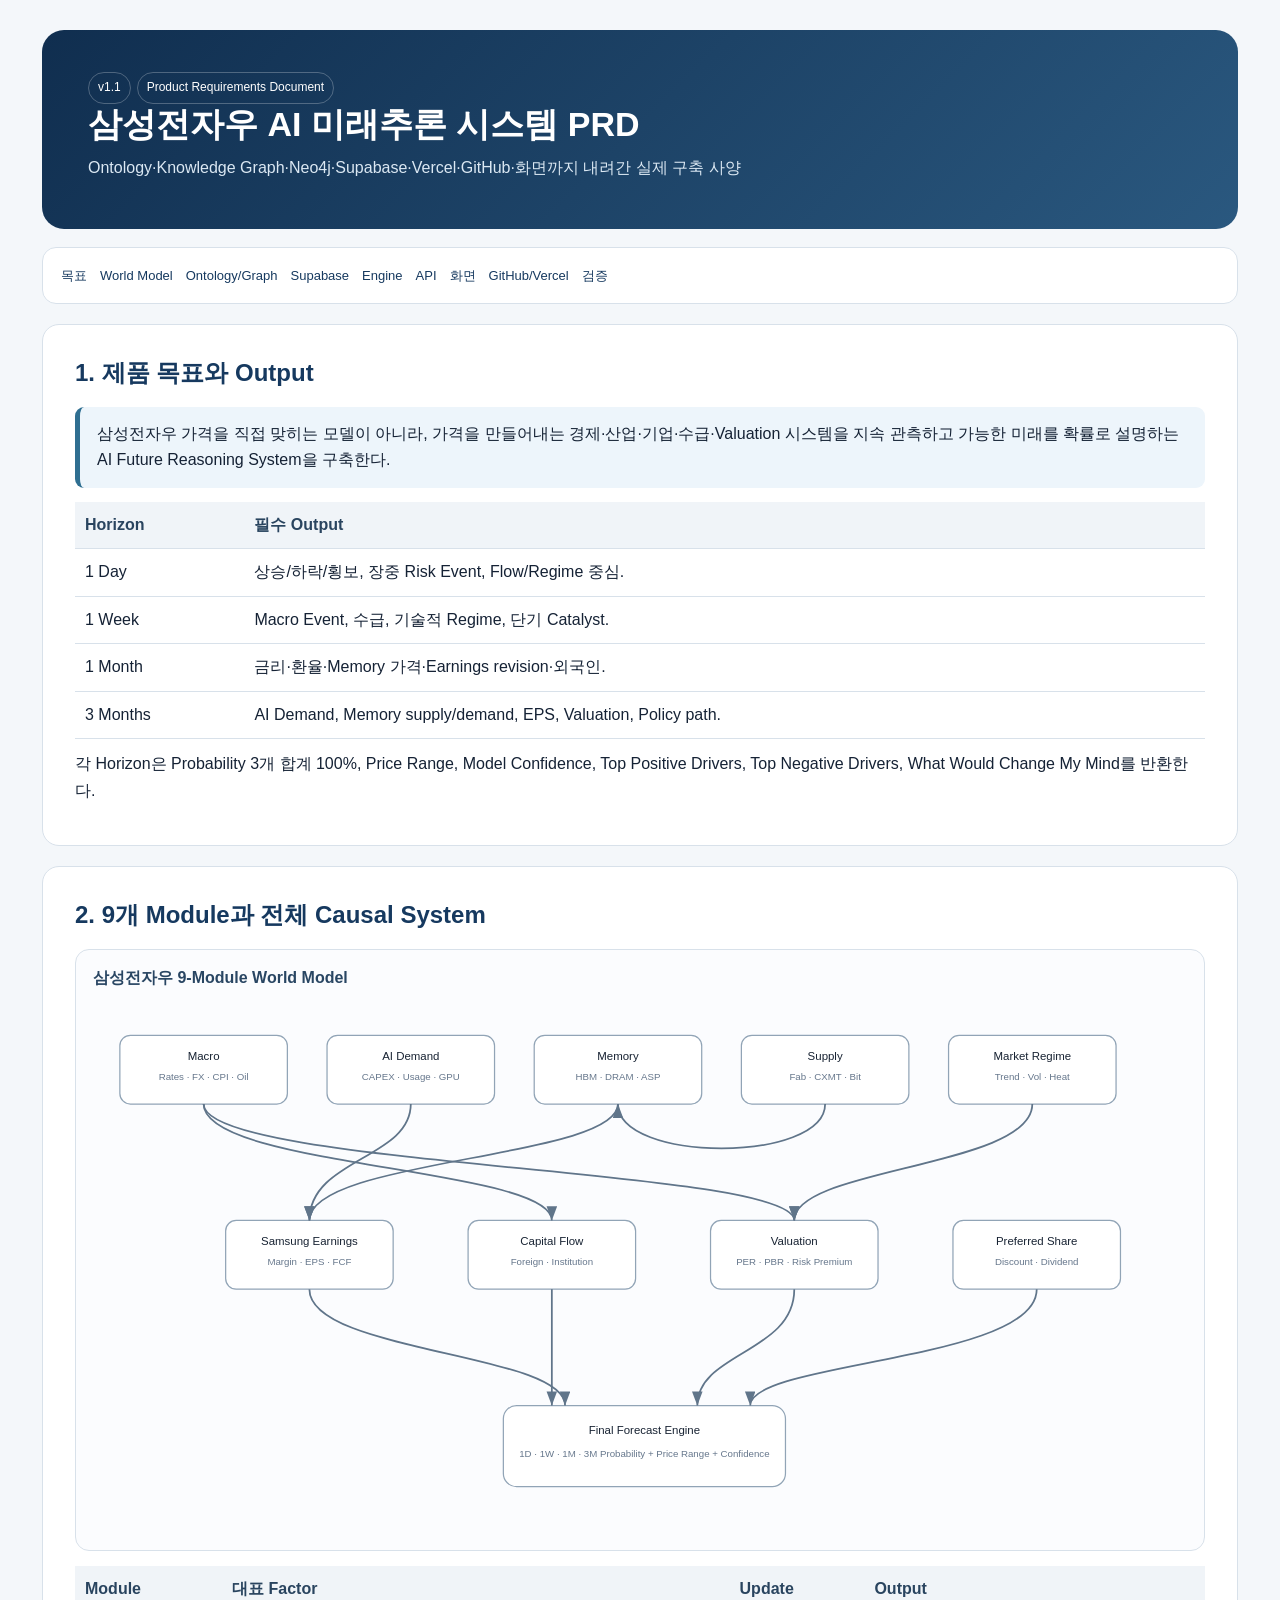
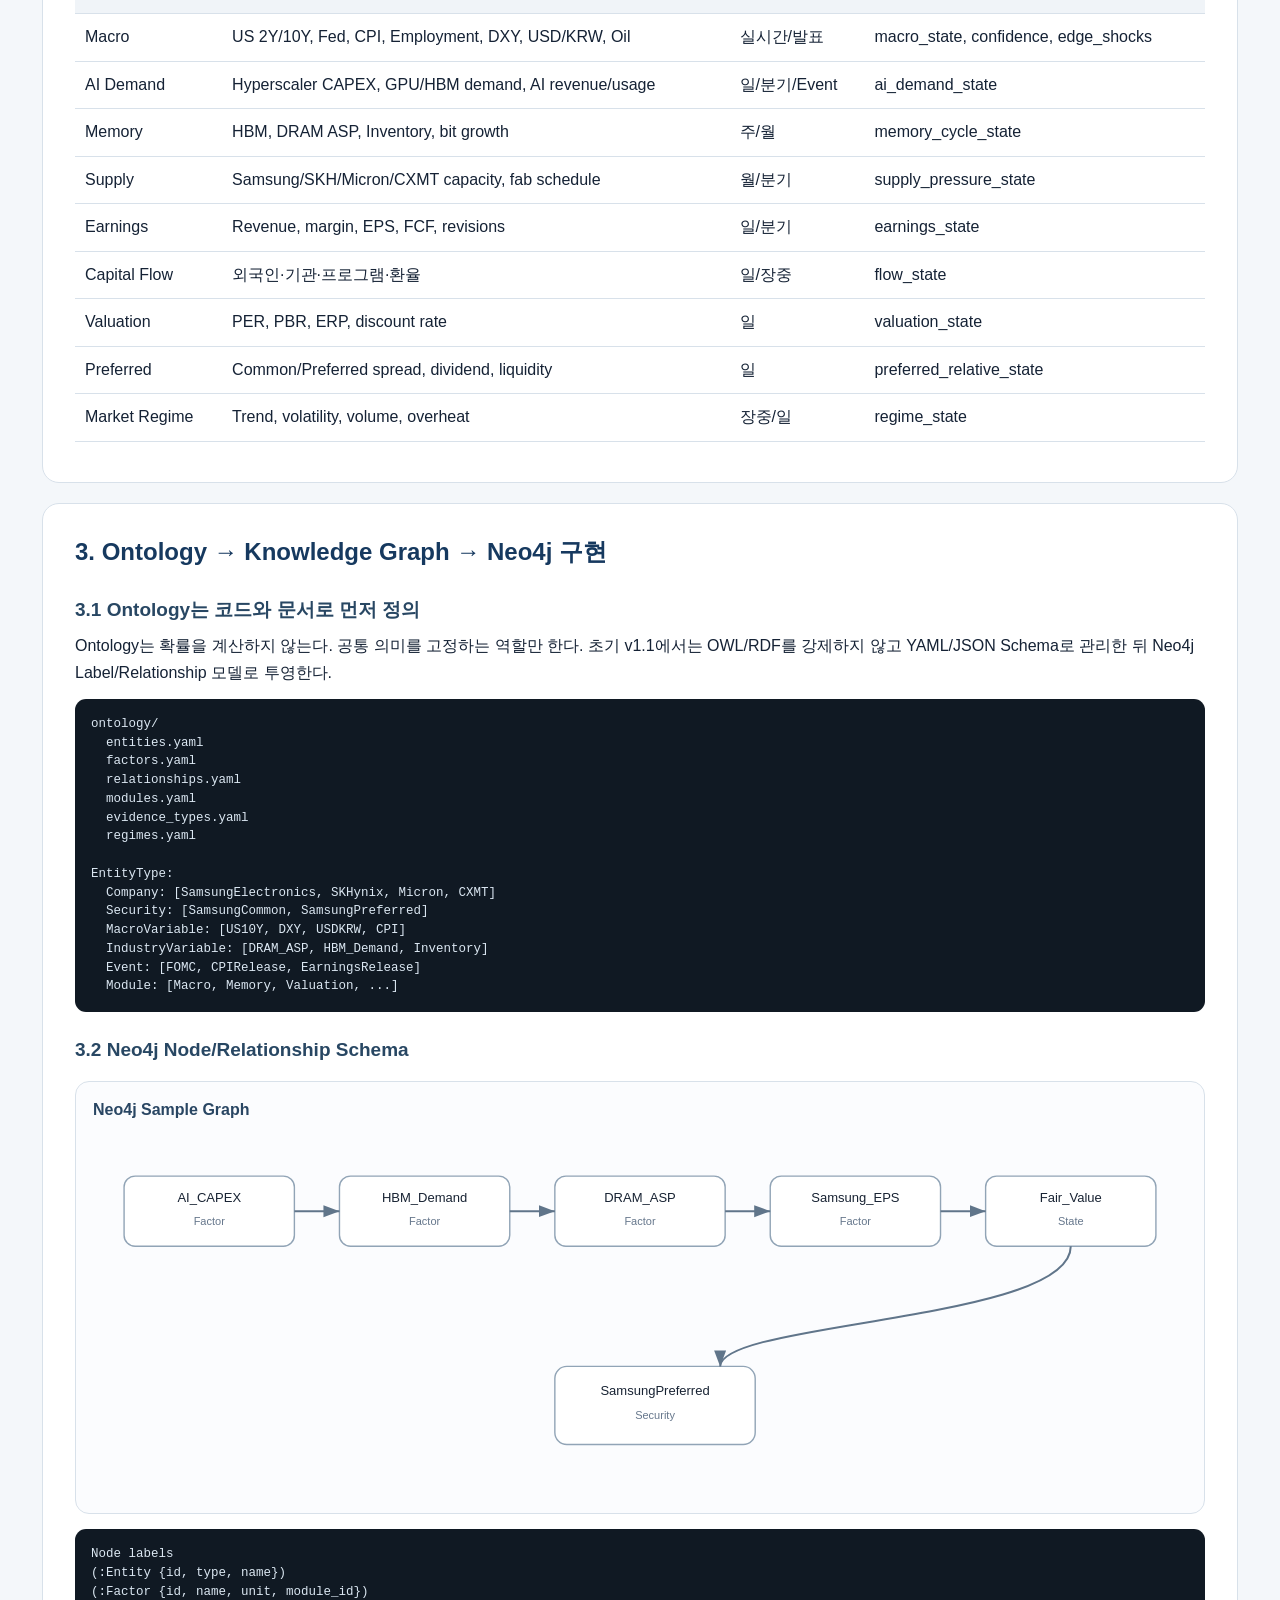
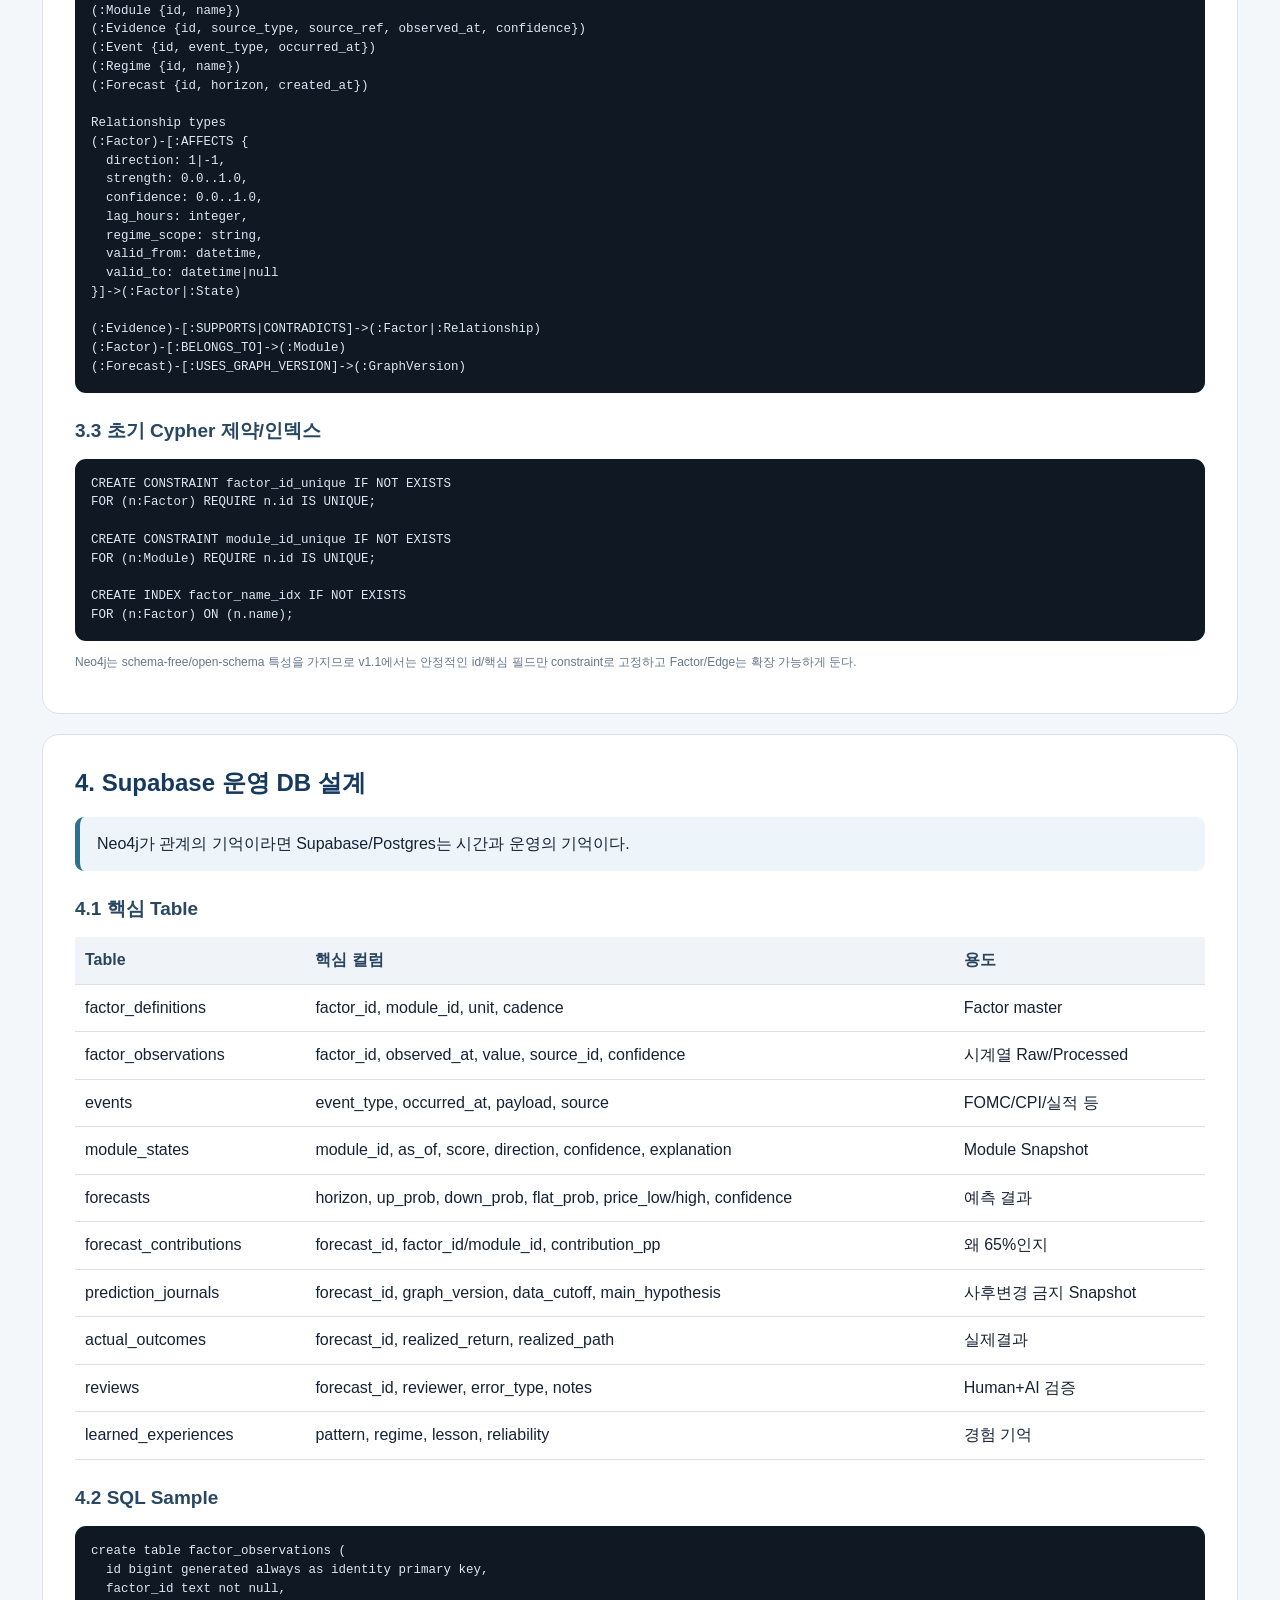
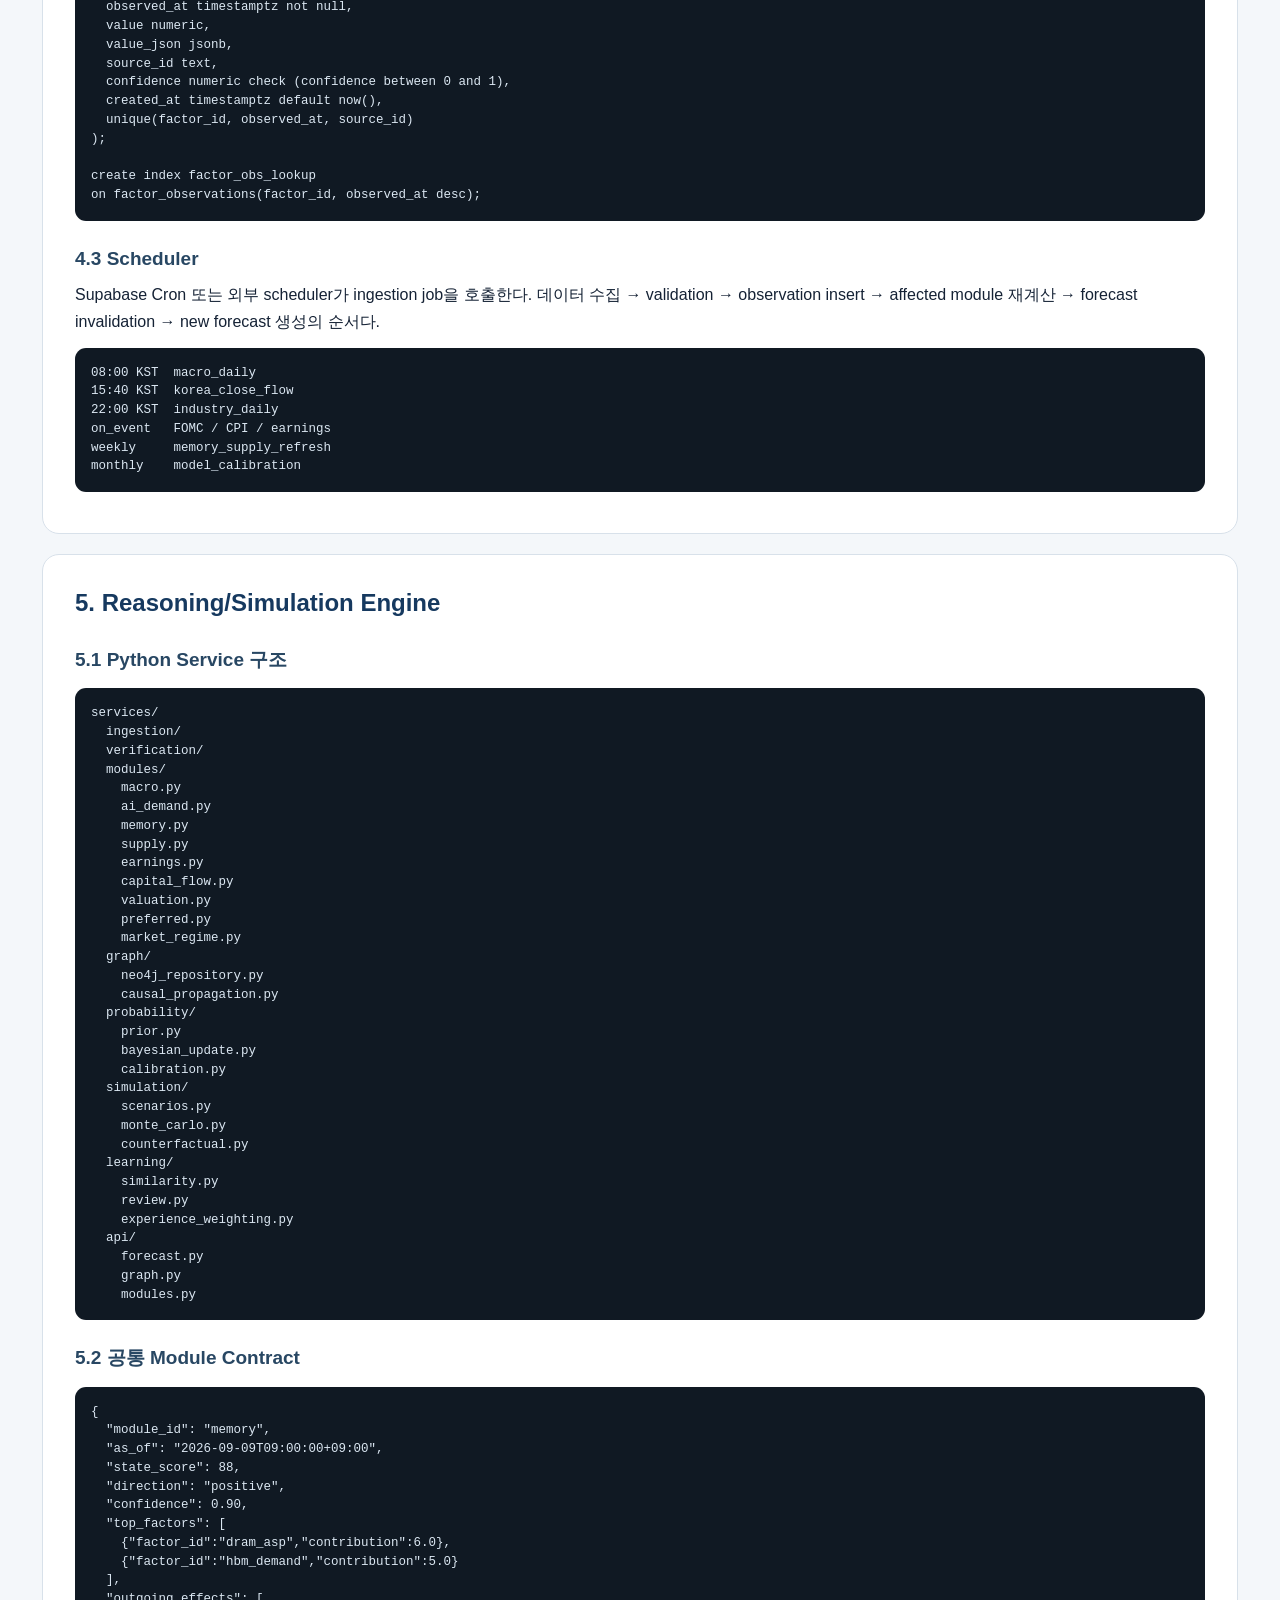
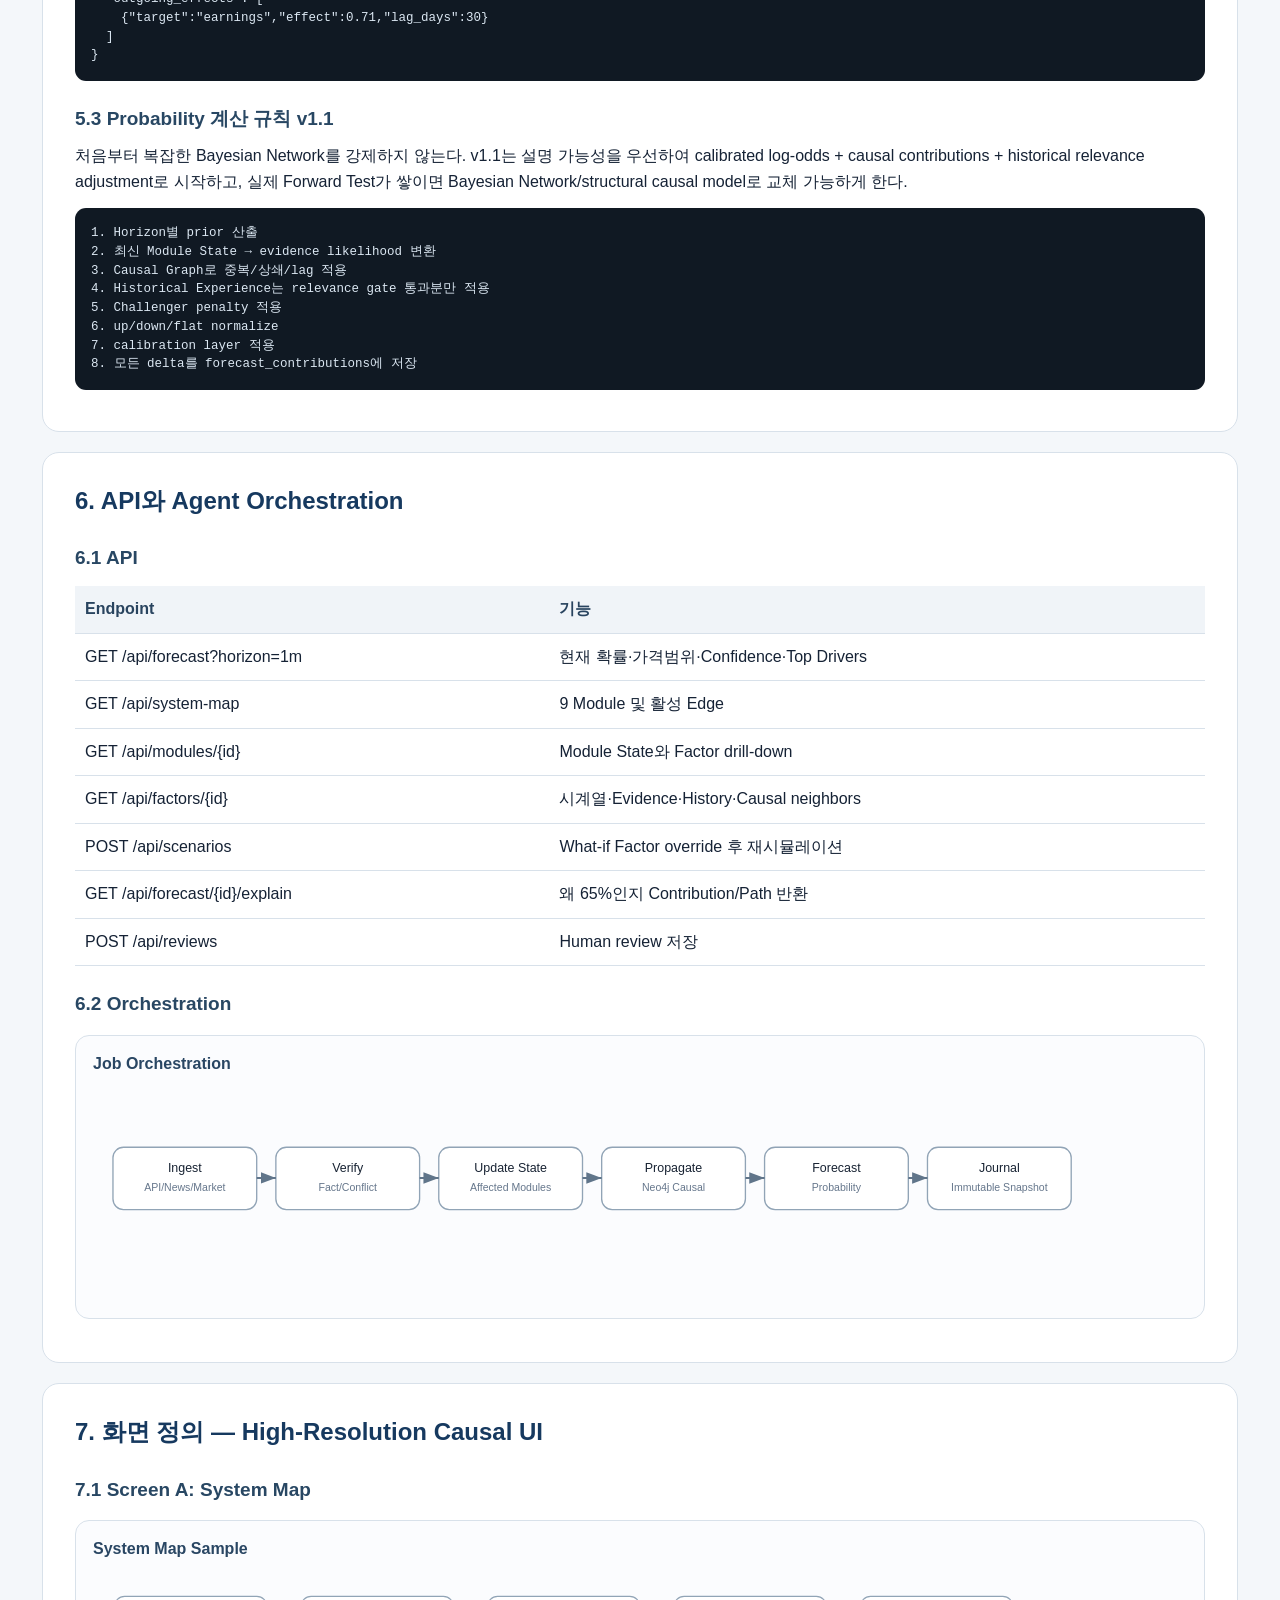
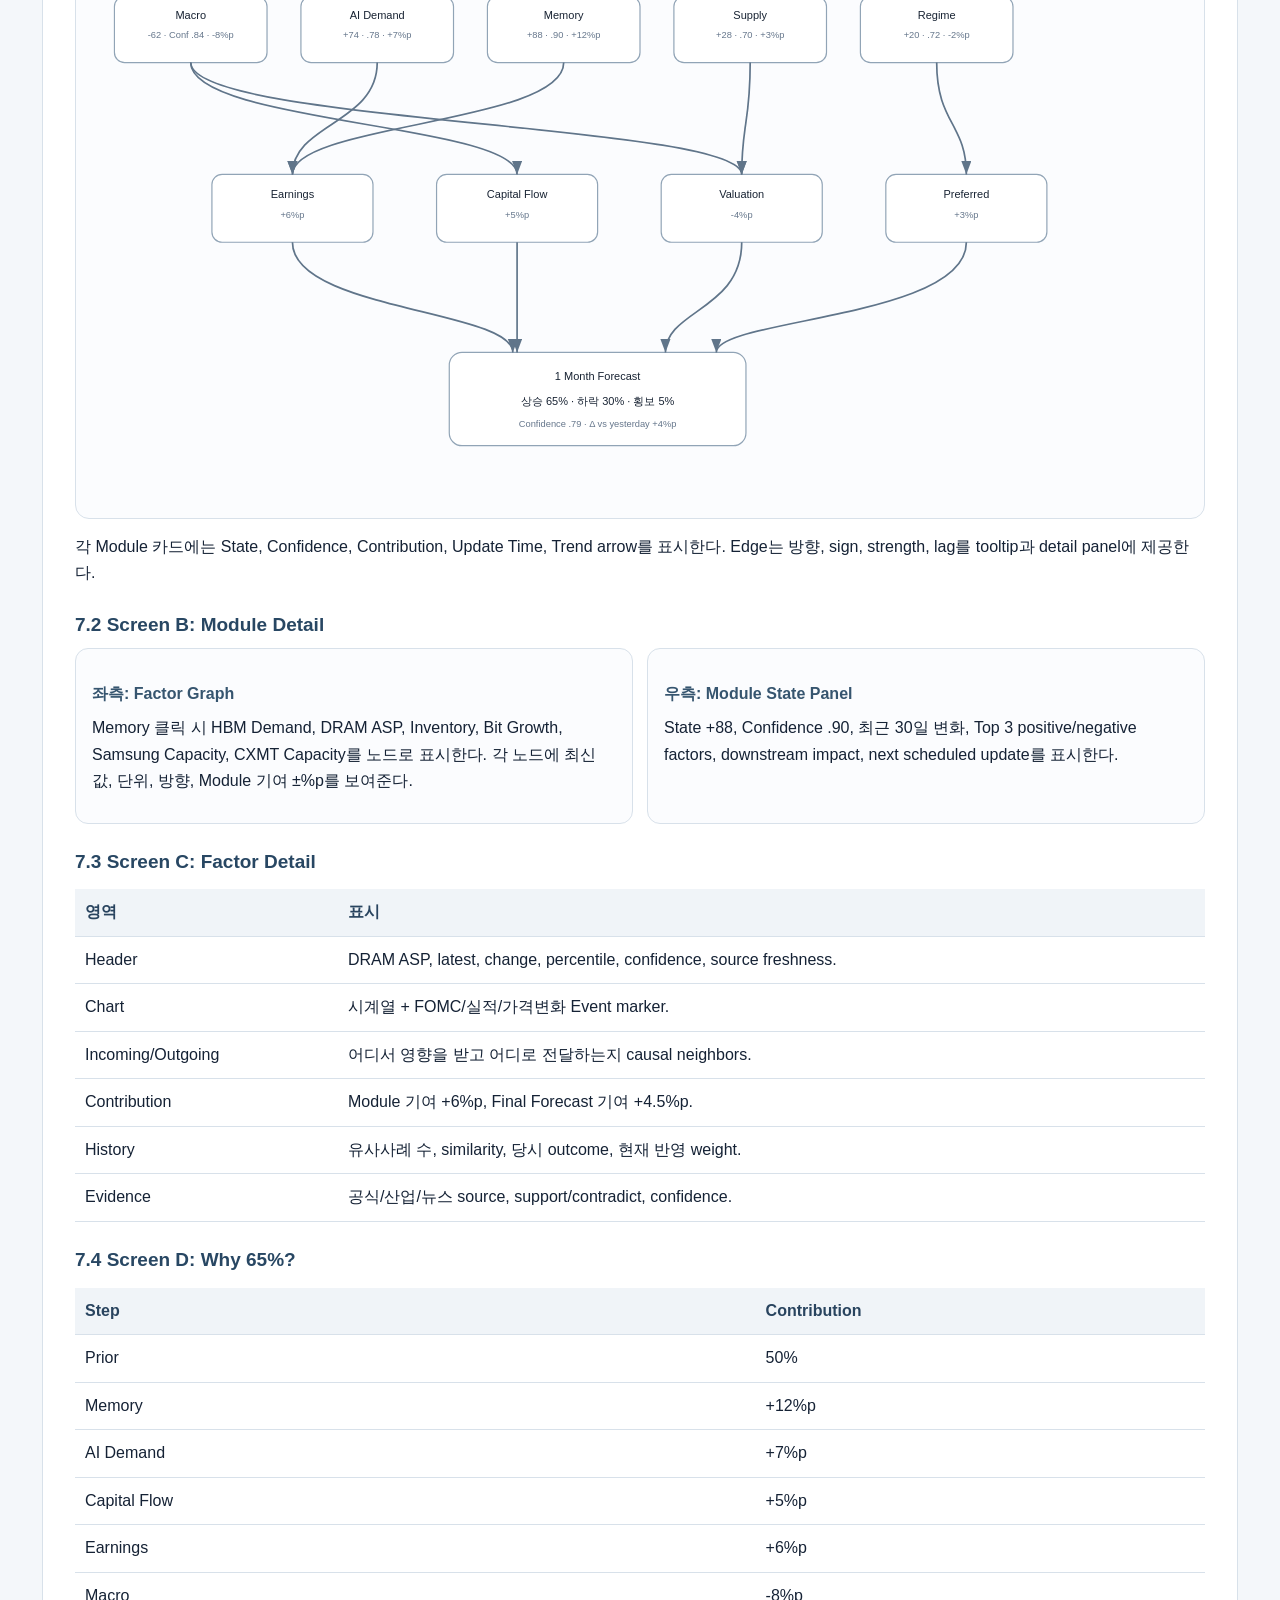
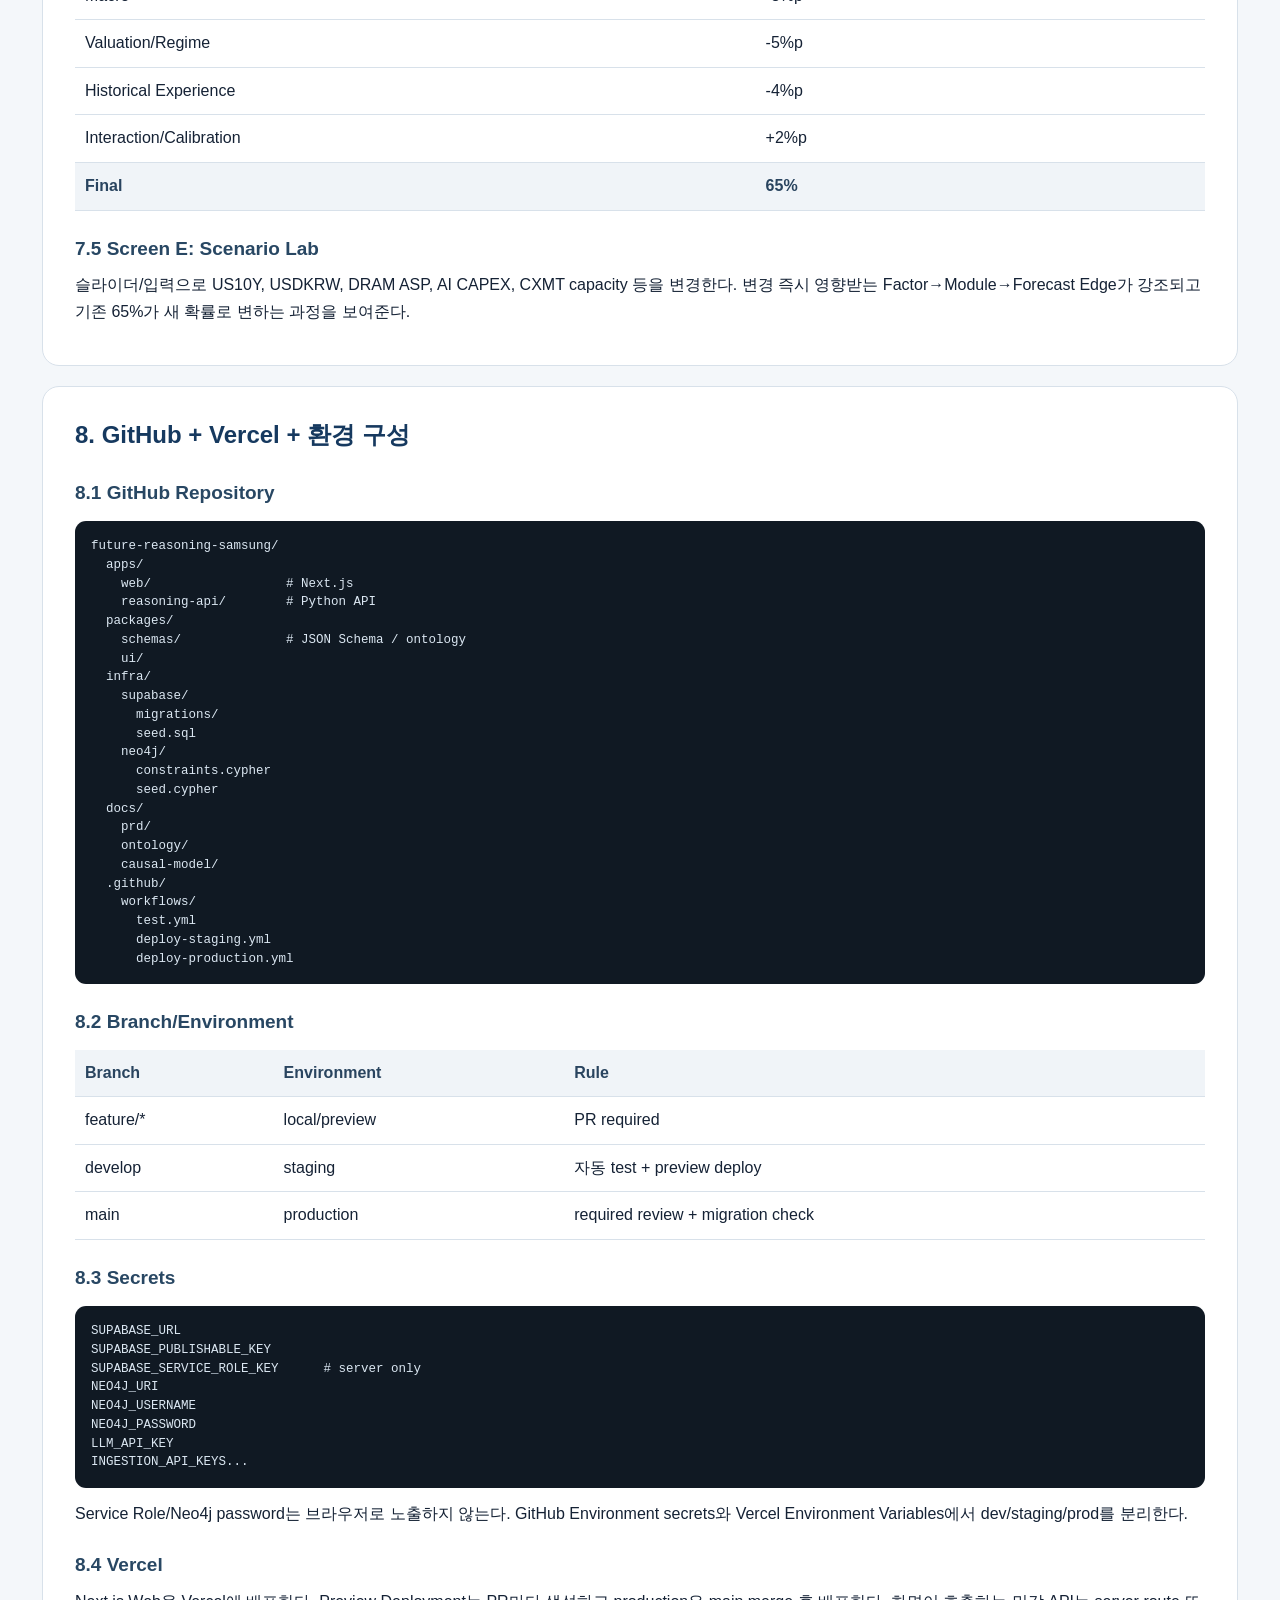
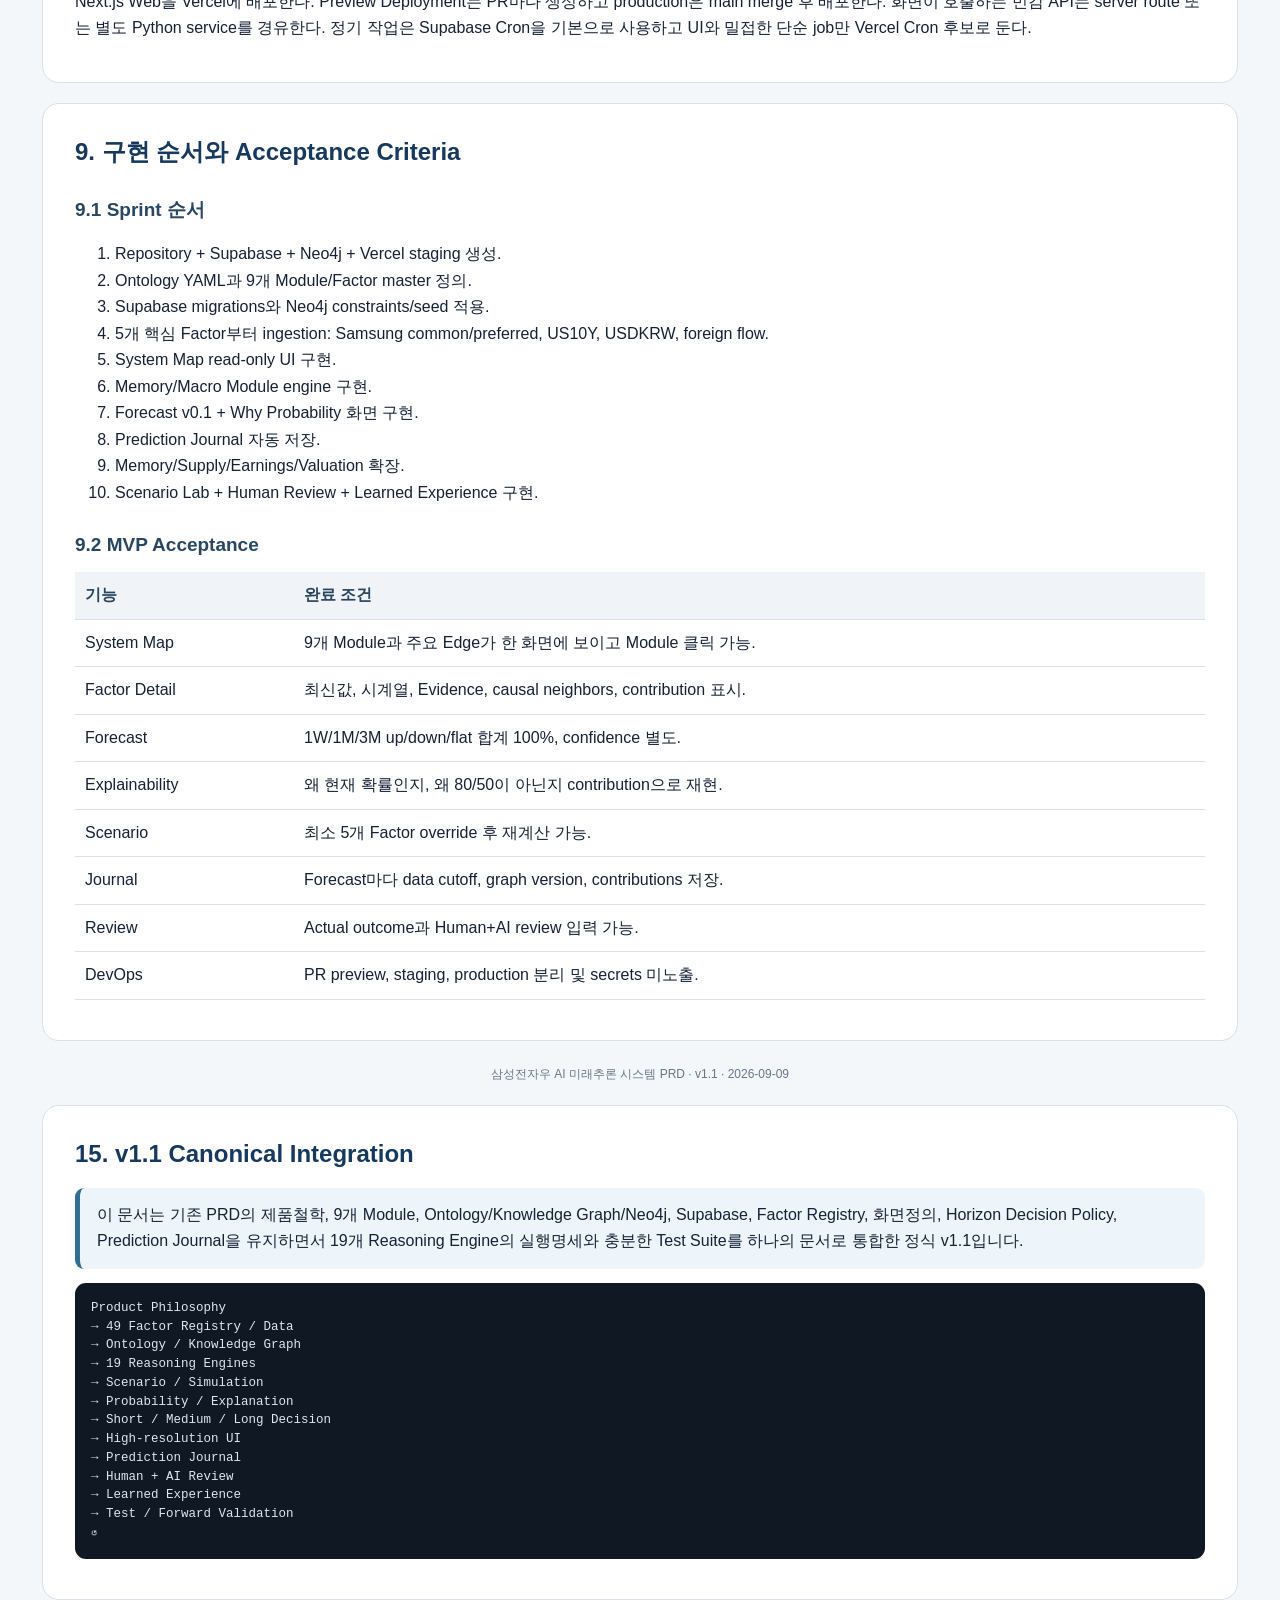
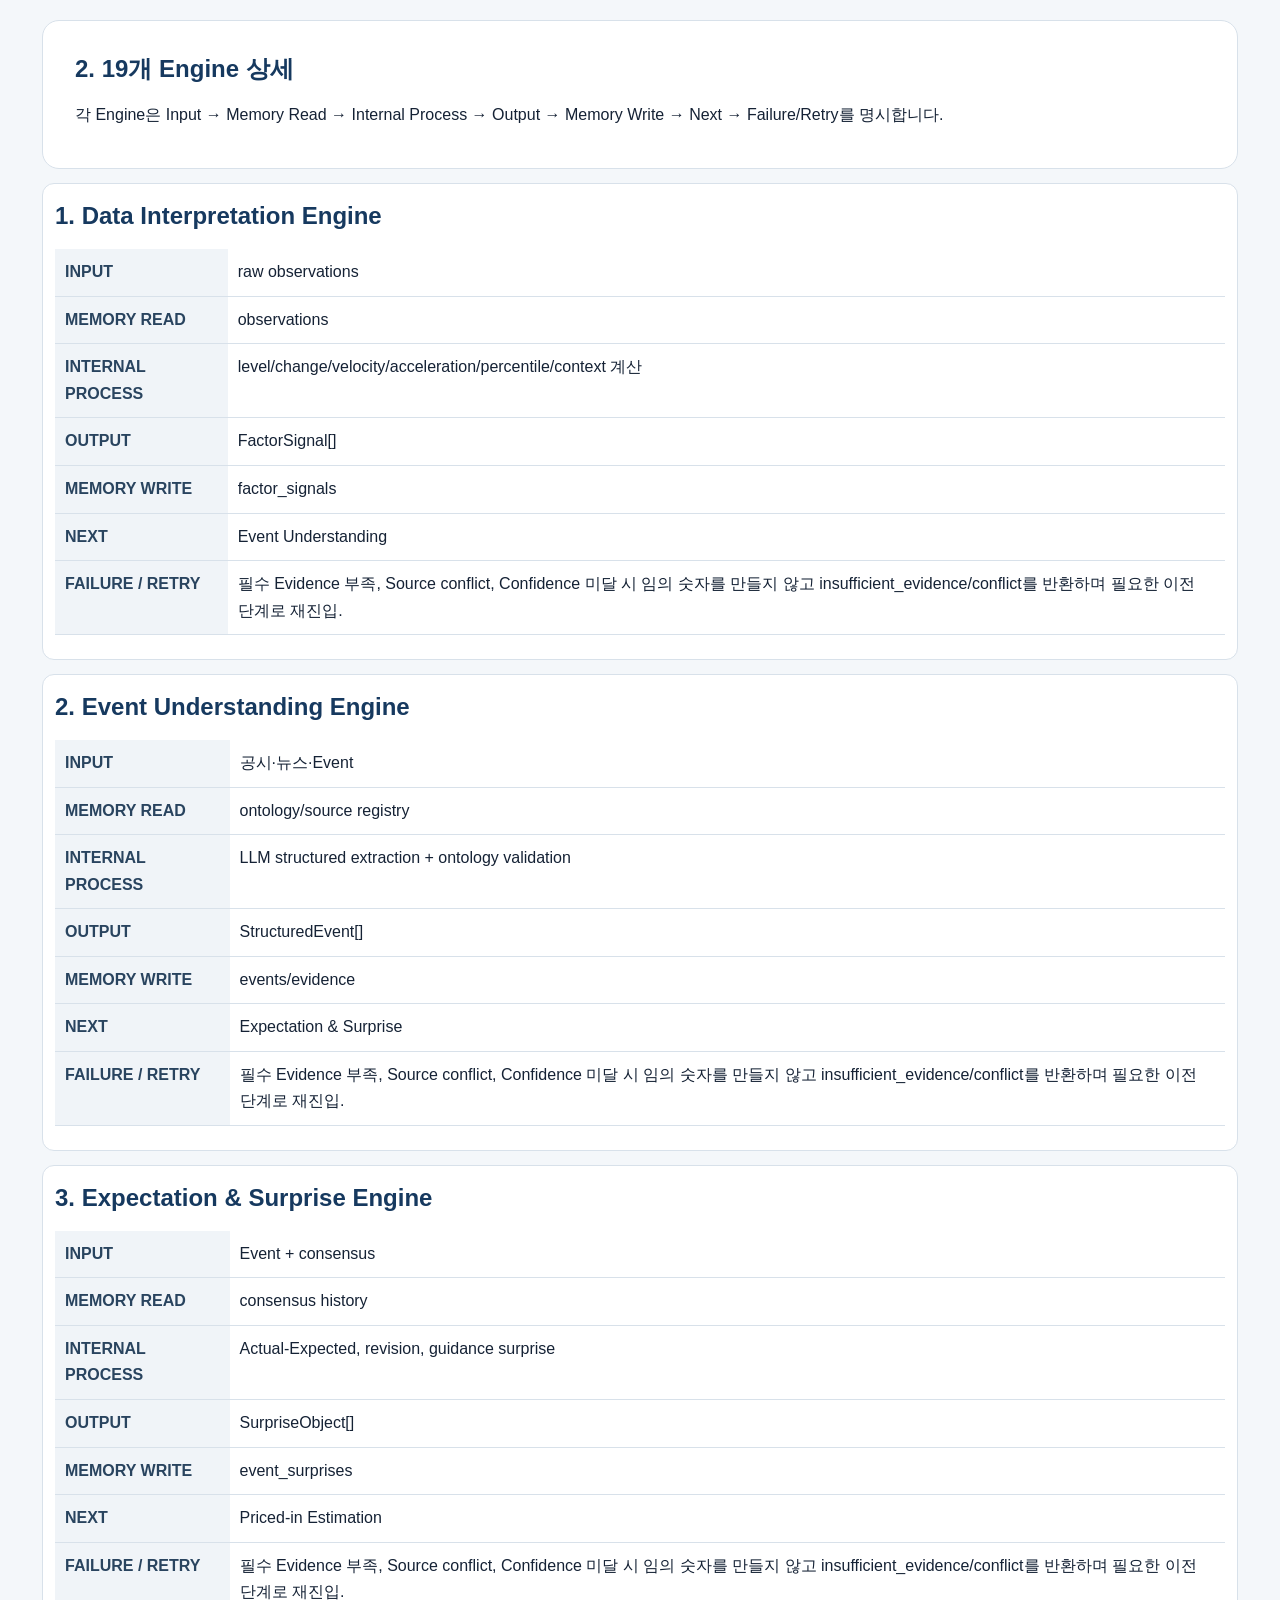
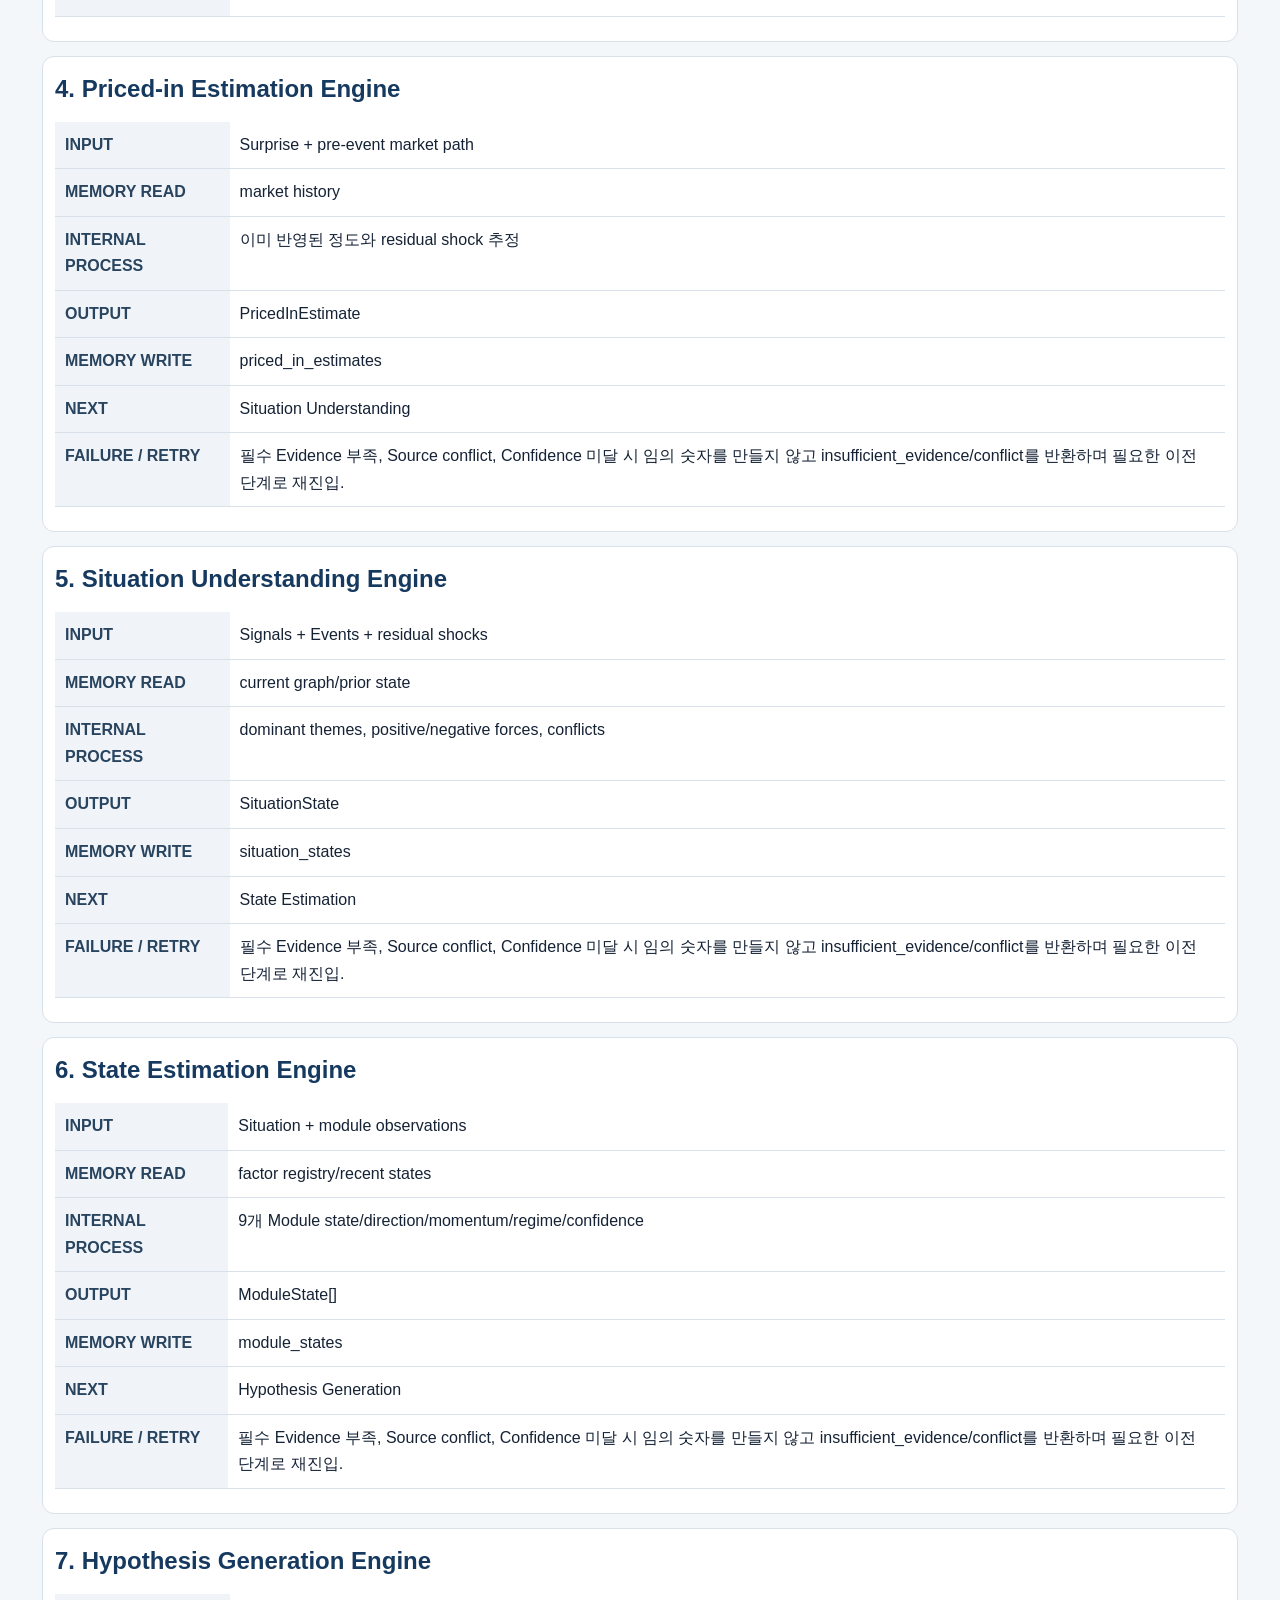
<file: docs/samsung_future_reasoning_prd_v1.1.html>
<!doctype html><html lang="ko"><head><meta charset="utf-8"><meta name="viewport" content="width=device-width,initial-scale=1"><title>삼성전자우 AI 미래추론 시스템 PRD</title><style>
:root{
--bg:#f4f7fa;--card:#fff;--text:#152235;--muted:#65778b;--line:#d8e1ea;
--navy:#16395f;--blue:#2f6f91;--soft:#edf5fb;--green:#eaf6ef;--amber:#fff5d9;--red:#fdeeee;
}
*{box-sizing:border-box} body{margin:0;background:var(--bg);color:var(--text);
font-family:Pretendard,"Noto Sans KR","Apple SD Gothic Neo","Malgun Gothic",Arial,sans-serif;line-height:1.66}
.wrap{max-width:1240px;margin:auto;padding:30px 22px 80px}
.hero{background:linear-gradient(135deg,#102e4f,#2a587f);color:#fff;border-radius:22px;padding:42px 46px}
.hero h1{margin:0 0 10px;font-size:34px;line-height:1.2}.hero p{margin:6px 0;color:#dbe8f3}.tag{display:inline-block;font-size:12px;border:1px solid rgba(255,255,255,.25);padding:5px 9px;border-radius:999px;margin-right:6px}
nav{background:#fff;border:1px solid var(--line);border-radius:14px;padding:14px 18px;margin-top:18px;position:sticky;top:8px;z-index:4}
nav a{color:var(--navy);text-decoration:none;margin-right:13px;font-size:13px}
section{background:#fff;border:1px solid var(--line);border-radius:17px;padding:28px 32px;margin-top:20px}
h2{color:var(--navy);font-size:24px;margin:0 0 13px} h3{color:#284763;font-size:19px;margin:22px 0 8px} h4{color:#36556f;margin:16px 0 5px}
p{margin:7px 0 12px}.small{font-size:12px;color:var(--muted)}
.callout{background:var(--soft);border-left:5px solid var(--blue);padding:14px 17px;border-radius:9px;margin:14px 0}
.rule{background:#fbfcfe;border-left:4px solid #8aa8bf;padding:12px 15px;border-radius:8px;margin:9px 0}.rule b{display:block;color:#203b59}.id{font-size:12px;color:var(--blue);font-weight:700}
.grid2{display:grid;grid-template-columns:1fr 1fr;gap:14px}.grid3{display:grid;grid-template-columns:repeat(3,1fr);gap:14px}
.card{background:#fbfcfe;border:1px solid var(--line);border-radius:13px;padding:16px}
table{width:100%;border-collapse:collapse;margin:12px 0}th,td{padding:10px;border-bottom:1px solid var(--line);text-align:left;vertical-align:top}th{background:#f0f4f8;color:#29445f}
pre{background:#101923;color:#dbe7f2;border-radius:11px;padding:16px;overflow:auto;font-size:12.5px;line-height:1.5}
code{font-family:ui-monospace,SFMono-Regular,Menlo,Consolas,monospace}
.viz{margin:15px 0;border:1px solid var(--line);border-radius:14px;padding:13px;background:#fbfcfe;overflow-x:auto}
.vt{font-weight:700;color:#294663;margin:2px 4px 8px}.viz svg{width:100%;min-width:820px;height:auto}.viz rect{fill:#fff;stroke:#91a4b6;stroke-width:1.4}.viz text{text-anchor:middle;fill:#182333;font-size:13px}.viz text.sm{font-size:11px;fill:#66778c}.viz path.edge{fill:none;stroke:#60758a;stroke-width:2}
.chip{display:inline-block;background:#eef3f7;border:1px solid #d8e1ea;padding:3px 8px;border-radius:999px;font-size:12px;margin:2px 3px 2px 0}
footer{text-align:center;color:var(--muted);font-size:12px;margin-top:24px}
@media(max-width:800px){.wrap{padding:14px 10px 50px}.hero{padding:28px 22px}.hero h1{font-size:27px}.grid2,.grid3{grid-template-columns:1fr}section{padding:21px 18px}nav{position:static}}
 .tests{font-size:10.5px}.tests td,.tests th{padding:5px}.engine{border:1px solid #d8e1ea;border-radius:12px;margin:14px 0;padding:12px}.io{display:grid;grid-template-columns:1fr 1.45fr 1fr;gap:8px}.io>div{border:1px solid #e2e8ee;background:#fbfcfe;border-radius:8px;padding:9px}@media(max-width:850px){.io{grid-template-columns:1fr}}</style><style>.registry{width:100%;border-collapse:collapse;font-size:12px}.registry th,.registry td{padding:8px;border-bottom:1px solid #d8e1ea;vertical-align:top}.registry th{background:#eef3f7;color:#29445f;position:sticky;top:0}.registry .mod{font-weight:700;color:#17395f;white-space:nowrap}.legend{display:flex;flex-wrap:wrap;gap:8px;margin:10px 0}.legend span{background:#eef3f7;border:1px solid #d8e1ea;border-radius:999px;padding:4px 9px;font-size:12px}.wire{border:1px solid #d8e1ea;border-radius:12px;padding:14px;background:#fbfcfe;margin:12px 0;overflow:auto}.wire svg{width:100%;min-width:900px;height:auto}.wire rect{fill:#fff;stroke:#91a4b6;stroke-width:1.3}.wire text{text-anchor:middle;fill:#182333;font-size:12px}.wire .sm{font-size:10px;fill:#66778c}</style><style>
.horizon-grid{display:grid;grid-template-columns:repeat(3,1fr);gap:12px}.hz{border:1px solid #d8e1ea;border-radius:12px;padding:15px;background:#fbfcfe}.hz h4{margin:0 0 7px;color:#17395f}.journal{background:#101923;color:#dbe7f2;border-radius:11px;padding:16px;white-space:pre-wrap;font-family:ui-monospace,SFMono-Regular,Menlo,monospace}
@media(max-width:800px){.horizon-grid{grid-template-columns:1fr}}
</style><style>.eng{border:1px solid #d8e1ea;border-radius:10px;margin:12px 0;padding:13px}.eng h3{margin:0 0 8px;color:#17395f}.io{display:grid;grid-template-columns:1fr 1.5fr 1fr;gap:8px}.io div{background:#fbfcfe;border:1px solid #e0e6ed;border-radius:8px;padding:9px}.tc{font-size:11px}.tc td,.tc th{padding:6px}@media(max-width:800px){.io{grid-template-columns:1fr}}</style></head>
<body><div class="wrap"><header class="hero"><span class="tag">v1.1</span><span class="tag">Product Requirements Document</span><h1>삼성전자우 AI 미래추론 시스템 PRD</h1><p>Ontology·Knowledge Graph·Neo4j·Supabase·Vercel·GitHub·화면까지 내려간 실제 구축 사양</p></header>
<nav><a href="#s1">목표</a><a href="#s2">World Model</a><a href="#s3">Ontology/Graph</a><a href="#s4">Supabase</a><a href="#s5">Engine</a><a href="#s6">API</a><a href="#s7">화면</a><a href="#s8">GitHub/Vercel</a><a href="#s9">검증</a></nav>

<section id="s1"><h2>1. 제품 목표와 Output</h2>
<div class="callout">삼성전자우 가격을 직접 맞히는 모델이 아니라, 가격을 만들어내는 경제·산업·기업·수급·Valuation 시스템을 지속 관측하고 가능한 미래를 확률로 설명하는 AI Future Reasoning System을 구축한다.</div>
<table><tr><th>Horizon</th><th>필수 Output</th></tr>
<tr><td>1 Day</td><td>상승/하락/횡보, 장중 Risk Event, Flow/Regime 중심.</td></tr>
<tr><td>1 Week</td><td>Macro Event, 수급, 기술적 Regime, 단기 Catalyst.</td></tr>
<tr><td>1 Month</td><td>금리·환율·Memory 가격·Earnings revision·외국인.</td></tr>
<tr><td>3 Months</td><td>AI Demand, Memory supply/demand, EPS, Valuation, Policy path.</td></tr></table>
<p>각 Horizon은 Probability 3개 합계 100%, Price Range, Model Confidence, Top Positive Drivers, Top Negative Drivers, What Would Change My Mind를 반환한다.</p>
</section>

<section id="s2"><h2>2. 9개 Module과 전체 Causal System</h2>
<div class="viz"><div class="vt">삼성전자우 9-Module World Model</div><svg viewBox="0 0 1250 600"><defs><marker id="sa" markerWidth="9" markerHeight="9" refX="8" refY="3" orient="auto"><path d="M0,0 L0,6 L8,3 z" fill="#60758a"/></marker></defs>
<g><rect x="35" y="40" width="190" height="78" rx="12"/><rect x="270" y="40" width="190" height="78" rx="12"/><rect x="505" y="40" width="190" height="78" rx="12"/><rect x="740" y="40" width="190" height="78" rx="12"/><rect x="975" y="40" width="190" height="78" rx="12"/>
<rect x="155" y="250" width="190" height="78" rx="12"/><rect x="430" y="250" width="190" height="78" rx="12"/><rect x="705" y="250" width="190" height="78" rx="12"/><rect x="980" y="250" width="190" height="78" rx="12"/><rect x="470" y="460" width="320" height="92" rx="15"/></g>
<g><text x="130" y="68">Macro</text><text x="130" y="91" class="sm">Rates · FX · CPI · Oil</text><text x="365" y="68">AI Demand</text><text x="365" y="91" class="sm">CAPEX · Usage · GPU</text><text x="600" y="68">Memory</text><text x="600" y="91" class="sm">HBM · DRAM · ASP</text><text x="835" y="68">Supply</text><text x="835" y="91" class="sm">Fab · CXMT · Bit</text><text x="1070" y="68">Market Regime</text><text x="1070" y="91" class="sm">Trend · Vol · Heat</text>
<text x="250" y="278">Samsung Earnings</text><text x="250" y="301" class="sm">Margin · EPS · FCF</text><text x="525" y="278">Capital Flow</text><text x="525" y="301" class="sm">Foreign · Institution</text><text x="800" y="278">Valuation</text><text x="800" y="301" class="sm">PER · PBR · Risk Premium</text><text x="1075" y="278">Preferred Share</text><text x="1075" y="301" class="sm">Discount · Dividend</text><text x="630" y="492">Final Forecast Engine</text><text x="630" y="518" class="sm">1D · 1W · 1M · 3M Probability + Price Range + Confidence</text></g>
<g marker-end="url(#sa)"><path class="edge" d="M365 118 C365 180,250 180,250 250"/><path class="edge" d="M600 118 C600 180,250 180,250 250"/><path class="edge" d="M835 118 C835 185,600 185,600 118"/><path class="edge" d="M130 118 C130 190,525 190,525 250"/><path class="edge" d="M130 118 C130 190,800 190,800 250"/><path class="edge" d="M1070 118 C1070 190,800 190,800 250"/><path class="edge" d="M250 328 C250 400,540 400,540 460"/><path class="edge" d="M525 328 V460"/><path class="edge" d="M800 328 C800 400,690 400,690 460"/><path class="edge" d="M1075 328 C1075 410,750 410,750 460"/></g></svg></div>
<table><tr><th>Module</th><th>대표 Factor</th><th>Update</th><th>Output</th></tr>
<tr><td>Macro</td><td>US 2Y/10Y, Fed, CPI, Employment, DXY, USD/KRW, Oil</td><td>실시간/발표</td><td>macro_state, confidence, edge_shocks</td></tr>
<tr><td>AI Demand</td><td>Hyperscaler CAPEX, GPU/HBM demand, AI revenue/usage</td><td>일/분기/Event</td><td>ai_demand_state</td></tr>
<tr><td>Memory</td><td>HBM, DRAM ASP, Inventory, bit growth</td><td>주/월</td><td>memory_cycle_state</td></tr>
<tr><td>Supply</td><td>Samsung/SKH/Micron/CXMT capacity, fab schedule</td><td>월/분기</td><td>supply_pressure_state</td></tr>
<tr><td>Earnings</td><td>Revenue, margin, EPS, FCF, revisions</td><td>일/분기</td><td>earnings_state</td></tr>
<tr><td>Capital Flow</td><td>외국인·기관·프로그램·환율</td><td>일/장중</td><td>flow_state</td></tr>
<tr><td>Valuation</td><td>PER, PBR, ERP, discount rate</td><td>일</td><td>valuation_state</td></tr>
<tr><td>Preferred</td><td>Common/Preferred spread, dividend, liquidity</td><td>일</td><td>preferred_relative_state</td></tr>
<tr><td>Market Regime</td><td>Trend, volatility, volume, overheat</td><td>장중/일</td><td>regime_state</td></tr></table>
</section>

<section id="s3"><h2>3. Ontology → Knowledge Graph → Neo4j 구현</h2>
<h3>3.1 Ontology는 코드와 문서로 먼저 정의</h3>
<p>Ontology는 확률을 계산하지 않는다. 공통 의미를 고정하는 역할만 한다. 초기 v1.1에서는 OWL/RDF를 강제하지 않고 YAML/JSON Schema로 관리한 뒤 Neo4j Label/Relationship 모델로 투영한다.</p>
<pre>ontology/
  entities.yaml
  factors.yaml
  relationships.yaml
  modules.yaml
  evidence_types.yaml
  regimes.yaml

EntityType:
  Company: [SamsungElectronics, SKHynix, Micron, CXMT]
  Security: [SamsungCommon, SamsungPreferred]
  MacroVariable: [US10Y, DXY, USDKRW, CPI]
  IndustryVariable: [DRAM_ASP, HBM_Demand, Inventory]
  Event: [FOMC, CPIRelease, EarningsRelease]
  Module: [Macro, Memory, Valuation, ...]</pre>

<h3>3.2 Neo4j Node/Relationship Schema</h3>
<div class="viz"><div class="vt">Neo4j Sample Graph</div><svg viewBox="0 0 1100 360"><defs><marker id="sb" markerWidth="9" markerHeight="9" refX="8" refY="3" orient="auto"><path d="M0,0 L0,6 L8,3 z" fill="#60758a"/></marker></defs>
<g><rect x="35" y="45" width="170" height="70" rx="11"/><rect x="250" y="45" width="170" height="70" rx="11"/><rect x="465" y="45" width="170" height="70" rx="11"/><rect x="680" y="45" width="170" height="70" rx="11"/><rect x="895" y="45" width="170" height="70" rx="11"/><rect x="465" y="235" width="200" height="78" rx="12"/></g>
<g><text x="120" y="71">AI_CAPEX</text><text x="120" y="94" class="sm">Factor</text><text x="335" y="71">HBM_Demand</text><text x="335" y="94" class="sm">Factor</text><text x="550" y="71">DRAM_ASP</text><text x="550" y="94" class="sm">Factor</text><text x="765" y="71">Samsung_EPS</text><text x="765" y="94" class="sm">Factor</text><text x="980" y="71">Fair_Value</text><text x="980" y="94" class="sm">State</text><text x="565" y="264">SamsungPreferred</text><text x="565" y="287" class="sm">Security</text></g>
<g marker-end="url(#sb)"><path class="edge" d="M205 80 H250"/><path class="edge" d="M420 80 H465"/><path class="edge" d="M635 80 H680"/><path class="edge" d="M850 80 H895"/><path class="edge" d="M980 115 C980 190,630 190,630 235"/></g></svg></div>
<pre>Node labels
(:Entity {id, type, name})
(:Factor {id, name, unit, module_id})
(:Module {id, name})
(:Evidence {id, source_type, source_ref, observed_at, confidence})
(:Event {id, event_type, occurred_at})
(:Regime {id, name})
(:Forecast {id, horizon, created_at})

Relationship types
(:Factor)-[:AFFECTS {
  direction: 1|-1,
  strength: 0.0..1.0,
  confidence: 0.0..1.0,
  lag_hours: integer,
  regime_scope: string,
  valid_from: datetime,
  valid_to: datetime|null
}]->(:Factor|:State)

(:Evidence)-[:SUPPORTS|CONTRADICTS]->(:Factor|:Relationship)
(:Factor)-[:BELONGS_TO]->(:Module)
(:Forecast)-[:USES_GRAPH_VERSION]->(:GraphVersion)</pre>

<h3>3.3 초기 Cypher 제약/인덱스</h3>
<pre>CREATE CONSTRAINT factor_id_unique IF NOT EXISTS
FOR (n:Factor) REQUIRE n.id IS UNIQUE;

CREATE CONSTRAINT module_id_unique IF NOT EXISTS
FOR (n:Module) REQUIRE n.id IS UNIQUE;

CREATE INDEX factor_name_idx IF NOT EXISTS
FOR (n:Factor) ON (n.name);</pre>
<p class="small">Neo4j는 schema-free/open-schema 특성을 가지므로 v1.1에서는 안정적인 id/핵심 필드만 constraint로 고정하고 Factor/Edge는 확장 가능하게 둔다.</p>
</section>

<section id="s4"><h2>4. Supabase 운영 DB 설계</h2>
<div class="callout">Neo4j가 관계의 기억이라면 Supabase/Postgres는 시간과 운영의 기억이다.</div>
<h3>4.1 핵심 Table</h3>
<table><tr><th>Table</th><th>핵심 컬럼</th><th>용도</th></tr>
<tr><td>factor_definitions</td><td>factor_id, module_id, unit, cadence</td><td>Factor master</td></tr>
<tr><td>factor_observations</td><td>factor_id, observed_at, value, source_id, confidence</td><td>시계열 Raw/Processed</td></tr>
<tr><td>events</td><td>event_type, occurred_at, payload, source</td><td>FOMC/CPI/실적 등</td></tr>
<tr><td>module_states</td><td>module_id, as_of, score, direction, confidence, explanation</td><td>Module Snapshot</td></tr>
<tr><td>forecasts</td><td>horizon, up_prob, down_prob, flat_prob, price_low/high, confidence</td><td>예측 결과</td></tr>
<tr><td>forecast_contributions</td><td>forecast_id, factor_id/module_id, contribution_pp</td><td>왜 65%인지</td></tr>
<tr><td>prediction_journals</td><td>forecast_id, graph_version, data_cutoff, main_hypothesis</td><td>사후변경 금지 Snapshot</td></tr>
<tr><td>actual_outcomes</td><td>forecast_id, realized_return, realized_path</td><td>실제결과</td></tr>
<tr><td>reviews</td><td>forecast_id, reviewer, error_type, notes</td><td>Human+AI 검증</td></tr>
<tr><td>learned_experiences</td><td>pattern, regime, lesson, reliability</td><td>경험 기억</td></tr></table>

<h3>4.2 SQL Sample</h3>
<pre>create table factor_observations (
  id bigint generated always as identity primary key,
  factor_id text not null,
  observed_at timestamptz not null,
  value numeric,
  value_json jsonb,
  source_id text,
  confidence numeric check (confidence between 0 and 1),
  created_at timestamptz default now(),
  unique(factor_id, observed_at, source_id)
);

create index factor_obs_lookup
on factor_observations(factor_id, observed_at desc);</pre>

<h3>4.3 Scheduler</h3>
<p>Supabase Cron 또는 외부 scheduler가 ingestion job을 호출한다. 데이터 수집 → validation → observation insert → affected module 재계산 → forecast invalidation → new forecast 생성의 순서다.</p>
<pre>08:00 KST  macro_daily
15:40 KST  korea_close_flow
22:00 KST  industry_daily
on_event   FOMC / CPI / earnings
weekly     memory_supply_refresh
monthly    model_calibration</pre>
</section>

<section id="s5"><h2>5. Reasoning/Simulation Engine</h2>
<h3>5.1 Python Service 구조</h3>
<pre>services/
  ingestion/
  verification/
  modules/
    macro.py
    ai_demand.py
    memory.py
    supply.py
    earnings.py
    capital_flow.py
    valuation.py
    preferred.py
    market_regime.py
  graph/
    neo4j_repository.py
    causal_propagation.py
  probability/
    prior.py
    bayesian_update.py
    calibration.py
  simulation/
    scenarios.py
    monte_carlo.py
    counterfactual.py
  learning/
    similarity.py
    review.py
    experience_weighting.py
  api/
    forecast.py
    graph.py
    modules.py</pre>

<h3>5.2 공통 Module Contract</h3>
<pre>{
  "module_id": "memory",
  "as_of": "2026-09-09T09:00:00+09:00",
  "state_score": 88,
  "direction": "positive",
  "confidence": 0.90,
  "top_factors": [
    {"factor_id":"dram_asp","contribution":6.0},
    {"factor_id":"hbm_demand","contribution":5.0}
  ],
  "outgoing_effects": [
    {"target":"earnings","effect":0.71,"lag_days":30}
  ]
}</pre>

<h3>5.3 Probability 계산 규칙 v1.1</h3>
<p>처음부터 복잡한 Bayesian Network를 강제하지 않는다. v1.1는 설명 가능성을 우선하여 calibrated log-odds + causal contributions + historical relevance adjustment로 시작하고, 실제 Forward Test가 쌓이면 Bayesian Network/structural causal model로 교체 가능하게 한다.</p>
<pre>1. Horizon별 prior 산출
2. 최신 Module State → evidence likelihood 변환
3. Causal Graph로 중복/상쇄/lag 적용
4. Historical Experience는 relevance gate 통과분만 적용
5. Challenger penalty 적용
6. up/down/flat normalize
7. calibration layer 적용
8. 모든 delta를 forecast_contributions에 저장</pre>
</section>

<section id="s6"><h2>6. API와 Agent Orchestration</h2>
<h3>6.1 API</h3>
<table><tr><th>Endpoint</th><th>기능</th></tr>
<tr><td>GET /api/forecast?horizon=1m</td><td>현재 확률·가격범위·Confidence·Top Drivers</td></tr>
<tr><td>GET /api/system-map</td><td>9 Module 및 활성 Edge</td></tr>
<tr><td>GET /api/modules/{id}</td><td>Module State와 Factor drill-down</td></tr>
<tr><td>GET /api/factors/{id}</td><td>시계열·Evidence·History·Causal neighbors</td></tr>
<tr><td>POST /api/scenarios</td><td>What-if Factor override 후 재시뮬레이션</td></tr>
<tr><td>GET /api/forecast/{id}/explain</td><td>왜 65%인지 Contribution/Path 반환</td></tr>
<tr><td>POST /api/reviews</td><td>Human review 저장</td></tr></table>

<h3>6.2 Orchestration</h3>
<div class="viz"><div class="vt">Job Orchestration</div><svg viewBox="0 0 1150 220"><defs><marker id="sc" markerWidth="9" markerHeight="9" refX="8" refY="3" orient="auto"><path d="M0,0 L0,6 L8,3 z" fill="#60758a"/></marker></defs><g>
<rect x="25" y="65" width="150" height="65" rx="11"/><rect x="195" y="65" width="150" height="65" rx="11"/><rect x="365" y="65" width="150" height="65" rx="11"/><rect x="535" y="65" width="150" height="65" rx="11"/><rect x="705" y="65" width="150" height="65" rx="11"/><rect x="875" y="65" width="150" height="65" rx="11"/></g><g>
<text x="100" y="91">Ingest</text><text x="100" y="111" class="sm">API/News/Market</text><text x="270" y="91">Verify</text><text x="270" y="111" class="sm">Fact/Conflict</text><text x="440" y="91">Update State</text><text x="440" y="111" class="sm">Affected Modules</text><text x="610" y="91">Propagate</text><text x="610" y="111" class="sm">Neo4j Causal</text><text x="780" y="91">Forecast</text><text x="780" y="111" class="sm">Probability</text><text x="950" y="91">Journal</text><text x="950" y="111" class="sm">Immutable Snapshot</text></g>
<g marker-end="url(#sc)"><path class="edge" d="M175 97 H195"/><path class="edge" d="M345 97 H365"/><path class="edge" d="M515 97 H535"/><path class="edge" d="M685 97 H705"/><path class="edge" d="M855 97 H875"/></g></svg></div>
</section>

<section id="s7"><h2>7. 화면 정의 — High-Resolution Causal UI</h2>
<h3>7.1 Screen A: System Map</h3>
<div class="viz"><div class="vt">System Map Sample</div><svg viewBox="0 0 1300 620"><defs><marker id="sd" markerWidth="9" markerHeight="9" refX="8" refY="3" orient="auto"><path d="M0,0 L0,6 L8,3 z" fill="#60758a"/></marker></defs>
<g><rect x="30" y="30" width="180" height="78" rx="12"/><rect x="250" y="30" width="180" height="78" rx="12"/><rect x="470" y="30" width="180" height="78" rx="12"/><rect x="690" y="30" width="180" height="78" rx="12"/><rect x="910" y="30" width="180" height="78" rx="12"/>
<rect x="145" y="240" width="190" height="80" rx="12"/><rect x="410" y="240" width="190" height="80" rx="12"/><rect x="675" y="240" width="190" height="80" rx="12"/><rect x="940" y="240" width="190" height="80" rx="12"/>
<rect x="425" y="450" width="350" height="110" rx="15"/></g>
<g><text x="120" y="57">Macro</text><text x="120" y="79" class="sm">-62 · Conf .84 · -8%p</text><text x="340" y="57">AI Demand</text><text x="340" y="79" class="sm">+74 · .78 · +7%p</text><text x="560" y="57">Memory</text><text x="560" y="79" class="sm">+88 · .90 · +12%p</text><text x="780" y="57">Supply</text><text x="780" y="79" class="sm">+28 · .70 · +3%p</text><text x="1000" y="57">Regime</text><text x="1000" y="79" class="sm">+20 · .72 · -2%p</text>
<text x="240" y="268">Earnings</text><text x="240" y="291" class="sm">+6%p</text><text x="505" y="268">Capital Flow</text><text x="505" y="291" class="sm">+5%p</text><text x="770" y="268">Valuation</text><text x="770" y="291" class="sm">-4%p</text><text x="1035" y="268">Preferred</text><text x="1035" y="291" class="sm">+3%p</text><text x="600" y="482">1 Month Forecast</text><text x="600" y="512">상승 65% · 하락 30% · 횡보 5%</text><text x="600" y="538" class="sm">Confidence .79 · Δ vs yesterday +4%p</text></g>
<g marker-end="url(#sd)"><path class="edge" d="M340 108 C340 180,240 180,240 240"/><path class="edge" d="M560 108 C560 180,240 180,240 240"/><path class="edge" d="M120 108 C120 180,505 180,505 240"/><path class="edge" d="M120 108 C120 180,770 180,770 240"/><path class="edge" d="M780 108 C780 180,770 180,770 240"/><path class="edge" d="M1000 108 C1000 180,1035 180,1035 240"/><path class="edge" d="M240 320 C240 400,500 400,500 450"/><path class="edge" d="M505 320 V450"/><path class="edge" d="M770 320 C770 400,680 400,680 450"/><path class="edge" d="M1035 320 C1035 410,740 410,740 450"/></g></svg></div>
<p>각 Module 카드에는 State, Confidence, Contribution, Update Time, Trend arrow를 표시한다. Edge는 방향, sign, strength, lag를 tooltip과 detail panel에 제공한다.</p>

<h3>7.2 Screen B: Module Detail</h3>
<div class="grid2"><div class="card"><h4>좌측: Factor Graph</h4><p>Memory 클릭 시 HBM Demand, DRAM ASP, Inventory, Bit Growth, Samsung Capacity, CXMT Capacity를 노드로 표시한다. 각 노드에 최신값, 단위, 방향, Module 기여 ±%p를 보여준다.</p></div>
<div class="card"><h4>우측: Module State Panel</h4><p>State +88, Confidence .90, 최근 30일 변화, Top 3 positive/negative factors, downstream impact, next scheduled update를 표시한다.</p></div></div>

<h3>7.3 Screen C: Factor Detail</h3>
<table><tr><th>영역</th><th>표시</th></tr>
<tr><td>Header</td><td>DRAM ASP, latest, change, percentile, confidence, source freshness.</td></tr>
<tr><td>Chart</td><td>시계열 + FOMC/실적/가격변화 Event marker.</td></tr>
<tr><td>Incoming/Outgoing</td><td>어디서 영향을 받고 어디로 전달하는지 causal neighbors.</td></tr>
<tr><td>Contribution</td><td>Module 기여 +6%p, Final Forecast 기여 +4.5%p.</td></tr>
<tr><td>History</td><td>유사사례 수, similarity, 당시 outcome, 현재 반영 weight.</td></tr>
<tr><td>Evidence</td><td>공식/산업/뉴스 source, support/contradict, confidence.</td></tr></table>

<h3>7.4 Screen D: Why 65%?</h3>
<table><tr><th>Step</th><th>Contribution</th></tr>
<tr><td>Prior</td><td>50%</td></tr><tr><td>Memory</td><td>+12%p</td></tr><tr><td>AI Demand</td><td>+7%p</td></tr><tr><td>Capital Flow</td><td>+5%p</td></tr><tr><td>Earnings</td><td>+6%p</td></tr><tr><td>Macro</td><td>-8%p</td></tr><tr><td>Valuation/Regime</td><td>-5%p</td></tr><tr><td>Historical Experience</td><td>-4%p</td></tr><tr><td>Interaction/Calibration</td><td>+2%p</td></tr><tr><th>Final</th><th>65%</th></tr></table>

<h3>7.5 Screen E: Scenario Lab</h3>
<p>슬라이더/입력으로 US10Y, USDKRW, DRAM ASP, AI CAPEX, CXMT capacity 등을 변경한다. 변경 즉시 영향받는 Factor→Module→Forecast Edge가 강조되고 기존 65%가 새 확률로 변하는 과정을 보여준다.</p>
</section>

<section id="s8"><h2>8. GitHub + Vercel + 환경 구성</h2>
<h3>8.1 GitHub Repository</h3>
<pre>future-reasoning-samsung/
  apps/
    web/                  # Next.js
    reasoning-api/        # Python API
  packages/
    schemas/              # JSON Schema / ontology
    ui/
  infra/
    supabase/
      migrations/
      seed.sql
    neo4j/
      constraints.cypher
      seed.cypher
  docs/
    prd/
    ontology/
    causal-model/
  .github/
    workflows/
      test.yml
      deploy-staging.yml
      deploy-production.yml</pre>

<h3>8.2 Branch/Environment</h3>
<table><tr><th>Branch</th><th>Environment</th><th>Rule</th></tr>
<tr><td>feature/*</td><td>local/preview</td><td>PR required</td></tr>
<tr><td>develop</td><td>staging</td><td>자동 test + preview deploy</td></tr>
<tr><td>main</td><td>production</td><td>required review + migration check</td></tr></table>

<h3>8.3 Secrets</h3>
<pre>SUPABASE_URL
SUPABASE_PUBLISHABLE_KEY
SUPABASE_SERVICE_ROLE_KEY      # server only
NEO4J_URI
NEO4J_USERNAME
NEO4J_PASSWORD
LLM_API_KEY
INGESTION_API_KEYS...</pre>
<p>Service Role/Neo4j password는 브라우저로 노출하지 않는다. GitHub Environment secrets와 Vercel Environment Variables에서 dev/staging/prod를 분리한다.</p>

<h3>8.4 Vercel</h3>
<p>Next.js Web을 Vercel에 배포한다. Preview Deployment는 PR마다 생성하고 production은 main merge 후 배포한다. 화면이 호출하는 민감 API는 server route 또는 별도 Python service를 경유한다. 정기 작업은 Supabase Cron을 기본으로 사용하고 UI와 밀접한 단순 job만 Vercel Cron 후보로 둔다.</p>
</section>

<section id="s9"><h2>9. 구현 순서와 Acceptance Criteria</h2>
<h3>9.1 Sprint 순서</h3>
<ol>
<li>Repository + Supabase + Neo4j + Vercel staging 생성.</li>
<li>Ontology YAML과 9개 Module/Factor master 정의.</li>
<li>Supabase migrations와 Neo4j constraints/seed 적용.</li>
<li>5개 핵심 Factor부터 ingestion: Samsung common/preferred, US10Y, USDKRW, foreign flow.</li>
<li>System Map read-only UI 구현.</li>
<li>Memory/Macro Module engine 구현.</li>
<li>Forecast v0.1 + Why Probability 화면 구현.</li>
<li>Prediction Journal 자동 저장.</li>
<li>Memory/Supply/Earnings/Valuation 확장.</li>
<li>Scenario Lab + Human Review + Learned Experience 구현.</li>
</ol>

<h3>9.2 MVP Acceptance</h3>
<table><tr><th>기능</th><th>완료 조건</th></tr>
<tr><td>System Map</td><td>9개 Module과 주요 Edge가 한 화면에 보이고 Module 클릭 가능.</td></tr>
<tr><td>Factor Detail</td><td>최신값, 시계열, Evidence, causal neighbors, contribution 표시.</td></tr>
<tr><td>Forecast</td><td>1W/1M/3M up/down/flat 합계 100%, confidence 별도.</td></tr>
<tr><td>Explainability</td><td>왜 현재 확률인지, 왜 80/50이 아닌지 contribution으로 재현.</td></tr>
<tr><td>Scenario</td><td>최소 5개 Factor override 후 재계산 가능.</td></tr>
<tr><td>Journal</td><td>Forecast마다 data cutoff, graph version, contributions 저장.</td></tr>
<tr><td>Review</td><td>Actual outcome과 Human+AI review 입력 가능.</td></tr>
<tr><td>DevOps</td><td>PR preview, staging, production 분리 및 secrets 미노출.</td></tr></table>
</section>
<footer>삼성전자우 AI 미래추론 시스템 PRD · v1.1 · 2026-09-09</footer><section><h2>15. v1.1 Canonical Integration</h2>
<div class="callout">이 문서는 기존 PRD의 제품철학, 9개 Module, Ontology/Knowledge Graph/Neo4j, Supabase, Factor Registry, 화면정의, Horizon Decision Policy, Prediction Journal을 유지하면서 19개 Reasoning Engine의 실행명세와 충분한 Test Suite를 하나의 문서로 통합한 정식 v1.1입니다.</div>
<pre>Product Philosophy
→ 49 Factor Registry / Data
→ Ontology / Knowledge Graph
→ 19 Reasoning Engines
→ Scenario / Simulation
→ Probability / Explanation
→ Short / Medium / Long Decision
→ High-resolution UI
→ Prediction Journal
→ Human + AI Review
→ Learned Experience
→ Test / Forward Validation
↺</pre></section><section><h2>2. 19개 Engine 상세</h2><p>각 Engine은 Input → Memory Read → Internal Process → Output → Memory Write → Next → Failure/Retry를 명시합니다.</p></section>

    <section class="engine">
      <h2>1. Data Interpretation Engine</h2>
      <table>
        <tr><th>INPUT</th><td>raw observations</td></tr>
        <tr><th>MEMORY READ</th><td>observations</td></tr>
        <tr><th>INTERNAL PROCESS</th><td>level/change/velocity/acceleration/percentile/context 계산</td></tr>
        <tr><th>OUTPUT</th><td>FactorSignal[]</td></tr>
        <tr><th>MEMORY WRITE</th><td>factor_signals</td></tr>
        <tr><th>NEXT</th><td>Event Understanding</td></tr>
        <tr><th>FAILURE / RETRY</th><td>필수 Evidence 부족, Source conflict, Confidence 미달 시 임의 숫자를 만들지 않고 insufficient_evidence/conflict를 반환하며 필요한 이전 단계로 재진입.</td></tr>
      </table>
    </section>
    <section class="engine">
      <h2>2. Event Understanding Engine</h2>
      <table>
        <tr><th>INPUT</th><td>공시·뉴스·Event</td></tr>
        <tr><th>MEMORY READ</th><td>ontology/source registry</td></tr>
        <tr><th>INTERNAL PROCESS</th><td>LLM structured extraction + ontology validation</td></tr>
        <tr><th>OUTPUT</th><td>StructuredEvent[]</td></tr>
        <tr><th>MEMORY WRITE</th><td>events/evidence</td></tr>
        <tr><th>NEXT</th><td>Expectation &amp; Surprise</td></tr>
        <tr><th>FAILURE / RETRY</th><td>필수 Evidence 부족, Source conflict, Confidence 미달 시 임의 숫자를 만들지 않고 insufficient_evidence/conflict를 반환하며 필요한 이전 단계로 재진입.</td></tr>
      </table>
    </section>
    <section class="engine">
      <h2>3. Expectation &amp; Surprise Engine</h2>
      <table>
        <tr><th>INPUT</th><td>Event + consensus</td></tr>
        <tr><th>MEMORY READ</th><td>consensus history</td></tr>
        <tr><th>INTERNAL PROCESS</th><td>Actual-Expected, revision, guidance surprise</td></tr>
        <tr><th>OUTPUT</th><td>SurpriseObject[]</td></tr>
        <tr><th>MEMORY WRITE</th><td>event_surprises</td></tr>
        <tr><th>NEXT</th><td>Priced-in Estimation</td></tr>
        <tr><th>FAILURE / RETRY</th><td>필수 Evidence 부족, Source conflict, Confidence 미달 시 임의 숫자를 만들지 않고 insufficient_evidence/conflict를 반환하며 필요한 이전 단계로 재진입.</td></tr>
      </table>
    </section>
    <section class="engine">
      <h2>4. Priced-in Estimation Engine</h2>
      <table>
        <tr><th>INPUT</th><td>Surprise + pre-event market path</td></tr>
        <tr><th>MEMORY READ</th><td>market history</td></tr>
        <tr><th>INTERNAL PROCESS</th><td>이미 반영된 정도와 residual shock 추정</td></tr>
        <tr><th>OUTPUT</th><td>PricedInEstimate</td></tr>
        <tr><th>MEMORY WRITE</th><td>priced_in_estimates</td></tr>
        <tr><th>NEXT</th><td>Situation Understanding</td></tr>
        <tr><th>FAILURE / RETRY</th><td>필수 Evidence 부족, Source conflict, Confidence 미달 시 임의 숫자를 만들지 않고 insufficient_evidence/conflict를 반환하며 필요한 이전 단계로 재진입.</td></tr>
      </table>
    </section>
    <section class="engine">
      <h2>5. Situation Understanding Engine</h2>
      <table>
        <tr><th>INPUT</th><td>Signals + Events + residual shocks</td></tr>
        <tr><th>MEMORY READ</th><td>current graph/prior state</td></tr>
        <tr><th>INTERNAL PROCESS</th><td>dominant themes, positive/negative forces, conflicts</td></tr>
        <tr><th>OUTPUT</th><td>SituationState</td></tr>
        <tr><th>MEMORY WRITE</th><td>situation_states</td></tr>
        <tr><th>NEXT</th><td>State Estimation</td></tr>
        <tr><th>FAILURE / RETRY</th><td>필수 Evidence 부족, Source conflict, Confidence 미달 시 임의 숫자를 만들지 않고 insufficient_evidence/conflict를 반환하며 필요한 이전 단계로 재진입.</td></tr>
      </table>
    </section>
    <section class="engine">
      <h2>6. State Estimation Engine</h2>
      <table>
        <tr><th>INPUT</th><td>Situation + module observations</td></tr>
        <tr><th>MEMORY READ</th><td>factor registry/recent states</td></tr>
        <tr><th>INTERNAL PROCESS</th><td>9개 Module state/direction/momentum/regime/confidence</td></tr>
        <tr><th>OUTPUT</th><td>ModuleState[]</td></tr>
        <tr><th>MEMORY WRITE</th><td>module_states</td></tr>
        <tr><th>NEXT</th><td>Hypothesis Generation</td></tr>
        <tr><th>FAILURE / RETRY</th><td>필수 Evidence 부족, Source conflict, Confidence 미달 시 임의 숫자를 만들지 않고 insufficient_evidence/conflict를 반환하며 필요한 이전 단계로 재진입.</td></tr>
      </table>
    </section>
    <section class="engine">
      <h2>7. Hypothesis Generation Engine</h2>
      <table>
        <tr><th>INPUT</th><td>Situation + States + horizon</td></tr>
        <tr><th>MEMORY READ</th><td>domain knowledge</td></tr>
        <tr><th>INTERNAL PROCESS</th><td>상승/하락/횡보 Main/Alternative hypothesis 생성</td></tr>
        <tr><th>OUTPUT</th><td>Hypothesis[]</td></tr>
        <tr><th>MEMORY WRITE</th><td>hypotheses</td></tr>
        <tr><th>NEXT</th><td>Causal Expansion</td></tr>
        <tr><th>FAILURE / RETRY</th><td>필수 Evidence 부족, Source conflict, Confidence 미달 시 임의 숫자를 만들지 않고 insufficient_evidence/conflict를 반환하며 필요한 이전 단계로 재진입.</td></tr>
      </table>
    </section>
    <section class="engine">
      <h2>8. Causal Expansion Engine</h2>
      <table>
        <tr><th>INPUT</th><td>Hypothesis + horizon + regime</td></tr>
        <tr><th>MEMORY READ</th><td>Neo4j graph</td></tr>
        <tr><th>INTERNAL PROCESS</th><td>Neo4j traversal, lag/regime/confidence filter, duplicate path 제거</td></tr>
        <tr><th>OUTPUT</th><td>CausalPath[]</td></tr>
        <tr><th>MEMORY WRITE</th><td>causal_path_runs</td></tr>
        <tr><th>NEXT</th><td>Interaction Reasoning</td></tr>
        <tr><th>FAILURE / RETRY</th><td>필수 Evidence 부족, Source conflict, Confidence 미달 시 임의 숫자를 만들지 않고 insufficient_evidence/conflict를 반환하며 필요한 이전 단계로 재진입.</td></tr>
      </table>
    </section>
    <section class="engine">
      <h2>9. Interaction Reasoning Engine</h2>
      <table>
        <tr><th>INPUT</th><td>CausalPaths + States</td></tr>
        <tr><th>MEMORY READ</th><td>interaction rules</td></tr>
        <tr><th>INTERNAL PROCESS</th><td>상쇄·증폭·threshold·double count·path competition</td></tr>
        <tr><th>OUTPUT</th><td>AdjustedPath[]</td></tr>
        <tr><th>MEMORY WRITE</th><td>interaction_runs</td></tr>
        <tr><th>NEXT</th><td>Actor &amp; Reflexivity</td></tr>
        <tr><th>FAILURE / RETRY</th><td>필수 Evidence 부족, Source conflict, Confidence 미달 시 임의 숫자를 만들지 않고 insufficient_evidence/conflict를 반환하며 필요한 이전 단계로 재진입.</td></tr>
      </table>
    </section>
    <section class="engine">
      <h2>10. Actor &amp; Reflexivity Engine</h2>
      <table>
        <tr><th>INPUT</th><td>Paths + actor state</td></tr>
        <tr><th>MEMORY READ</th><td>actor profiles</td></tr>
        <tr><th>INTERNAL PROCESS</th><td>Fed/외국인/기업 행동과 momentum/forced-flow feedback</td></tr>
        <tr><th>OUTPUT</th><td>ActorResponse[]</td></tr>
        <tr><th>MEMORY WRITE</th><td>actor_runs</td></tr>
        <tr><th>NEXT</th><td>Constraint &amp; Identity</td></tr>
        <tr><th>FAILURE / RETRY</th><td>필수 Evidence 부족, Source conflict, Confidence 미달 시 임의 숫자를 만들지 않고 insufficient_evidence/conflict를 반환하며 필요한 이전 단계로 재진입.</td></tr>
      </table>
    </section>
    <section class="engine">
      <h2>11. Constraint &amp; Identity Engine</h2>
      <table>
        <tr><th>INPUT</th><td>ActorResponse + variables</td></tr>
        <tr><th>MEMORY READ</th><td>financial/capacity facts</td></tr>
        <tr><th>INTERNAL PROCESS</th><td>capacity/cash/supply-demand/accounting 제약 검사</td></tr>
        <tr><th>OUTPUT</th><td>ConstraintResult[]</td></tr>
        <tr><th>MEMORY WRITE</th><td>constraint_runs</td></tr>
        <tr><th>NEXT</th><td>Temporal Reasoning</td></tr>
        <tr><th>FAILURE / RETRY</th><td>필수 Evidence 부족, Source conflict, Confidence 미달 시 임의 숫자를 만들지 않고 insufficient_evidence/conflict를 반환하며 필요한 이전 단계로 재진입.</td></tr>
      </table>
    </section>
    <section class="engine">
      <h2>12. Temporal Reasoning Engine</h2>
      <table>
        <tr><th>INPUT</th><td>Valid paths + horizon</td></tr>
        <tr><th>MEMORY READ</th><td>edge lag history</td></tr>
        <tr><th>INTERNAL PROCESS</th><td>lag/duration/decay/acceleration, 1D/1W/1M/1Y 분리</td></tr>
        <tr><th>OUTPUT</th><td>TemporalPath[]</td></tr>
        <tr><th>MEMORY WRITE</th><td>temporal_runs</td></tr>
        <tr><th>NEXT</th><td>Historical Analogy</td></tr>
        <tr><th>FAILURE / RETRY</th><td>필수 Evidence 부족, Source conflict, Confidence 미달 시 임의 숫자를 만들지 않고 insufficient_evidence/conflict를 반환하며 필요한 이전 단계로 재진입.</td></tr>
      </table>
    </section>
    <section class="engine">
      <h2>13. Historical Analogy Engine</h2>
      <table>
        <tr><th>INPUT</th><td>Current vector + horizon + regime</td></tr>
        <tr><th>MEMORY READ</th><td>journals/experience</td></tr>
        <tr><th>INTERNAL PROCESS</th><td>similarity/recency/sample/regime + influence cap</td></tr>
        <tr><th>OUTPUT</th><td>HistoricalEvidence</td></tr>
        <tr><th>MEMORY WRITE</th><td>analogy_runs</td></tr>
        <tr><th>NEXT</th><td>Challenger</td></tr>
        <tr><th>FAILURE / RETRY</th><td>필수 Evidence 부족, Source conflict, Confidence 미달 시 임의 숫자를 만들지 않고 insufficient_evidence/conflict를 반환하며 필요한 이전 단계로 재진입.</td></tr>
      </table>
    </section>
    <section class="engine">
      <h2>14. Challenger Engine</h2>
      <table>
        <tr><th>INPUT</th><td>Main hypothesis + paths</td></tr>
        <tr><th>MEMORY READ</th><td>evidence/history</td></tr>
        <tr><th>INTERNAL PROCESS</th><td>반대가설, 반증 evidence, confirmation bias 검사</td></tr>
        <tr><th>OUTPUT</th><td>ChallengeReport</td></tr>
        <tr><th>MEMORY WRITE</th><td>challenge_runs</td></tr>
        <tr><th>NEXT</th><td>Scenario Generation</td></tr>
        <tr><th>FAILURE / RETRY</th><td>필수 Evidence 부족, Source conflict, Confidence 미달 시 임의 숫자를 만들지 않고 insufficient_evidence/conflict를 반환하며 필요한 이전 단계로 재진입.</td></tr>
      </table>
    </section>
    <section class="engine">
      <h2>15. Scenario Generation Engine</h2>
      <table>
        <tr><th>INPUT</th><td>Hypotheses + paths + challenge</td></tr>
        <tr><th>MEMORY READ</th><td>constraints/distributions</td></tr>
        <tr><th>INTERNAL PROCESS</th><td>Base/Upside/Downside/Tail/User scenario</td></tr>
        <tr><th>OUTPUT</th><td>Scenario[]</td></tr>
        <tr><th>MEMORY WRITE</th><td>scenarios</td></tr>
        <tr><th>NEXT</th><td>Consistency Validation</td></tr>
        <tr><th>FAILURE / RETRY</th><td>필수 Evidence 부족, Source conflict, Confidence 미달 시 임의 숫자를 만들지 않고 insufficient_evidence/conflict를 반환하며 필요한 이전 단계로 재진입.</td></tr>
      </table>
    </section>
    <section class="engine">
      <h2>16. Scenario Consistency Validation Engine</h2>
      <table>
        <tr><th>INPUT</th><td>Scenarios</td></tr>
        <tr><th>MEMORY READ</th><td>constraints/identities</td></tr>
        <tr><th>INTERNAL PROCESS</th><td>회계·인과·시간·actor 내부모순 검사</td></tr>
        <tr><th>OUTPUT</th><td>ValidatedScenario[]</td></tr>
        <tr><th>MEMORY WRITE</th><td>scenario_validation</td></tr>
        <tr><th>NEXT</th><td>Simulation</td></tr>
        <tr><th>FAILURE / RETRY</th><td>필수 Evidence 부족, Source conflict, Confidence 미달 시 임의 숫자를 만들지 않고 insufficient_evidence/conflict를 반환하며 필요한 이전 단계로 재진입.</td></tr>
      </table>
    </section>
    <section class="engine">
      <h2>17. Simulation Engine</h2>
      <table>
        <tr><th>INPUT</th><td>Validated scenarios</td></tr>
        <tr><th>MEMORY READ</th><td>time-series/graph</td></tr>
        <tr><th>INTERNAL PROCESS</th><td>Python causal/numerical/Monte Carlo/agent simulation</td></tr>
        <tr><th>OUTPUT</th><td>SimulationResult[]</td></tr>
        <tr><th>MEMORY WRITE</th><td>simulation_runs</td></tr>
        <tr><th>NEXT</th><td>Probability &amp; Calibration</td></tr>
        <tr><th>FAILURE / RETRY</th><td>필수 Evidence 부족, Source conflict, Confidence 미달 시 임의 숫자를 만들지 않고 insufficient_evidence/conflict를 반환하며 필요한 이전 단계로 재진입.</td></tr>
      </table>
    </section>
    <section class="engine">
      <h2>18. Probability, Aggregation &amp; Calibration Engine</h2>
      <table>
        <tr><th>INPUT</th><td>Simulation + history + challenge</td></tr>
        <tr><th>MEMORY READ</th><td>calibrator versions</td></tr>
        <tr><th>INTERNAL PROCESS</th><td>scenario likelihood 통합, normalize, calibration, delta 저장</td></tr>
        <tr><th>OUTPUT</th><td>Forecast + Contributions</td></tr>
        <tr><th>MEMORY WRITE</th><td>forecasts/contributions</td></tr>
        <tr><th>NEXT</th><td>Meta-Reasoning</td></tr>
        <tr><th>FAILURE / RETRY</th><td>필수 Evidence 부족, Source conflict, Confidence 미달 시 임의 숫자를 만들지 않고 insufficient_evidence/conflict를 반환하며 필요한 이전 단계로 재진입.</td></tr>
      </table>
    </section>
    <section class="engine">
      <h2>19. Meta-Reasoning, Explanation &amp; Error-Learning Engine</h2>
      <table>
        <tr><th>INPUT</th><td>모든 artifact + forecast</td></tr>
        <tr><th>MEMORY READ</th><td>all artifacts/journals</td></tr>
        <tr><th>INTERNAL PROCESS</th><td>약한 가정/과의존/missing data/bias 점검; 사후 오류단계 분류</td></tr>
        <tr><th>OUTPUT</th><td>MetaCheck + Explanation + ErrorDiagnosis</td></tr>
        <tr><th>MEMORY WRITE</th><td>meta_checks/reviews/experience</td></tr>
        <tr><th>NEXT</th><td>Decision Engine / Retry</td></tr>
        <tr><th>FAILURE / RETRY</th><td>필수 Evidence 부족, Source conflict, Confidence 미달 시 임의 숫자를 만들지 않고 insufficient_evidence/conflict를 반환하며 필요한 이전 단계로 재진입.</td></tr>
      </table>
    </section>

<section><h2>20. Comprehensive Test Suite — 70 Golden Cases</h2>
<div class="callout">v1.1의 핵심 Release Gate입니다. 정상시장뿐 아니라 데이터 결측, Source 충돌, 구조변화, 과적합, Actor 반응, 회계 모순, Horizon divergence, Decision threshold 경계값까지 테스트합니다.</div>
<div style="overflow:auto;max-height:1300px"><table class="tests"><tr><th>ID</th><th>Scenario</th><th>Inputs</th><th>Horizon</th><th>Expected</th><th>Signal</th></tr><tr><td>T01</td><td>Benign macro + memory boom</td><td>10Y4.4; KRW1330; DRAM+12; AI strong; foreign buy</td><td>1M</td><td>UP 80-90</td><td>ENTRY</td></tr><tr><td>T02</td><td>Hawkish FOMC</td><td>10Y5.05; KRW1390; hawkish; foreign sell</td><td>1W</td><td>DOWN 70-82</td><td>SELL</td></tr><tr><td>T03</td><td>Dovish hike priced-in</td><td>25bp expected; 10Y→4.6; memory strong</td><td>1W</td><td>UP 55-70</td><td>WAIT/HOLD</td></tr><tr><td>T04</td><td>Hot CPI surprise</td><td>CPI +0.4pp; 10Y+18bp; KRW weak</td><td>1W</td><td>DOWN 65-78</td><td>WATCH/SELL</td></tr><tr><td>T05</td><td>Strong jobs benign inflation</td><td>jobs strong; CPI benign</td><td>1W</td><td>mixed 45-60 UP</td><td>WAIT</td></tr><tr><td>T06</td><td>Oil shock</td><td>WTI +15%; yields↑</td><td>1W</td><td>DOWN 55-70</td><td>WATCH</td></tr><tr><td>T07</td><td>FX shock</td><td>DXY↑; KRW1420; foreign sell</td><td>1W</td><td>DOWN 70+</td><td>SELL</td></tr><tr><td>T08</td><td>Foreign buy divergence</td><td>market weak; Samsung foreign heavy buy</td><td>1W</td><td>UP &gt; baseline</td><td>WAIT/ENTRY</td></tr><tr><td>T09</td><td>Foreign sell divergence</td><td>price↑; foreign heavy sell</td><td>1W</td><td>turning risk↑</td><td>WATCH SELL</td></tr><tr><td>T10</td><td>DRAM contract +20</td><td>inventory low; HBM strong</td><td>1M</td><td>UP 75-88</td><td>ENTRY boundary</td></tr><tr><td>T11</td><td>DRAM spot rollover</td><td>spot -12%; contract flat</td><td>1M</td><td>UP falls</td><td>HOLD/WATCH</td></tr><tr><td>T12</td><td>Inventory spike</td><td>inventory high; ASP weak</td><td>1M</td><td>DOWN 65-78</td><td>SELL boundary</td></tr><tr><td>T13</td><td>HBM surge</td><td>AI CAPEX strong; HBM orders↑</td><td>3M</td><td>UP 75-88</td><td>ENTRY boundary</td></tr><tr><td>T14</td><td>HBM disappointment</td><td>AI CAPEX strong; HBM orders↓</td><td>3M</td><td>UP below baseline</td><td>WAIT</td></tr><tr><td>T15</td><td>AI capex acceleration</td><td>CAPEX +40%; ROI stable</td><td>1Y</td><td>UP 75-90</td><td>ENTRY boundary</td></tr><tr><td>T16</td><td>AI debt stress</td><td>CAPEX +40%; ROI weak; yields↑</td><td>1Y</td><td>UP 45-60</td><td>WAIT</td></tr><tr><td>T17</td><td>Weak monetization</td><td>usage↑; revenue/margin weak</td><td>1Y</td><td>UP reduced</td><td>WAIT</td></tr><tr><td>T18</td><td>CXMT early ramp</td><td>capacity +35%; early ramp</td><td>1Y</td><td>DOWN 55-70</td><td>WATCH</td></tr><tr><td>T19</td><td>CXMT delayed</td><td>capacity plan; ramp +2Y</td><td>1W</td><td>minimal effect</td><td>HOLD/WAIT</td></tr><tr><td>T20</td><td>Samsung capex surge</td><td>current shortage; capex↑</td><td>1W vs1Y</td><td>short UP &gt; long UP</td><td>different</td></tr><tr><td>T21</td><td>Supply discipline</td><td>SKH/Micron capex controlled</td><td>1Y</td><td>UP higher</td><td>HOLD/ENTRY</td></tr><tr><td>T22</td><td>Yield improvement</td><td>effective supply↑ faster</td><td>1Y</td><td>UP lower</td><td>WAIT</td></tr><tr><td>T23</td><td>EPS revision +20</td><td>rates stable</td><td>1M</td><td>UP 80+</td><td>ENTRY</td></tr><tr><td>T24</td><td>EPS strong + rate 5.2</td><td>EPS+20; 10Y5.2</td><td>1M</td><td>UP 45-60</td><td>WAIT</td></tr><tr><td>T25</td><td>FCF deterioration</td><td>earnings↑; FCF↓</td><td>1Y</td><td>confidence/UP reduced</td><td>WAIT</td></tr><tr><td>T26</td><td>Shareholder return surprise</td><td>cash return↑</td><td>1M</td><td>Preferred UP boost</td><td>ENTRY boundary</td></tr><tr><td>T27</td><td>Extreme pref discount</td><td>discount wide; common stable</td><td>1M</td><td>relative UP</td><td>ENTRY if overall</td></tr><tr><td>T28</td><td>Pref discount closes</td><td>discount normalizes</td><td>1M</td><td>support fades</td><td>HOLD</td></tr><tr><td>T29</td><td>Breakout + volume + flow</td><td>20/60 positive; vol z high; foreign buy</td><td>1W</td><td>UP 70-85</td><td>ENTRY boundary</td></tr><tr><td>T30</td><td>Overbought no flow</td><td>RSI high; volume fades; foreign sell</td><td>1W</td><td>DOWN risk↑</td><td>WATCH SELL</td></tr><tr><td>T31</td><td>Reflexive squeeze</td><td>heavy buy; momentum high</td><td>1W</td><td>UP 75-85</td><td>ENTRY boundary</td></tr><tr><td>T32</td><td>Forced deleveraging</td><td>vol spike; sell; rates↑</td><td>1W</td><td>DOWN 80+</td><td>SELL</td></tr><tr><td>T33</td><td>Missing memory data</td><td>DRAM/HBM unknown</td><td>1M</td><td>Confidence &lt;55</td><td>NO ACTION</td></tr><tr><td>T34</td><td>Conflicting sources</td><td>DRAM sources conflict</td><td>1M</td><td>confidence reduced</td><td>WAIT</td></tr><tr><td>T35</td><td>Stale data</td><td>memory data stale 60d</td><td>1M</td><td>confidence reduced</td><td>WAIT</td></tr><tr><td>T36</td><td>Priced-in hawkish</td><td>hawkish event 90% expected</td><td>1W</td><td>downside &lt; raw model</td><td>HOLD/WAIT</td></tr><tr><td>T37</td><td>Unexpected dovish</td><td>dovish surprise; 10Y↓; KRW↑</td><td>1W</td><td>UP rises sharply</td><td>ENTRY boundary</td></tr><tr><td>T38</td><td>Historical bullish trap</td><td>current neutral; past analogs bullish</td><td>1W</td><td>history capped</td><td>NO threshold jump</td></tr><tr><td>T39</td><td>Historical bearish trap</td><td>current positive; past analogs bearish</td><td>1M</td><td>history capped</td><td>No forced SELL</td></tr><tr><td>T40</td><td>Regime structural break</td><td>old rate relation stops working</td><td>1M</td><td>confidence↓; regime-change flag</td><td>WAIT</td></tr><tr><td>T41</td><td>Impossible revenue scenario</td><td>demand↓ price↓ volume↓ revenue↑</td><td>1Y</td><td>scenario rejected</td><td>N/A</td></tr><tr><td>T42</td><td>Impossible capacity ramp</td><td>fab output +50% next week</td><td>1W</td><td>scenario rejected</td><td>N/A</td></tr><tr><td>T43</td><td>Accounting cash violation</td><td>FCF negative but cash rises without financing</td><td>1Y</td><td>scenario rejected</td><td>N/A</td></tr><tr><td>T44</td><td>Actor response Fed</td><td>inflation↑ but Fed assumed dovish no reason</td><td>1M</td><td>scenario challenge/reject</td><td>N/A</td></tr><tr><td>T45</td><td>Actor response CXMT</td><td>price high; CXMT capacity constrained</td><td>1Y</td><td>supply response capped</td><td>HOLD</td></tr><tr><td>T46</td><td>Path double count</td><td>HBM and DRAM constraint same causal source</td><td>1M</td><td>duplicate contribution removed</td><td>No inflation</td></tr><tr><td>T47</td><td>Opposing paths</td><td>AI boom boosts EPS and yields</td><td>1M</td><td>mid probability 45-65</td><td>WAIT</td></tr><tr><td>T48</td><td>Lag test</td><td>new fab announced today</td><td>1D</td><td>near-zero supply effect</td><td>HOLD/WAIT</td></tr><tr><td>T49</td><td>Lag maturation</td><td>fab ramp reaches production</td><td>1Y</td><td>supply effect material</td><td>WATCH</td></tr><tr><td>T50</td><td>Turning point early warning</td><td>price↑; flow↓; ASP momentum↓; rates↑</td><td>1W</td><td>transition risk high</td><td>WATCH SELL</td></tr><tr><td>T51</td><td>False turning point</td><td>price↑; flow briefly↓; EPS/ASP accelerate</td><td>1W</td><td>warning suppressed</td><td>HOLD</td></tr><tr><td>T52</td><td>Confidence high alignment</td><td>official sources agree</td><td>1M</td><td>confidence &gt;75</td><td>policy eligible</td></tr><tr><td>T53</td><td>Confidence low rumor</td><td>rumor-only supply shock</td><td>1M</td><td>confidence &lt;50</td><td>NO ACTION</td></tr><tr><td>T54</td><td>User bullish bias</td><td>user bullish; evidence neutral</td><td>1W</td><td>no upward adjustment from user belief</td><td>WAIT</td></tr><tr><td>T55</td><td>AI anchoring bias</td><td>prior forecast bullish; new data bearish</td><td>1W</td><td>forecast updates bearish</td><td>SELL boundary</td></tr><tr><td>T56</td><td>Challenger wins</td><td>main bull but counter evidence stronger</td><td>1W</td><td>main hypothesis replaced</td><td>depends</td></tr><tr><td>T57</td><td>Challenger weak</td><td>counter lacks evidence</td><td>1M</td><td>main retained</td><td>depends</td></tr><tr><td>T58</td><td>Entry threshold 79</td><td>UP79; conf85; no challenge</td><td>1M</td><td>UP79</td><td>WAIT</td></tr><tr><td>T59</td><td>Entry threshold 80</td><td>UP80; conf75; no challenge</td><td>1M</td><td>UP80</td><td>ENTRY</td></tr><tr><td>T60</td><td>Entry low confidence</td><td>UP85; conf55</td><td>1M</td><td>UP85 conf55</td><td>NO ACTION</td></tr><tr><td>T61</td><td>Sell threshold 69</td><td>DOWN69; conf80; held</td><td>1W</td><td>DOWN69</td><td>HOLD</td></tr><tr><td>T62</td><td>Sell threshold 70</td><td>DOWN70; conf70; held</td><td>1W</td><td>DOWN70</td><td>SELL</td></tr><tr><td>T63</td><td>Sell low confidence</td><td>DOWN80; conf50</td><td>1W</td><td>DOWN80 conf50</td><td>HOLD/WATCH</td></tr><tr><td>T64</td><td>Short sell, long entry</td><td>FOMC risk high; long AI/memory strong</td><td>1W/1Y</td><td>short DOWN&gt;70; long UP&gt;80</td><td>SELL short / ENTRY long</td></tr><tr><td>T65</td><td>Short entry, long risk</td><td>flow squeeze; CXMT long risk</td><td>1W/1Y</td><td>short UP&gt;80; long UP&lt;60</td><td>ENTRY short / WAIT long</td></tr><tr><td>T66</td><td>Probability sum</td><td>arbitrary valid inputs</td><td>all</td><td>UP+DOWN+FLAT=100</td><td>N/A</td></tr><tr><td>T67</td><td>Contribution reconstruction</td><td>known contribution set</td><td>1M</td><td>final equals stored deltas/calibration</td><td>N/A</td></tr><tr><td>T68</td><td>Graph version regression</td><td>same data; graph version changed</td><td>1M</td><td>diff explained by edge/version</td><td>N/A</td></tr><tr><td>T69</td><td>Model version regression</td><td>same graph; calibrator changed</td><td>1M</td><td>diff localized to calibration</td><td>N/A</td></tr><tr><td>T70</td><td>Prediction Journal immutability</td><td>past forecast outcome known</td><td>all</td><td>original snapshot unchanged</td><td>N/A</td></tr></table></div>
<h3>Test Layers</h3><ol><li>Unit Engine tests</li><li>Schema/contract tests</li><li>Causal path tests</li><li>Interaction/double-count tests</li><li>Temporal/lag tests</li><li>Actor/reflexivity tests</li><li>Constraint/accounting tests</li><li>Historical anti-overfit tests</li><li>Scenario consistency tests</li><li>Probability/calibration tests</li><li>Decision threshold boundary tests</li><li>Regression/version tests</li><li>Forward market tests</li></ol>
<pre>assert schema_valid
assert probability_sum == 1.0
assert expected_range.contains(result)
assert expected_causal_path exists
assert forbidden_path absent_without_evidence
assert confidence <= evidence_bound
assert historical_adjustment <= cap
assert unknown != neutral
assert rejected_scenario.reason != null
assert decision == policy(forecast, position, confidence)
assert explanation reconstructs contributions
assert journal_snapshot immutable</pre></section><section><h2>21. 19개 Engine 실제 구현 Architecture</h2>
<div class="callout">19개 Engine은 하나의 LLM이 순서대로 문장을 쓰는 구조가 아니다. Orchestrator가 typed artifact를 상태로 보유하고, 각 Engine이 LLM·Python Quant·Neo4j·Rule/Constraint·Simulation·Experience Service 중 적합한 하부 Component를 호출하는 구조다.</div>

<h3>21-1. 하부 Component Architecture</h3>
<pre>
                           ┌───────────────────────────────┐
                           │ ORCHESTRATOR                  │
                           │ LangGraph / Python State      │
                           │ branch · retry · checkpoint   │
                           └──────────────┬────────────────┘
                                          │
        ┌─────────────────┬───────────────┼──────────────┬─────────────────┐
        ▼                 ▼               ▼              ▼                 ▼
  LLM SERVICE        QUANT SERVICE    GRAPH SERVICE  SIMULATION       RULE SERVICE
  Event              Factor Signal    Neo4j          Scenario         Constraint
  Situation          Surprise         Path query     Monte Carlo      Identity
  Hypothesis         State            Lag/Regime     Actor loop       Consistency
  Challenger         Probability      Version        Counterfactual   Decision
  Meta/Explain       Calibration
        │                 │               │              │                 │
        └─────────────────┴───────────────┼──────────────┴─────────────────┘
                                          ▼
        ┌─────────────────┬───────────────┼──────────────┬─────────────────┐
        ▼                 ▼               ▼              ▼                 ▼
   SUPABASE           NEO4J          EXPERIENCE      VERSION STORE     SOURCE STORE
 observations       causal graph      similar cases   ontology/model   evidence
 states             evidence edges    learned exp.    prompt/calib.    authority
 forecasts          graph version     journals        graph version    freshness
 reviews
</pre>

<h3>21-2. Engine → Component Mapping</h3>
<table><tr><th>#</th><th>Engine</th><th>Primary</th><th>Secondary</th><th>Artifact</th></tr>
<tr><td>1</td><td>Data Interpretation</td><td>Quant</td><td>Supabase</td><td>FactorSignal</td></tr>
<tr><td>2</td><td>Event Understanding</td><td>LLM</td><td>Ontology/Source</td><td>StructuredEvent</td></tr>
<tr><td>3</td><td>Expectation & Surprise</td><td>Quant</td><td>Consensus Store</td><td>SurpriseObject</td></tr>
<tr><td>4</td><td>Priced-in</td><td>Quant</td><td>Market History</td><td>PricedInEstimate</td></tr>
<tr><td>5</td><td>Situation Understanding</td><td>LLM</td><td>Rules</td><td>SituationState</td></tr>
<tr><td>6</td><td>State Estimation</td><td>Quant</td><td>Rules</td><td>ModuleState</td></tr>
<tr><td>7</td><td>Hypothesis</td><td>LLM</td><td>Ontology/Graph</td><td>Hypothesis</td></tr>
<tr><td>8</td><td>Causal Expansion</td><td>Graph</td><td>Neo4j</td><td>CausalPath</td></tr>
<tr><td>9</td><td>Interaction</td><td>Rule/Quant</td><td>Graph</td><td>AdjustedPath</td></tr>
<tr><td>10</td><td>Actor & Reflexivity</td><td>Simulation</td><td>LLM/Rules</td><td>ActorResponse</td></tr>
<tr><td>11</td><td>Constraint & Identity</td><td>Rules</td><td>Financial/Capacity DB</td><td>ConstraintResult</td></tr>
<tr><td>12</td><td>Temporal</td><td>Graph/Quant</td><td>Lag Model</td><td>TemporalPath</td></tr>
<tr><td>13</td><td>Historical Analogy</td><td>Experience</td><td>Vector+SQL</td><td>HistoricalEvidence</td></tr>
<tr><td>14</td><td>Challenger</td><td>LLM</td><td>Independent Retrieval</td><td>ChallengeReport</td></tr>
<tr><td>15</td><td>Scenario Generation</td><td>LLM</td><td>Distribution Store</td><td>Scenario</td></tr>
<tr><td>16</td><td>Consistency Validation</td><td>Rules</td><td>Identity/Graph</td><td>ValidatedScenario</td></tr>
<tr><td>17</td><td>Simulation</td><td>Simulation</td><td>Graph/Quant</td><td>SimulationResult</td></tr>
<tr><td>18</td><td>Probability/Calibration</td><td>Quant</td><td>Calibration Store</td><td>Forecast/Contribution</td></tr>
<tr><td>19</td><td>Meta/Error Learning</td><td>LLM Diagnostic</td><td>All Artifacts</td><td>MetaCheck/ErrorDiagnosis</td></tr></table>

<h3>21-3. Engine 관계도와 Retry Loop</h3>
<pre>
Observation
  ↓
E1 Data Interpretation ── FactorSignal
  ↓
E2 Event Understanding ── StructuredEvent
  ↓
E3 Expectation/Surprise ── Surprise
  ↓
E4 Priced-in ── ResidualShock
  ↓
E5 Situation ── SituationState
  ↓
E6 State Estimation ── ModuleState[]
  ↓
E7 Hypothesis ── Bull / Bear / Sideway hypotheses
  ↓
E8 Causal Expansion ← Neo4j
  ↓
E9 Interaction ── competing/adjusted paths
  ↓
E10 Actor/Reflexivity ── actor response & feedback
  ↓
E11 Constraint/Identity ── invalid paths removed
  ↓
E12 Temporal ── 1D / 1W / 1M / 1Y effects
  ├─────────────────────┐
  ↓                     ↓
E13 Historical       Current Evidence
  └──────────┬──────────┘
             ↓
E14 Challenger
             ↓
E15 Scenario Generation
             ↓
E16 Consistency ── FAIL ──→ E15
             │ PASS
             ↓
E17 Simulation
             ↓
E18 Probability/Calibration
             ↓
E19 Meta-Reasoning
       │ PASS       │ FAIL
       ▼            └────→ offending Engine 재실행
 Final Forecast
       ↓
 Decision Engine
       ↓
 Reality → Review → Experience → 다음 Run
</pre>

<h3>21-4. Code / Repository Architecture</h3>
<pre>
sec_future_reasoning/
├── apps/
│   ├── web/                         # Next.js / Vercel
│   └── reasoning_api/               # FastAPI
├── reasoning/
│   ├── orchestrator/
│   │   ├── state.py
│   │   ├── workflow.py              # LangGraph
│   │   └── routing.py
│   ├── engines/
│   │   ├── e01_data_interpretation.py
│   │   ├── e02_event_understanding.py
│   │   ├── e03_expectation_surprise.py
│   │   ├── e04_priced_in.py
│   │   ├── e05_situation.py
│   │   ├── e06_state_estimation.py
│   │   ├── e07_hypothesis.py
│   │   ├── e08_causal_expansion.py
│   │   ├── e09_interaction.py
│   │   ├── e10_actor_reflexivity.py
│   │   ├── e11_constraint_identity.py
│   │   ├── e12_temporal.py
│   │   ├── e13_historical_analogy.py
│   │   ├── e14_challenger.py
│   │   ├── e15_scenario_generation.py
│   │   ├── e16_consistency.py
│   │   ├── e17_simulation.py
│   │   ├── e18_probability_calibration.py
│   │   └── e19_meta_reasoning.py
│   ├── services/
│   │   ├── llm_service.py
│   │   ├── quant_service.py
│   │   ├── graph_service.py
│   │   ├── simulation_service.py
│   │   ├── rule_service.py
│   │   └── experience_service.py
│   └── schemas/
│       ├── state.py
│       └── artifacts.py
├── ontology/
├── graph/
│   ├── neo4j_repository.py
│   ├── constraints.cypher
│   └── seed.cypher
├── db/supabase/migrations/
├── ingestion/
├── tests/
│   ├── unit/engines/
│   ├── causal/
│   ├── temporal/
│   ├── scenarios/
│   ├── golden/
│   └── forward/
└── .github/workflows/
</pre>

<h3>21-5. 모든 Engine이 구현해야 하는 공통 Interface</h3>
<pre>
class ReasoningEngine:
    engine_id: str
    version: str

    async def run(
        state: ReasoningState,
        context: EngineContext
    ) -> EngineResult:
        ...

EngineResult:
  status: success | insufficient_evidence | conflict | retry | failed
  output_artifact: TypedArtifact
  confidence: float
  evidence_refs: list[str]
  warnings: list[str]
  next_engine: str
  retry_engine: str | null
  trace_id: str
</pre>

<h3>21-6. 구현 원칙</h3>
<ul>
<li>Engine 사이에는 자유형 LLM 텍스트가 아니라 Typed Artifact만 전달한다.</li>
<li>LLM의 숨은 사고과정을 저장하는 것이 아니라 SituationState, Hypothesis, CausalPath, ChallengeReport 등 검증 가능한 구조화 결과를 저장한다.</li>
<li>Neo4j는 관계·인과경로·Graph Version, Supabase는 시간·상태·Forecast·Journal·Review를 담당한다.</li>
<li>Decision Policy는 E18 이후에만 적용하여 ENTRY/SELL 목표가 Forecast를 오염시키지 않게 한다.</li>
<li>E19가 실패하면 Forecast를 내보내지 않고 오류가 난 Engine을 지정해 Retry한다.</li>
<li>모든 Run은 data cutoff, ontology version, graph version, model version, prompt version을 고정해 재현 가능해야 한다.</li>
</ul>
</section>
<section><h2>22. v1.1 Decision Architecture — Future Reasoning × Price Wave × Multi-Timeframe</h2>
<div class="callout">v1.1의 핵심 원칙은 매수·매도를 기술적 분석만으로 결정하지 않는 것이다. 19개 Future Reasoning Engine이 방향과 확률을 판단하고, Price Wave/Reversal Engine이 해당 Horizon에서 진입·이탈 시점을 판단하며, Multi-Timeframe Alignment와 Liquidity Confirmation이 구조적 정렬을 확인한 뒤 Decision Engine이 최종 Action을 결정한다. 기술적 신호는 다시 Market Regime, Capital Flow, Reflexivity 관련 Reasoning으로 피드백되어 Future Reasoning을 재계산할 수 있다.</div>

<h3>22-1. 역할 분리</h3>
<table><tr><th>Layer</th><th>핵심 질문</th><th>주요 입력</th><th>출력</th></tr>
<tr><td>Future Reasoning</td><td>어디로 갈 가능성이 높은가?</td><td>Macro, AI Demand, Memory, Supply, Earnings, Capital Flow, Valuation, Preferred, Market Regime</td><td>Up/Down/Flat Probability, Confidence, Causal Paths</td></tr>
<tr><td>Price Wave / Reversal</td><td>지금 파동의 어디인가?</td><td>가격, RSI, 이동평균, 거래량, 변동성, neckline, double bottom/top</td><td>Bottom/Top Reversal Probability</td></tr>
<tr><td>Multi-Timeframe Alignment</td><td>작은 파동과 큰 파동이 같은 방향인가?</td><td>30분봉, 일봉, 주봉, 월봉</td><td>Alignment Score</td></tr>
<tr><td>Liquidity Confirmation</td><td>실제 자금이 그 방향을 확인하는가?</td><td>외국인, 기관, 프로그램, 거래량, sector flow</td><td>Liquidity Score</td></tr>
<tr><td>Decision Engine</td><td>지금 행동해야 하는가?</td><td>위 네 계층 + 현재 Position</td><td>ENTRY / WAIT / HOLD / SELL</td></tr></table>

<h3>22-2. Horizon별 Time Scale</h3>
<table><tr><th>투자 유형</th><th>Forecast Horizon</th><th>Primary Wave Chart</th><th>Higher-Timeframe Context</th></tr>
<tr><td>단기</td><td>당일~최장 1주</td><td>30분봉</td><td>일봉</td></tr>
<tr><td>중기</td><td>약 1개월</td><td>일봉</td><td>주봉</td></tr>
<tr><td>장기</td><td>약 1년</td><td>주봉</td><td>월봉</td></tr></table>

<h3>22-3. Bottom Reversal Logic</h3>
<p>하락파동 → 과매도 → 1차 저점 → 반등 → 2차 저점 → 가격 저점 유지 또는 higher low → RSI bullish divergence → 매도거래량 감소 → 변동성 수축 → neckline 돌파 → Fast/Medium/Slow Trend 회복 → 외국인/기관/거래량 확인 → Bottom Reversal Confirmed의 순서로 판단한다.</p>
<p>단기에서는 30분봉, 중기에서는 일봉, 장기에서는 주봉에서 같은 논리를 적용한다. 20/60/120 period는 초기 실험값이며 절대규칙이 아니다.</p>

<h3>22-4. Top Reversal Logic</h3>
<p>상승파동 → 과매수 → 1차 고점 → 조정 → 2차 고점 → lower high 또는 RSI bearish divergence → 매수거래량 둔화 → 변동성 확대 → neckline 하향이탈 → Fast/Medium/Slow Trend 이탈 → 외국인/기관 수급 악화 → Top Reversal Confirmed의 순서로 판단한다.</p>

<h3>22-5. Multi-Timeframe Alignment</h3>
<table><tr><th>Primary</th><th>Higher Context</th><th>해석</th><th>Decision 영향</th></tr>
<tr><td>Bottom Reversal</td><td>상위 Timeframe도 상승/바닥</td><td>다중 Timeframe 정렬</td><td>Entry Confidence 상승</td></tr>
<tr><td>Bottom Reversal</td><td>상위 Timeframe 강한 하락</td><td>단기 반등 가능성</td><td>Entry Confidence 감액</td></tr>
<tr><td>Top Reversal</td><td>상위 Timeframe도 하락/천장</td><td>다중 Timeframe 하락 정렬</td><td>Sell Confidence 상승</td></tr>
<tr><td>Top Reversal</td><td>상위 Timeframe 강한 상승</td><td>단기 조정 가능성</td><td>전량 Sell보다 Horizon별 관리</td></tr></table>

<h3>22-6. Future Reasoning과 Wave Engine 결합 원칙</h3>
<table><tr><th>Future Reasoning</th><th>Wave/Reversal</th><th>결론</th></tr>
<tr><td>상승 강함</td><td>Bottom Reversal 강함</td><td>ENTRY 후보</td></tr>
<tr><td>상승 강함</td><td>Bottom Reversal 없음</td><td>WAIT — 방향은 맞지만 타이밍 미확인</td></tr>
<tr><td>상승 약함</td><td>Bottom Reversal 강함</td><td>WAIT — 기술적 반등일 가능성</td></tr>
<tr><td>하락 강함</td><td>Top Reversal 강함</td><td>SELL 후보</td></tr>
<tr><td>하락 강함</td><td>Top Reversal 없음</td><td>WATCH — 방향 위험은 있으나 가격구조 미확인</td></tr></table>

<h3>22-7. Decision Policy v1.1</h3>
<table><tr><th>Action</th><th>초기 Gate</th></tr>
<tr><td>ENTRY</td><td>Future Upside ≥ 80% AND Bottom Reversal ≥ 75% AND Timeframe Alignment ≥ 70% AND Liquidity Confirmation ≥ 60% AND Model Confidence ≥ 70% AND 치명적 Challenger 없음</td></tr>
<tr><td>SELL</td><td>Future Downside ≥ 70% AND Top Reversal ≥ 65% AND Model Confidence ≥ 65%; 상위 Timeframe 강한 상승이면 Horizon별 부분 Exit/HOLD 우선 검토</td></tr>
<tr><td>WAIT</td><td>미보유 상태에서 Direction 또는 Timing Gate 미달</td></tr>
<tr><td>HOLD</td><td>보유 상태에서 Sell Gate 미달</td></tr></table>

<h3>22-8. Feedback Loop</h3>
<p>Wave Engine은 후처리만 하는 것이 아니다. 쌍바닥, 거래량 확장, 외국인 수급 전환, 추세선 회복은 Market Regime·Capital Flow·Reflexivity의 새로운 Evidence가 된다. 따라서 기술적 신호 발생 시 관련 Reasoning Engine을 재실행할 수 있다.</p>
<p>예: 30분봉 Bottom Reversal + 외국인 순매수 전환 → Capital Flow State 개선 → Market Regime State 개선 → Actor/Reflexivity 경로 강화 → Future Upside Probability 재계산 → Decision Engine 재평가.</p>

<h3>22-9. Position-aware Multi-Horizon Management</h3>
<p>단기, 중기, 장기 Signal이 서로 달라도 정상이다. 단기 SELL과 장기 HOLD/ENTRY가 동시에 발생할 수 있으며 Horizon별 Position State를 별도로 관리할 수 있어야 한다.</p>

<h3>22-10. 추가 Test Cases</h3>
<table><tr><th>ID</th><th>상황</th><th>Expected</th></tr>
<tr><td>MT01</td><td>30분봉 Bottom Reversal 강함, 일봉 하락, Future Upside 55%</td><td>WAIT — 기술적 반등만으로 Entry 금지</td></tr>
<tr><td>MT02</td><td>30분봉 Bottom Reversal 82%, 일봉 정렬 76%, Future Upside 84%, Confidence 80%</td><td>단기 ENTRY</td></tr>
<tr><td>MT03</td><td>일봉 Bottom Reversal 85%, 주봉 정렬 80%, Future Upside 83%</td><td>중기 ENTRY</td></tr>
<tr><td>MT04</td><td>주봉 Bottom Reversal 82%, 월봉 정렬 78%, Future Upside 86%</td><td>장기 ENTRY</td></tr>
<tr><td>MT05</td><td>30분봉 Top Reversal 80%, Future Downside 75%, 일봉 상승 강함</td><td>단기 SELL 또는 축소, 중장기 유지 가능</td></tr>
<tr><td>MT06</td><td>일봉 Top Reversal 72%, Future Downside 74%, 주봉도 하락 전환</td><td>중기 SELL</td></tr>
<tr><td>MT07</td><td>Future Upside 88%, Bottom Reversal 40%</td><td>WAIT — 방향은 좋으나 타이밍 미확인</td></tr>
<tr><td>MT08</td><td>Bottom Reversal 90%, Future Upside 52%</td><td>WAIT — 기술적 반등일 가능성</td></tr>
<tr><td>MT09</td><td>Bottom Reversal 이후 외국인/기관 수급 전환</td><td>Liquidity Score와 Future Reasoning 재계산</td></tr>
<tr><td>MT10</td><td>단기 SELL, 중기 HOLD, 장기 ENTRY 조건</td><td>Horizon별 Position 독립 관리</td></tr></table>
</section></div></body></html>
</file>
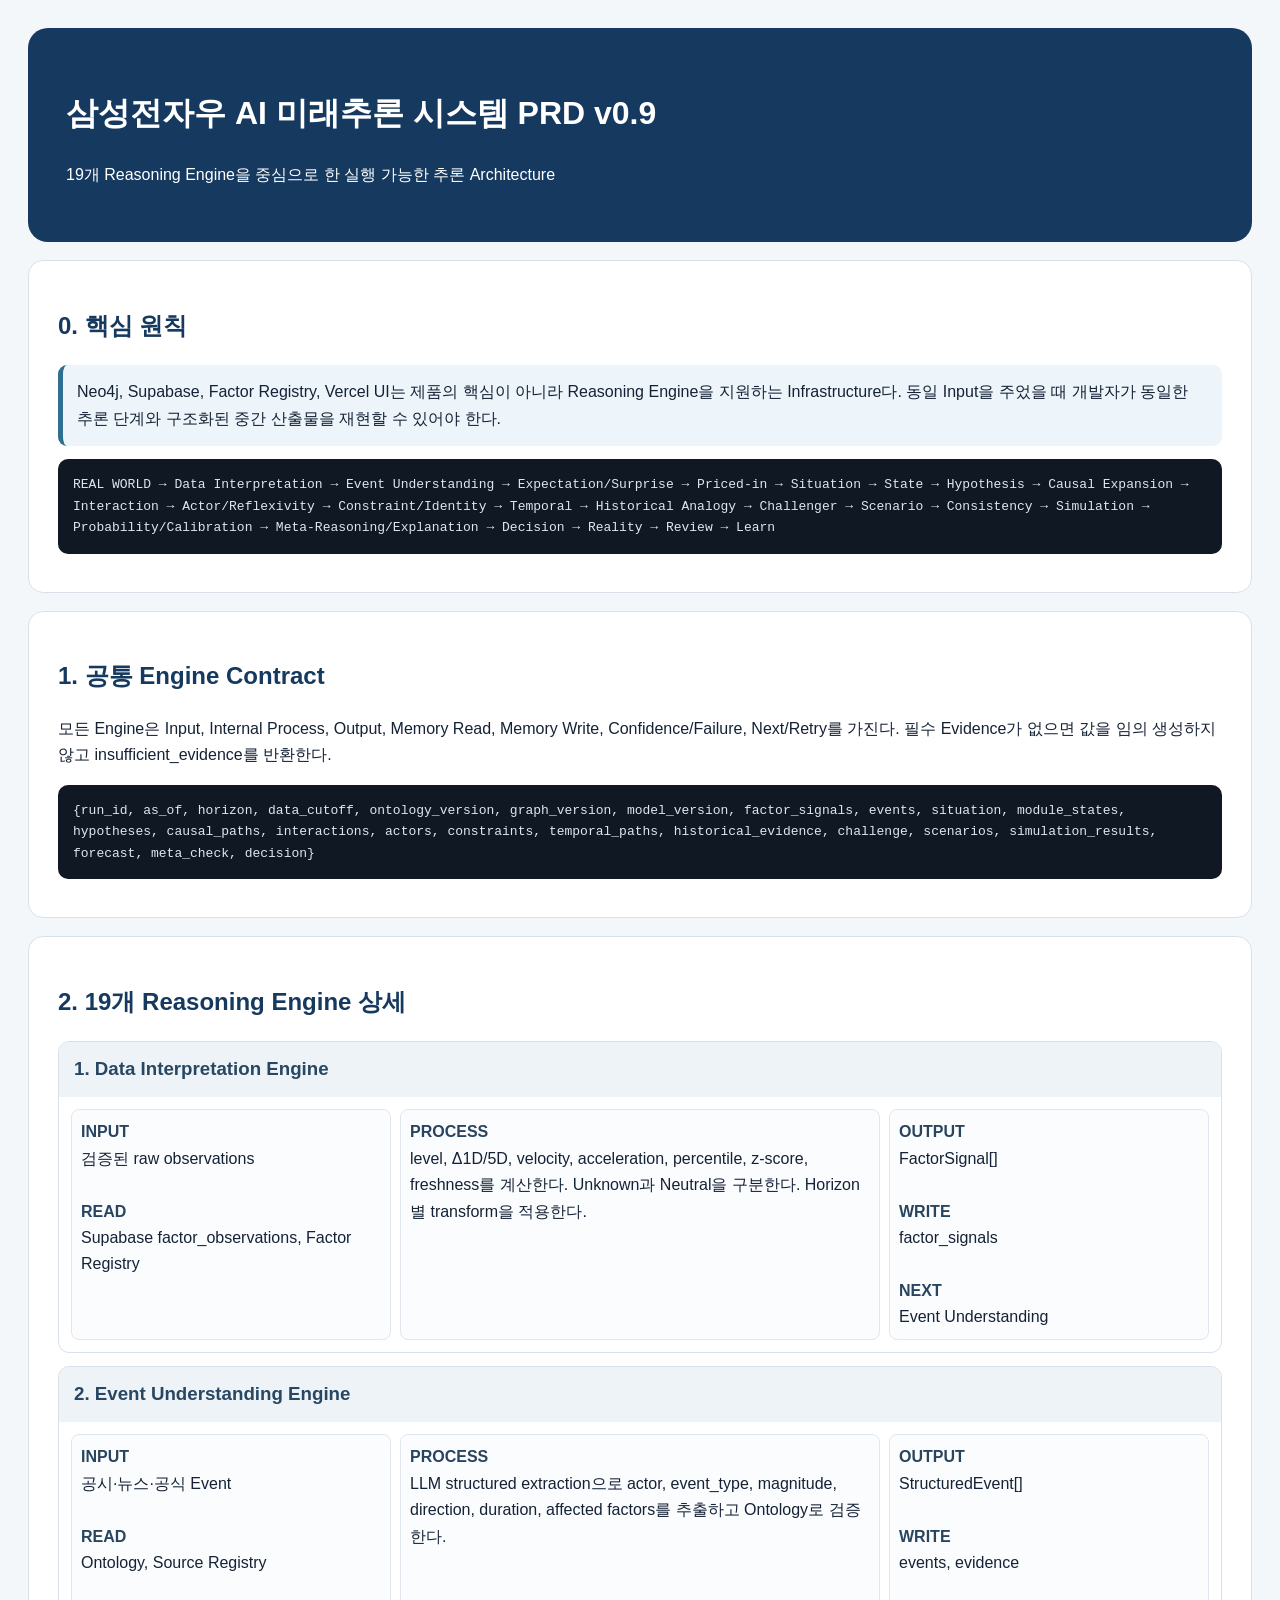
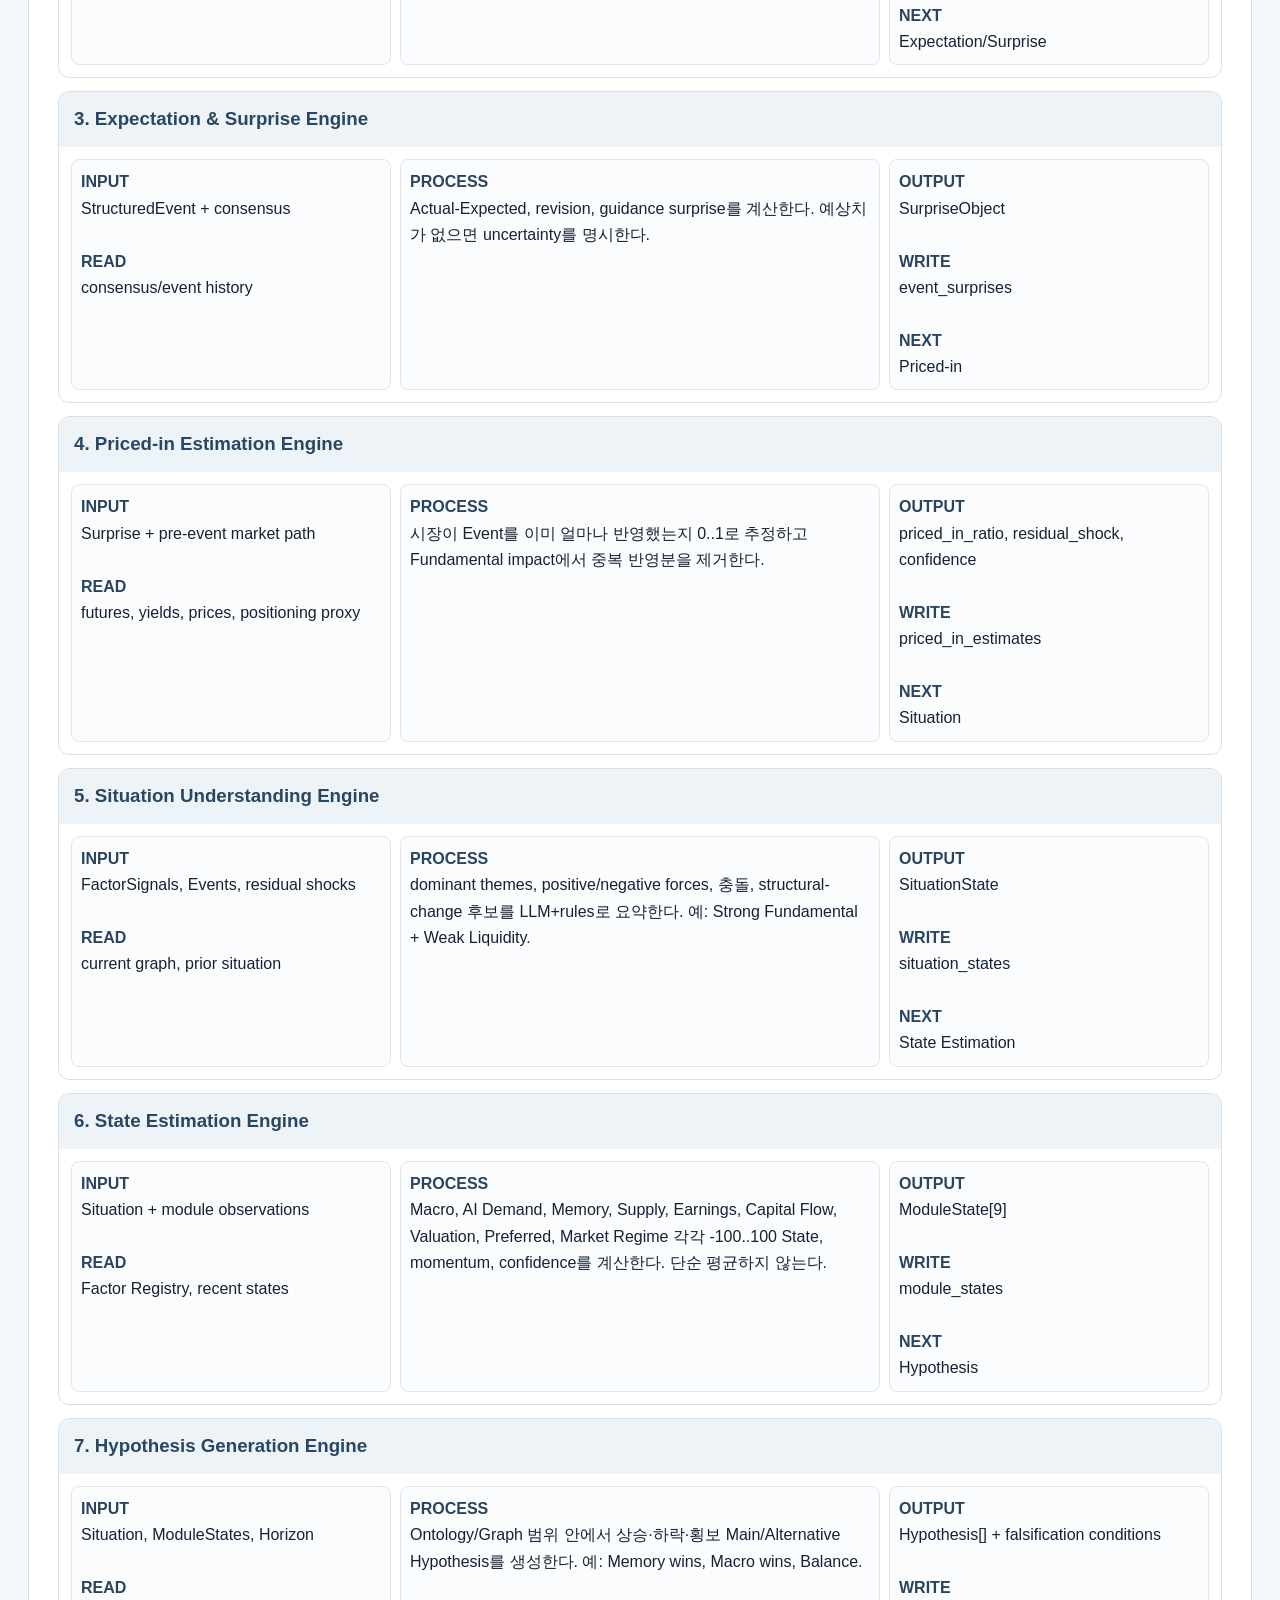
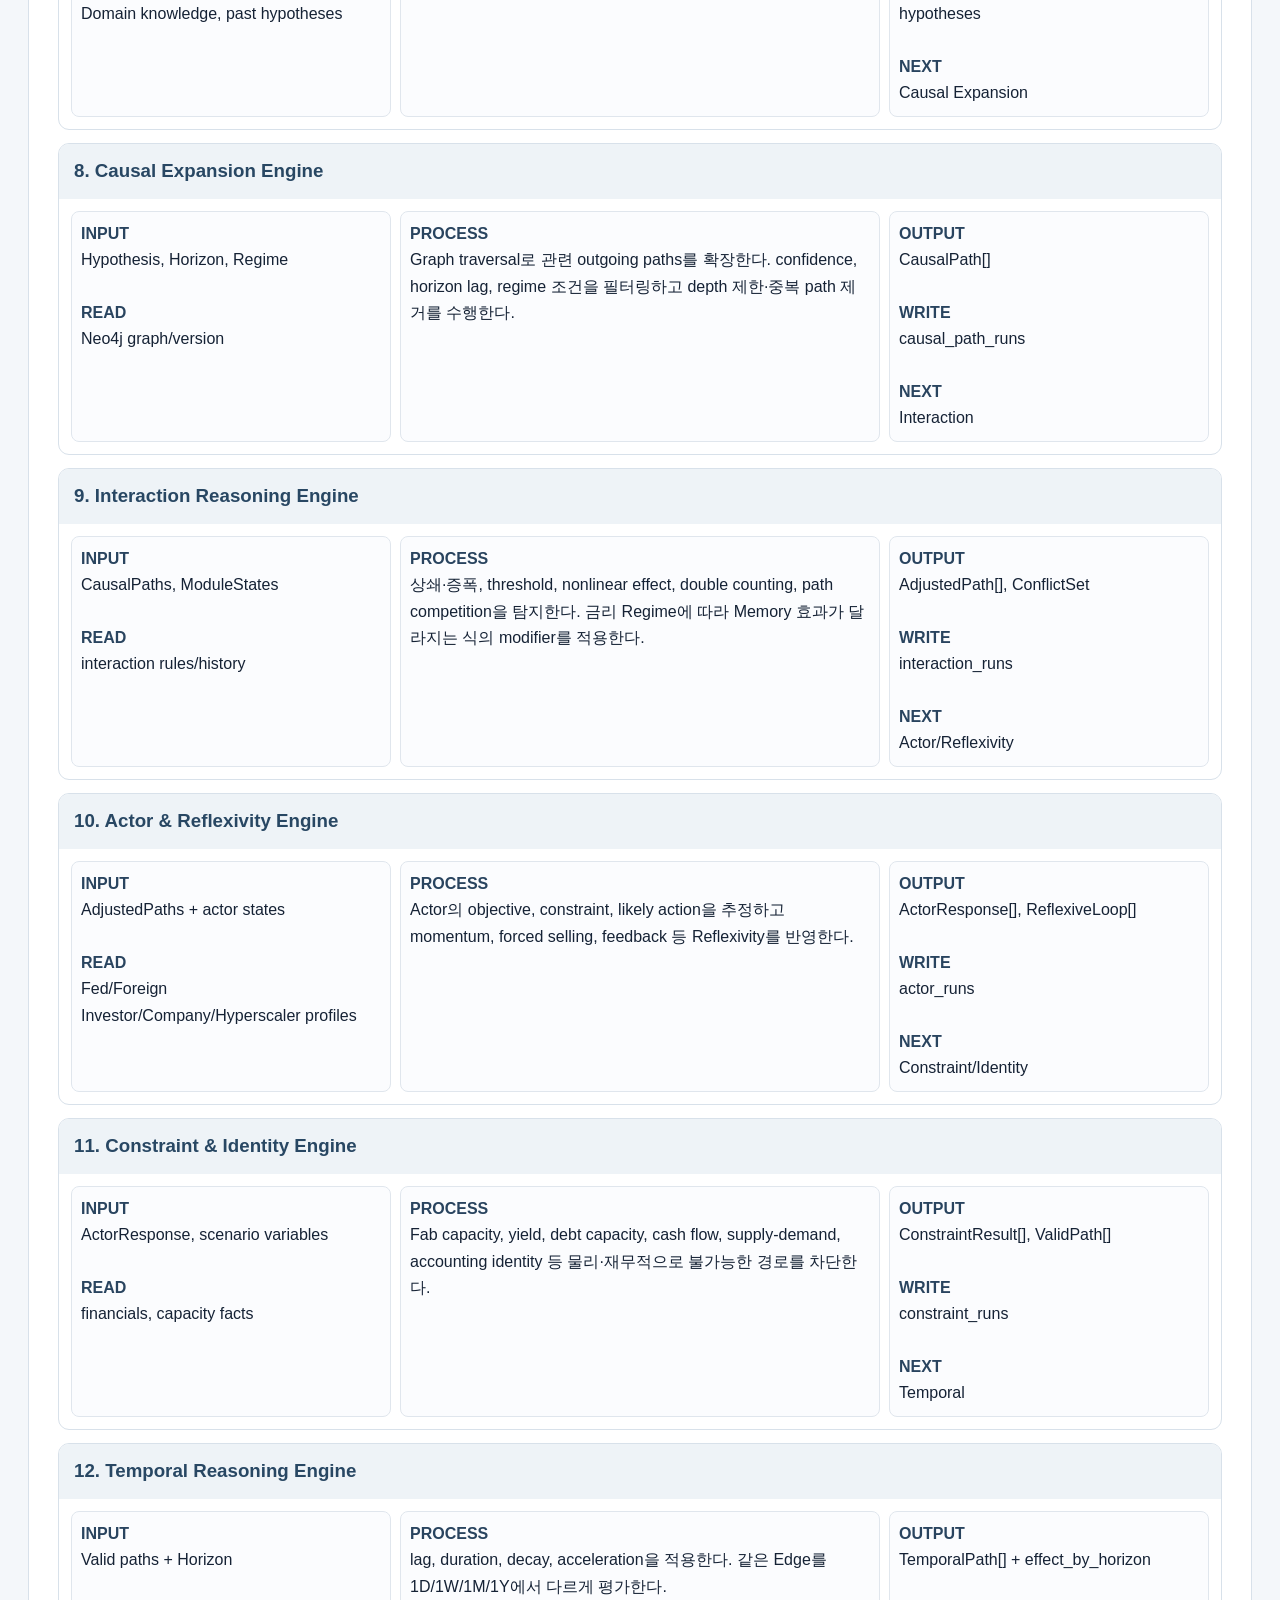
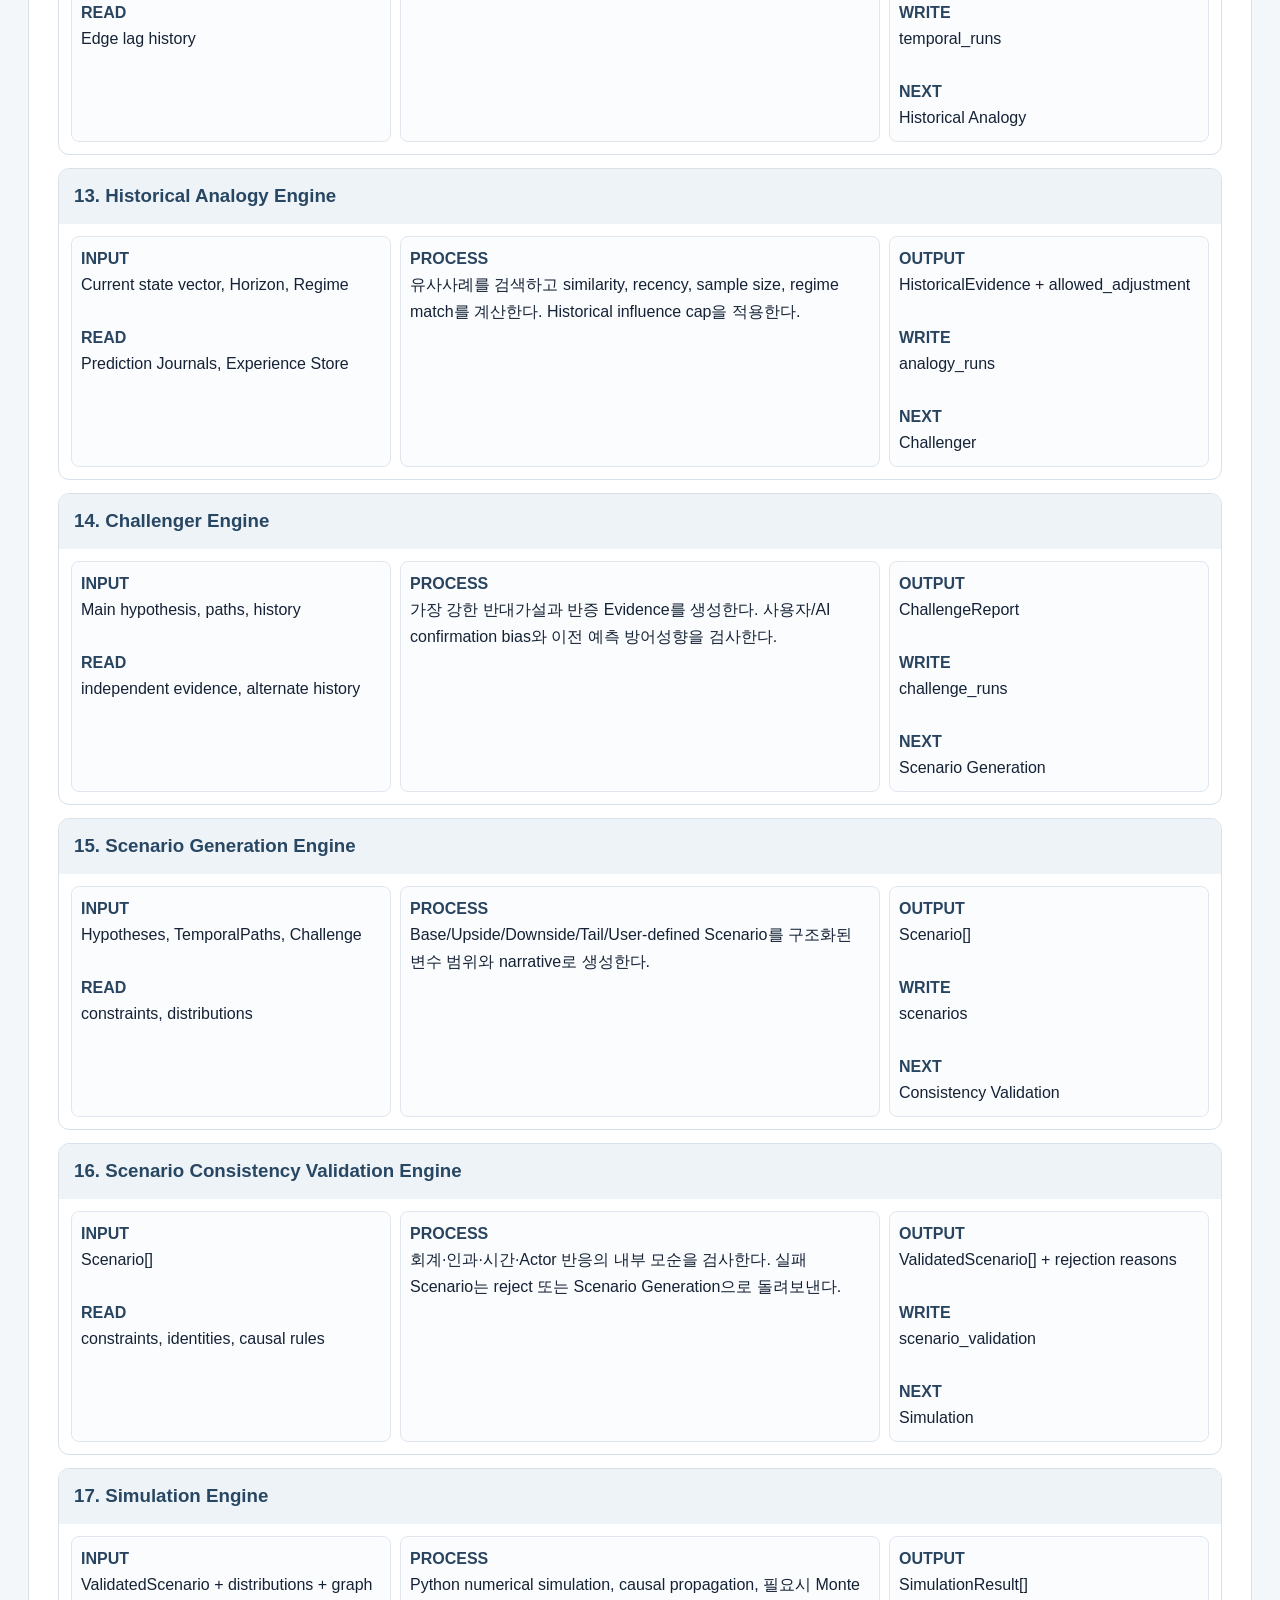
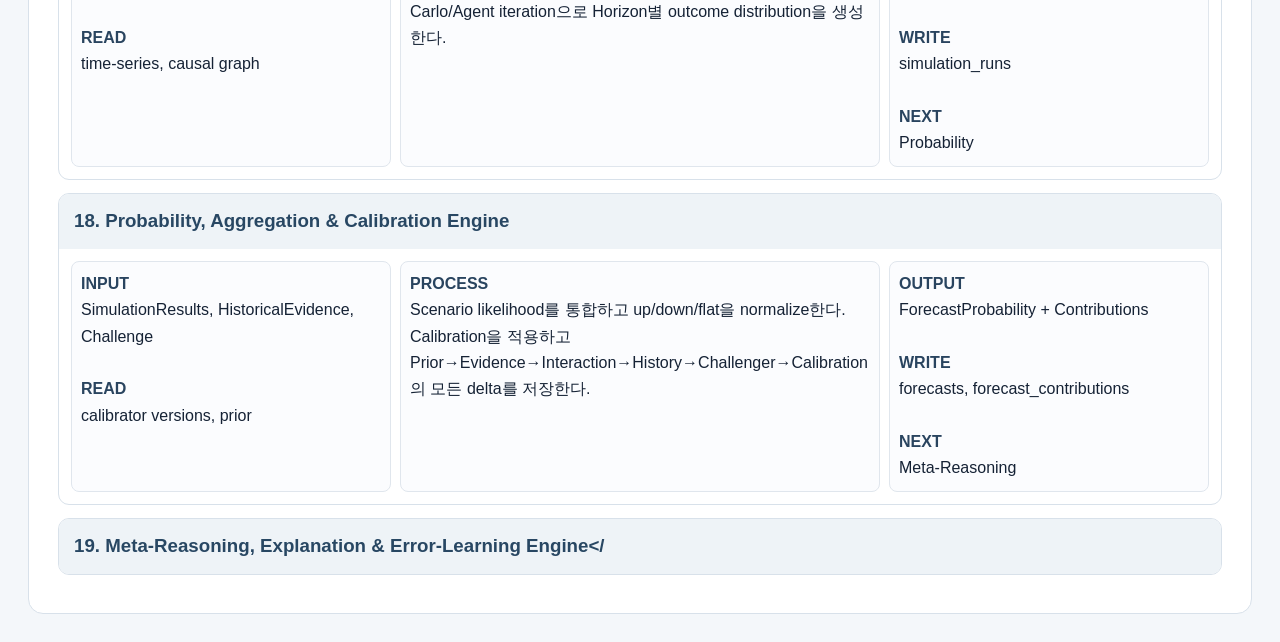
<file: docs/samsung_preferred_future_reasoning_prd_v0.9.html>
<!doctype html><html lang="ko"><head><meta charset="utf-8"><meta name="viewport" content="width=device-width,initial-scale=1"><title>삼성전자우 AI 미래추론 시스템 PRD v0.9</title><style>body{font-family:Pretendard,'Noto Sans KR',sans-serif;background:#f4f7fa;color:#152235;line-height:1.65;margin:0}.w{max-width:1250px;margin:auto;padding:28px}.hero{background:#16395f;color:white;padding:38px;border-radius:20px}section{background:white;border:1px solid #d8e1ea;border-radius:15px;padding:25px 29px;margin-top:18px}h2{color:#16395f}h3{color:#284763}.c{background:#edf5fb;border-left:5px solid #2f6f91;padding:14px;border-radius:9px}.e{border:1px solid #d8e1ea;border-radius:11px;margin:13px 0;overflow:hidden}.e h3{margin:0;padding:12px 15px;background:#eef3f7}.g{display:grid;grid-template-columns:1fr 1.5fr 1fr;gap:9px;padding:12px}.g div{background:#fbfcfe;border:1px solid #e0e6ed;border-radius:8px;padding:9px}b{color:#29445f}table{width:100%;border-collapse:collapse}th,td{padding:8px;border-bottom:1px solid #d8e1ea;text-align:left;vertical-align:top}th{background:#f0f4f8}pre{background:#101923;color:#dbe7f2;padding:15px;border-radius:10px;overflow:auto;white-space:pre-wrap}.sm{font-size:12px;color:#65778b}@media(max-width:800px){.g{grid-template-columns:1fr}}</style></head><body><div class="w"><header class="hero"><h1>삼성전자우 AI 미래추론 시스템 PRD v0.9</h1><p>19개 Reasoning Engine을 중심으로 한 실행 가능한 추론 Architecture</p></header><section><h2>0. 핵심 원칙</h2><div class="c">Neo4j, Supabase, Factor Registry, Vercel UI는 제품의 핵심이 아니라 Reasoning Engine을 지원하는 Infrastructure다. 동일 Input을 주었을 때 개발자가 동일한 추론 단계와 구조화된 중간 산출물을 재현할 수 있어야 한다.</div><pre>REAL WORLD → Data Interpretation → Event Understanding → Expectation/Surprise → Priced-in → Situation → State → Hypothesis → Causal Expansion → Interaction → Actor/Reflexivity → Constraint/Identity → Temporal → Historical Analogy → Challenger → Scenario → Consistency → Simulation → Probability/Calibration → Meta-Reasoning/Explanation → Decision → Reality → Review → Learn</pre></section><section><h2>1. 공통 Engine Contract</h2><p>모든 Engine은 Input, Internal Process, Output, Memory Read, Memory Write, Confidence/Failure, Next/Retry를 가진다. 필수 Evidence가 없으면 값을 임의 생성하지 않고 insufficient_evidence를 반환한다.</p><pre>{run_id, as_of, horizon, data_cutoff, ontology_version, graph_version, model_version, factor_signals, events, situation, module_states, hypotheses, causal_paths, interactions, actors, constraints, temporal_paths, historical_evidence, challenge, scenarios, simulation_results, forecast, meta_check, decision}</pre></section><section><h2>2. 19개 Reasoning Engine 상세</h2>
<div class="e"><h3>1. Data Interpretation Engine</h3><div class="g"><div><b>INPUT</b><br>검증된 raw observations<br><br><b>READ</b><br>Supabase factor_observations, Factor Registry</div><div><b>PROCESS</b><br>level, Δ1D/5D, velocity, acceleration, percentile, z-score, freshness를 계산한다. Unknown과 Neutral을 구분한다. Horizon별 transform을 적용한다.</div><div><b>OUTPUT</b><br>FactorSignal[]<br><br><b>WRITE</b><br>factor_signals<br><br><b>NEXT</b><br>Event Understanding</div></div></div>
<div class="e"><h3>2. Event Understanding Engine</h3><div class="g"><div><b>INPUT</b><br>공시·뉴스·공식 Event<br><br><b>READ</b><br>Ontology, Source Registry</div><div><b>PROCESS</b><br>LLM structured extraction으로 actor, event_type, magnitude, direction, duration, affected factors를 추출하고 Ontology로 검증한다.</div><div><b>OUTPUT</b><br>StructuredEvent[]<br><br><b>WRITE</b><br>events, evidence<br><br><b>NEXT</b><br>Expectation/Surprise</div></div></div>
<div class="e"><h3>3. Expectation & Surprise Engine</h3><div class="g"><div><b>INPUT</b><br>StructuredEvent + consensus<br><br><b>READ</b><br>consensus/event history</div><div><b>PROCESS</b><br>Actual-Expected, revision, guidance surprise를 계산한다. 예상치가 없으면 uncertainty를 명시한다.</div><div><b>OUTPUT</b><br>SurpriseObject<br><br><b>WRITE</b><br>event_surprises<br><br><b>NEXT</b><br>Priced-in</div></div></div>
<div class="e"><h3>4. Priced-in Estimation Engine</h3><div class="g"><div><b>INPUT</b><br>Surprise + pre-event market path<br><br><b>READ</b><br>futures, yields, prices, positioning proxy</div><div><b>PROCESS</b><br>시장이 Event를 이미 얼마나 반영했는지 0..1로 추정하고 Fundamental impact에서 중복 반영분을 제거한다.</div><div><b>OUTPUT</b><br>priced_in_ratio, residual_shock, confidence<br><br><b>WRITE</b><br>priced_in_estimates<br><br><b>NEXT</b><br>Situation</div></div></div>
<div class="e"><h3>5. Situation Understanding Engine</h3><div class="g"><div><b>INPUT</b><br>FactorSignals, Events, residual shocks<br><br><b>READ</b><br>current graph, prior situation</div><div><b>PROCESS</b><br>dominant themes, positive/negative forces, 충돌, structural-change 후보를 LLM+rules로 요약한다. 예: Strong Fundamental + Weak Liquidity.</div><div><b>OUTPUT</b><br>SituationState<br><br><b>WRITE</b><br>situation_states<br><br><b>NEXT</b><br>State Estimation</div></div></div>
<div class="e"><h3>6. State Estimation Engine</h3><div class="g"><div><b>INPUT</b><br>Situation + module observations<br><br><b>READ</b><br>Factor Registry, recent states</div><div><b>PROCESS</b><br>Macro, AI Demand, Memory, Supply, Earnings, Capital Flow, Valuation, Preferred, Market Regime 각각 -100..100 State, momentum, confidence를 계산한다. 단순 평균하지 않는다.</div><div><b>OUTPUT</b><br>ModuleState[9]<br><br><b>WRITE</b><br>module_states<br><br><b>NEXT</b><br>Hypothesis</div></div></div>
<div class="e"><h3>7. Hypothesis Generation Engine</h3><div class="g"><div><b>INPUT</b><br>Situation, ModuleStates, Horizon<br><br><b>READ</b><br>Domain knowledge, past hypotheses</div><div><b>PROCESS</b><br>Ontology/Graph 범위 안에서 상승·하락·횡보 Main/Alternative Hypothesis를 생성한다. 예: Memory wins, Macro wins, Balance.</div><div><b>OUTPUT</b><br>Hypothesis[] + falsification conditions<br><br><b>WRITE</b><br>hypotheses<br><br><b>NEXT</b><br>Causal Expansion</div></div></div>
<div class="e"><h3>8. Causal Expansion Engine</h3><div class="g"><div><b>INPUT</b><br>Hypothesis, Horizon, Regime<br><br><b>READ</b><br>Neo4j graph/version</div><div><b>PROCESS</b><br>Graph traversal로 관련 outgoing paths를 확장한다. confidence, horizon lag, regime 조건을 필터링하고 depth 제한·중복 path 제거를 수행한다.</div><div><b>OUTPUT</b><br>CausalPath[]<br><br><b>WRITE</b><br>causal_path_runs<br><br><b>NEXT</b><br>Interaction</div></div></div>
<div class="e"><h3>9. Interaction Reasoning Engine</h3><div class="g"><div><b>INPUT</b><br>CausalPaths, ModuleStates<br><br><b>READ</b><br>interaction rules/history</div><div><b>PROCESS</b><br>상쇄·증폭, threshold, nonlinear effect, double counting, path competition을 탐지한다. 금리 Regime에 따라 Memory 효과가 달라지는 식의 modifier를 적용한다.</div><div><b>OUTPUT</b><br>AdjustedPath[], ConflictSet<br><br><b>WRITE</b><br>interaction_runs<br><br><b>NEXT</b><br>Actor/Reflexivity</div></div></div>
<div class="e"><h3>10. Actor & Reflexivity Engine</h3><div class="g"><div><b>INPUT</b><br>AdjustedPaths + actor states<br><br><b>READ</b><br>Fed/Foreign Investor/Company/Hyperscaler profiles</div><div><b>PROCESS</b><br>Actor의 objective, constraint, likely action을 추정하고 momentum, forced selling, feedback 등 Reflexivity를 반영한다.</div><div><b>OUTPUT</b><br>ActorResponse[], ReflexiveLoop[]<br><br><b>WRITE</b><br>actor_runs<br><br><b>NEXT</b><br>Constraint/Identity</div></div></div>
<div class="e"><h3>11. Constraint & Identity Engine</h3><div class="g"><div><b>INPUT</b><br>ActorResponse, scenario variables<br><br><b>READ</b><br>financials, capacity facts</div><div><b>PROCESS</b><br>Fab capacity, yield, debt capacity, cash flow, supply-demand, accounting identity 등 물리·재무적으로 불가능한 경로를 차단한다.</div><div><b>OUTPUT</b><br>ConstraintResult[], ValidPath[]<br><br><b>WRITE</b><br>constraint_runs<br><br><b>NEXT</b><br>Temporal</div></div></div>
<div class="e"><h3>12. Temporal Reasoning Engine</h3><div class="g"><div><b>INPUT</b><br>Valid paths + Horizon<br><br><b>READ</b><br>Edge lag history</div><div><b>PROCESS</b><br>lag, duration, decay, acceleration을 적용한다. 같은 Edge를 1D/1W/1M/1Y에서 다르게 평가한다.</div><div><b>OUTPUT</b><br>TemporalPath[] + effect_by_horizon<br><br><b>WRITE</b><br>temporal_runs<br><br><b>NEXT</b><br>Historical Analogy</div></div></div>
<div class="e"><h3>13. Historical Analogy Engine</h3><div class="g"><div><b>INPUT</b><br>Current state vector, Horizon, Regime<br><br><b>READ</b><br>Prediction Journals, Experience Store</div><div><b>PROCESS</b><br>유사사례를 검색하고 similarity, recency, sample size, regime match를 계산한다. Historical influence cap을 적용한다.</div><div><b>OUTPUT</b><br>HistoricalEvidence + allowed_adjustment<br><br><b>WRITE</b><br>analogy_runs<br><br><b>NEXT</b><br>Challenger</div></div></div>
<div class="e"><h3>14. Challenger Engine</h3><div class="g"><div><b>INPUT</b><br>Main hypothesis, paths, history<br><br><b>READ</b><br>independent evidence, alternate history</div><div><b>PROCESS</b><br>가장 강한 반대가설과 반증 Evidence를 생성한다. 사용자/AI confirmation bias와 이전 예측 방어성향을 검사한다.</div><div><b>OUTPUT</b><br>ChallengeReport<br><br><b>WRITE</b><br>challenge_runs<br><br><b>NEXT</b><br>Scenario Generation</div></div></div>
<div class="e"><h3>15. Scenario Generation Engine</h3><div class="g"><div><b>INPUT</b><br>Hypotheses, TemporalPaths, Challenge<br><br><b>READ</b><br>constraints, distributions</div><div><b>PROCESS</b><br>Base/Upside/Downside/Tail/User-defined Scenario를 구조화된 변수 범위와 narrative로 생성한다.</div><div><b>OUTPUT</b><br>Scenario[]<br><br><b>WRITE</b><br>scenarios<br><br><b>NEXT</b><br>Consistency Validation</div></div></div>
<div class="e"><h3>16. Scenario Consistency Validation Engine</h3><div class="g"><div><b>INPUT</b><br>Scenario[]<br><br><b>READ</b><br>constraints, identities, causal rules</div><div><b>PROCESS</b><br>회계·인과·시간·Actor 반응의 내부 모순을 검사한다. 실패 Scenario는 reject 또는 Scenario Generation으로 돌려보낸다.</div><div><b>OUTPUT</b><br>ValidatedScenario[] + rejection reasons<br><br><b>WRITE</b><br>scenario_validation<br><br><b>NEXT</b><br>Simulation</div></div></div>
<div class="e"><h3>17. Simulation Engine</h3><div class="g"><div><b>INPUT</b><br>ValidatedScenario + distributions + graph<br><br><b>READ</b><br>time-series, causal graph</div><div><b>PROCESS</b><br>Python numerical simulation, causal propagation, 필요시 Monte Carlo/Agent iteration으로 Horizon별 outcome distribution을 생성한다.</div><div><b>OUTPUT</b><br>SimulationResult[]<br><br><b>WRITE</b><br>simulation_runs<br><br><b>NEXT</b><br>Probability</div></div></div>
<div class="e"><h3>18. Probability, Aggregation & Calibration Engine</h3><div class="g"><div><b>INPUT</b><br>SimulationResults, HistoricalEvidence, Challenge<br><br><b>READ</b><br>calibrator versions, prior</div><div><b>PROCESS</b><br>Scenario likelihood를 통합하고 up/down/flat을 normalize한다. Calibration을 적용하고 Prior→Evidence→Interaction→History→Challenger→Calibration의 모든 delta를 저장한다.</div><div><b>OUTPUT</b><br>ForecastProbability + Contributions<br><br><b>WRITE</b><br>forecasts, forecast_contributions<br><br><b>NEXT</b><br>Meta-Reasoning</div></div></div>
<div class="e"><h3>19. Meta-Reasoning, Explanation & Error-Learning Engine</
</file>
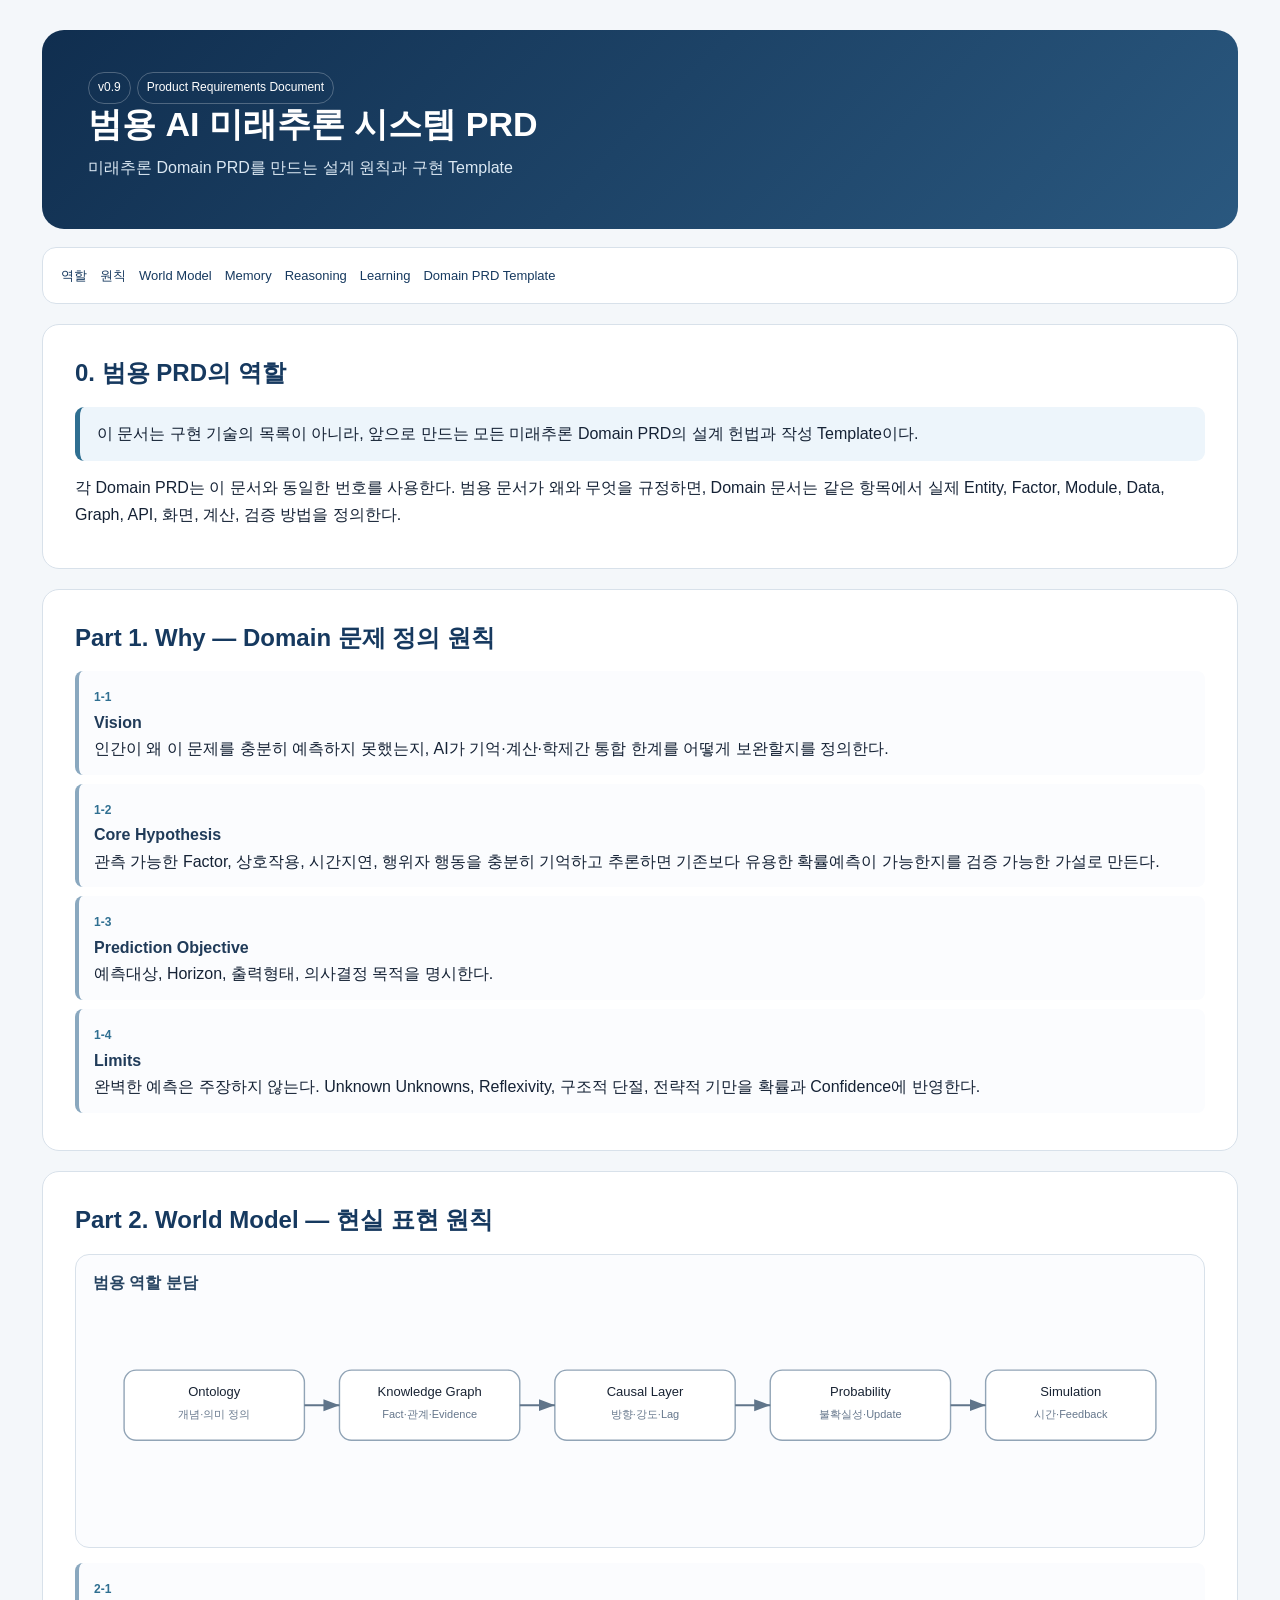
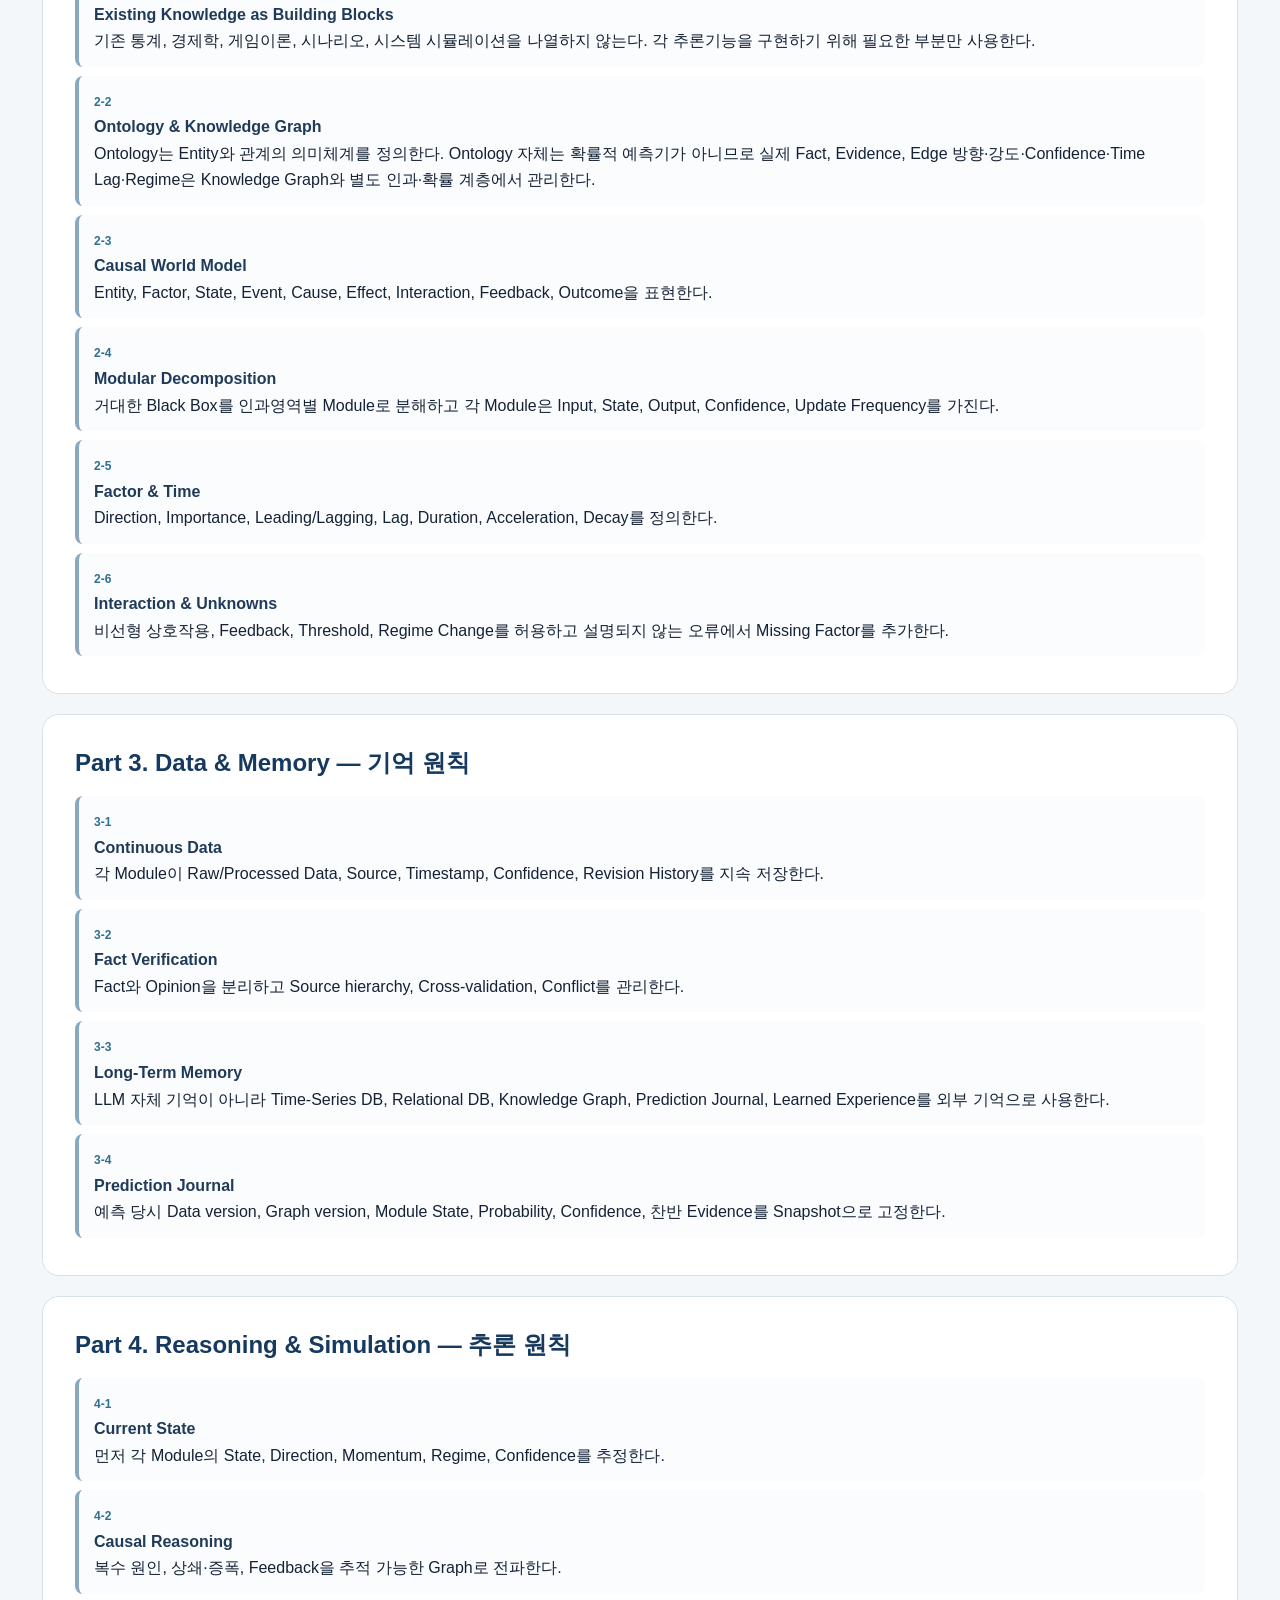
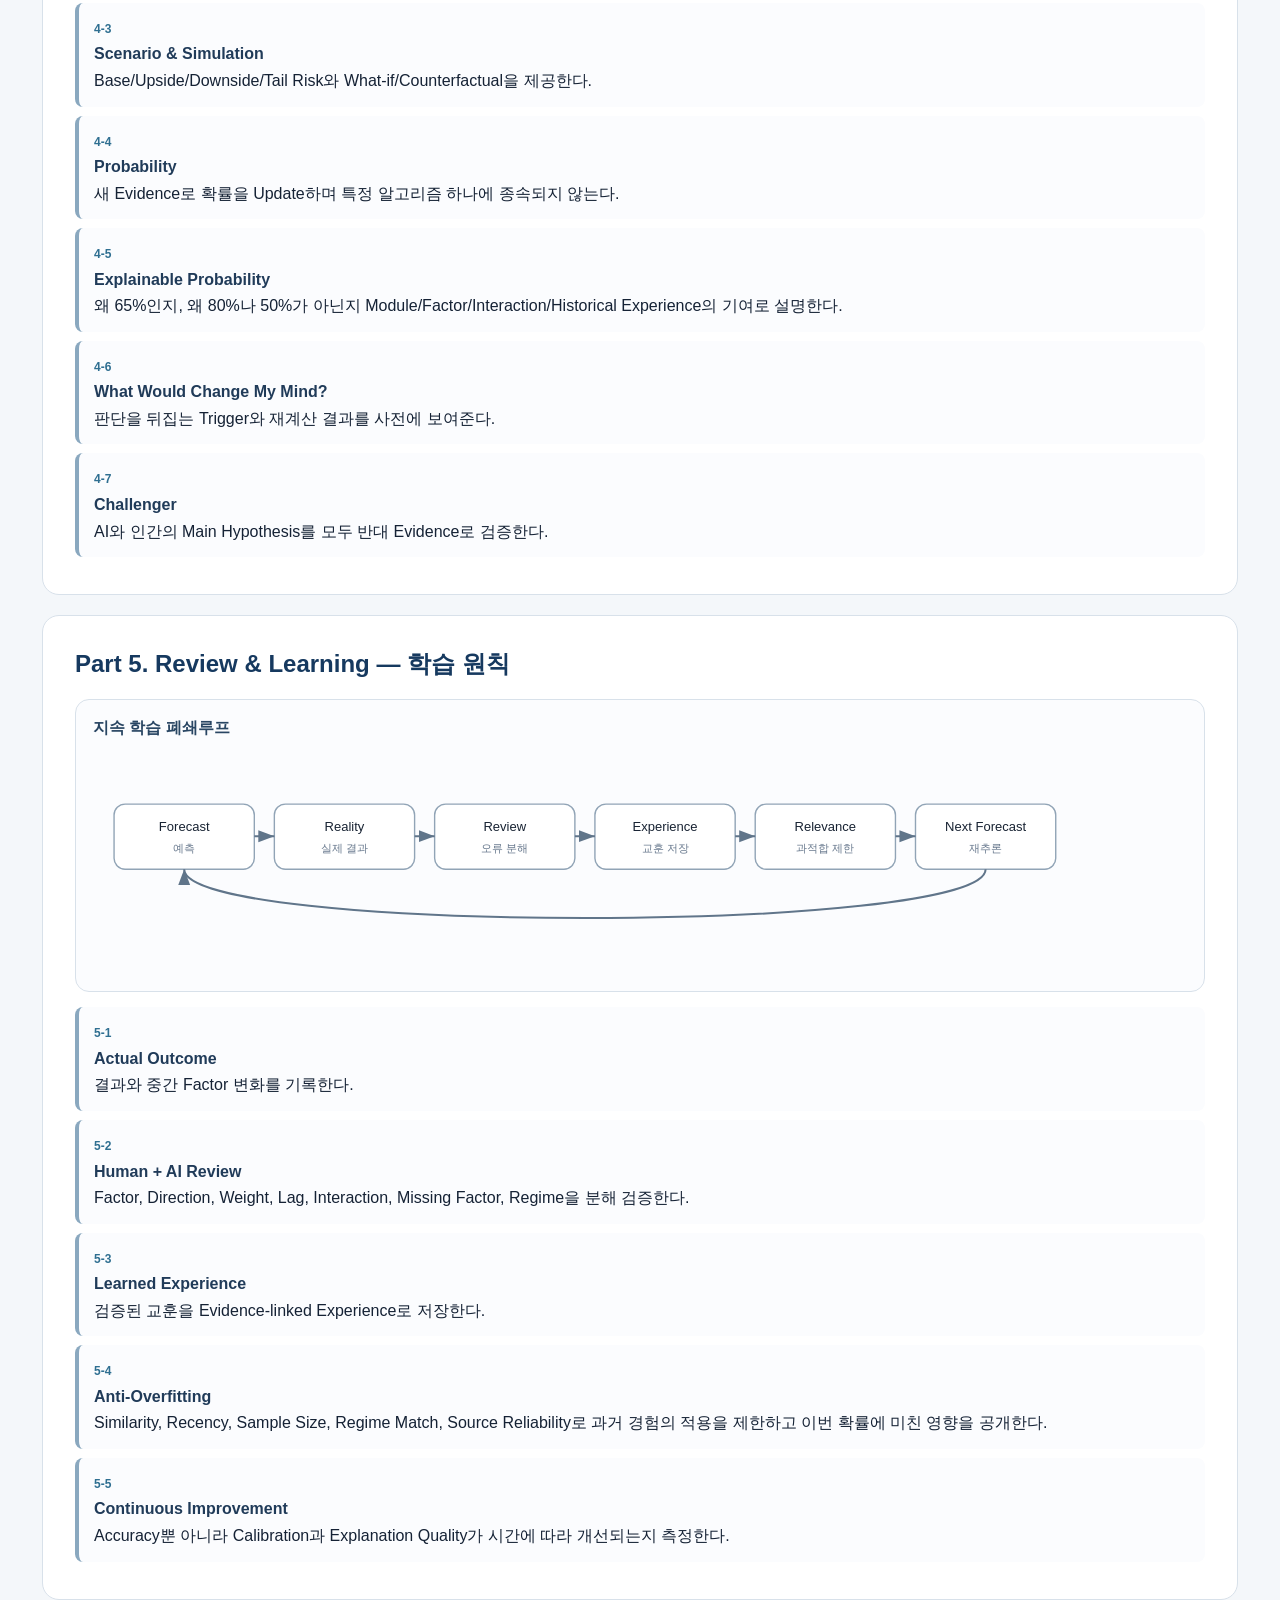
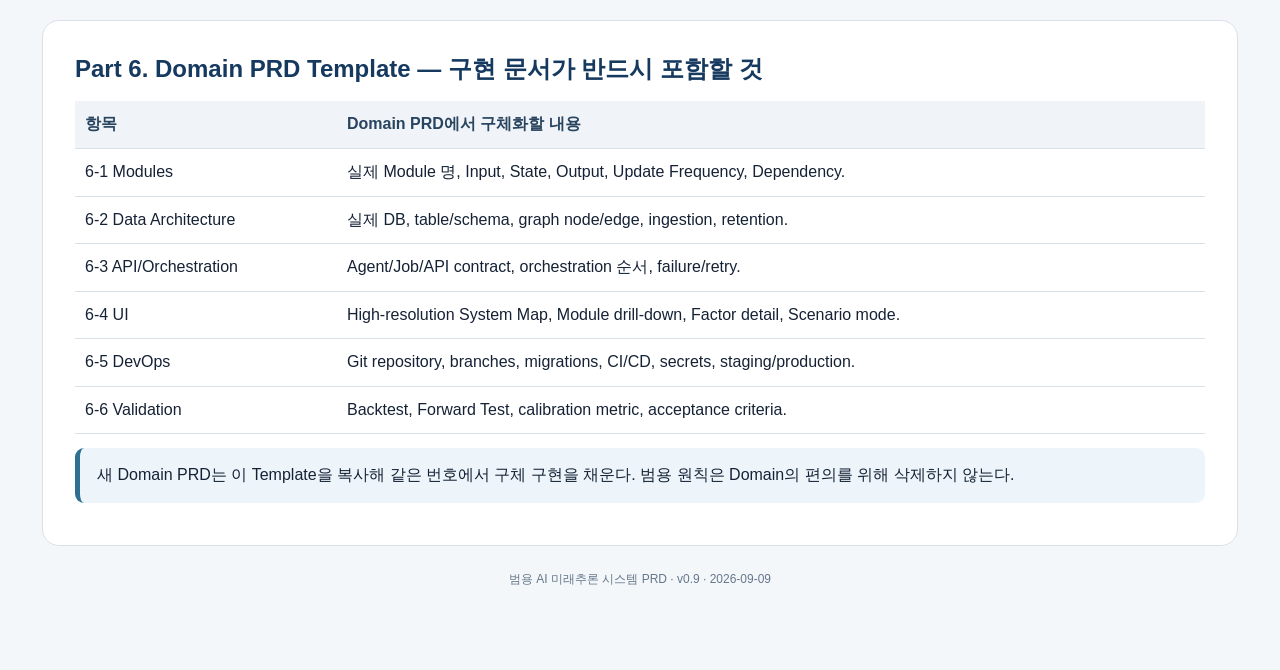
<file: docs/universal_ai_future_reasoning_prd_v0.9.html>
<!doctype html><html lang="ko"><head><meta charset="utf-8"><meta name="viewport" content="width=device-width,initial-scale=1"><title>범용 AI 미래추론 시스템 PRD</title><style>
:root{
--bg:#f4f7fa;--card:#fff;--text:#152235;--muted:#65778b;--line:#d8e1ea;
--navy:#16395f;--blue:#2f6f91;--soft:#edf5fb;--green:#eaf6ef;--amber:#fff5d9;--red:#fdeeee;
}
*{box-sizing:border-box} body{margin:0;background:var(--bg);color:var(--text);
font-family:Pretendard,"Noto Sans KR","Apple SD Gothic Neo","Malgun Gothic",Arial,sans-serif;line-height:1.66}
.wrap{max-width:1240px;margin:auto;padding:30px 22px 80px}
.hero{background:linear-gradient(135deg,#102e4f,#2a587f);color:#fff;border-radius:22px;padding:42px 46px}
.hero h1{margin:0 0 10px;font-size:34px;line-height:1.2}.hero p{margin:6px 0;color:#dbe8f3}.tag{display:inline-block;font-size:12px;border:1px solid rgba(255,255,255,.25);padding:5px 9px;border-radius:999px;margin-right:6px}
nav{background:#fff;border:1px solid var(--line);border-radius:14px;padding:14px 18px;margin-top:18px;position:sticky;top:8px;z-index:4}
nav a{color:var(--navy);text-decoration:none;margin-right:13px;font-size:13px}
section{background:#fff;border:1px solid var(--line);border-radius:17px;padding:28px 32px;margin-top:20px}
h2{color:var(--navy);font-size:24px;margin:0 0 13px} h3{color:#284763;font-size:19px;margin:22px 0 8px} h4{color:#36556f;margin:16px 0 5px}
p{margin:7px 0 12px}.small{font-size:12px;color:var(--muted)}
.callout{background:var(--soft);border-left:5px solid var(--blue);padding:14px 17px;border-radius:9px;margin:14px 0}
.rule{background:#fbfcfe;border-left:4px solid #8aa8bf;padding:12px 15px;border-radius:8px;margin:9px 0}.rule b{display:block;color:#203b59}.id{font-size:12px;color:var(--blue);font-weight:700}
.grid2{display:grid;grid-template-columns:1fr 1fr;gap:14px}.grid3{display:grid;grid-template-columns:repeat(3,1fr);gap:14px}
.card{background:#fbfcfe;border:1px solid var(--line);border-radius:13px;padding:16px}
table{width:100%;border-collapse:collapse;margin:12px 0}th,td{padding:10px;border-bottom:1px solid var(--line);text-align:left;vertical-align:top}th{background:#f0f4f8;color:#29445f}
pre{background:#101923;color:#dbe7f2;border-radius:11px;padding:16px;overflow:auto;font-size:12.5px;line-height:1.5}
code{font-family:ui-monospace,SFMono-Regular,Menlo,Consolas,monospace}
.viz{margin:15px 0;border:1px solid var(--line);border-radius:14px;padding:13px;background:#fbfcfe;overflow-x:auto}
.vt{font-weight:700;color:#294663;margin:2px 4px 8px}.viz svg{width:100%;min-width:820px;height:auto}.viz rect{fill:#fff;stroke:#91a4b6;stroke-width:1.4}.viz text{text-anchor:middle;fill:#182333;font-size:13px}.viz text.sm{font-size:11px;fill:#66778c}.viz path.edge{fill:none;stroke:#60758a;stroke-width:2}
.chip{display:inline-block;background:#eef3f7;border:1px solid #d8e1ea;padding:3px 8px;border-radius:999px;font-size:12px;margin:2px 3px 2px 0}
footer{text-align:center;color:var(--muted);font-size:12px;margin-top:24px}
@media(max-width:800px){.wrap{padding:14px 10px 50px}.hero{padding:28px 22px}.hero h1{font-size:27px}.grid2,.grid3{grid-template-columns:1fr}section{padding:21px 18px}nav{position:static}}
</style><style>.registry{width:100%;border-collapse:collapse;font-size:12px}.registry th,.registry td{padding:8px;border-bottom:1px solid #d8e1ea;vertical-align:top}.registry th{background:#eef3f7;color:#29445f;position:sticky;top:0}.registry .mod{font-weight:700;color:#17395f;white-space:nowrap}.legend{display:flex;flex-wrap:wrap;gap:8px;margin:10px 0}.legend span{background:#eef3f7;border:1px solid #d8e1ea;border-radius:999px;padding:4px 9px;font-size:12px}.wire{border:1px solid #d8e1ea;border-radius:12px;padding:14px;background:#fbfcfe;margin:12px 0;overflow:auto}.wire svg{width:100%;min-width:900px;height:auto}.wire rect{fill:#fff;stroke:#91a4b6;stroke-width:1.3}.wire text{text-anchor:middle;fill:#182333;font-size:12px}.wire .sm{font-size:10px;fill:#66778c}</style><style>
.horizon-grid{display:grid;grid-template-columns:repeat(3,1fr);gap:12px}.hz{border:1px solid #d8e1ea;border-radius:12px;padding:15px;background:#fbfcfe}.hz h4{margin:0 0 7px;color:#17395f}.journal{background:#101923;color:#dbe7f2;border-radius:11px;padding:16px;white-space:pre-wrap;font-family:ui-monospace,SFMono-Regular,Menlo,monospace}
@media(max-width:800px){.horizon-grid{grid-template-columns:1fr}}
</style></head>
<body><div class="wrap"><header class="hero"><span class="tag">v0.9</span><span class="tag">Product Requirements Document</span><h1>범용 AI 미래추론 시스템 PRD</h1><p>미래추론 Domain PRD를 만드는 설계 원칙과 구현 Template</p></header>
<nav><a href="#u0">역할</a><a href="#u1">원칙</a><a href="#u2">World Model</a><a href="#u3">Memory</a><a href="#u4">Reasoning</a><a href="#u5">Learning</a><a href="#u6">Domain PRD Template</a></nav>

<section id="u0"><h2>0. 범용 PRD의 역할</h2>
<div class="callout">이 문서는 구현 기술의 목록이 아니라, 앞으로 만드는 모든 미래추론 Domain PRD의 설계 헌법과 작성 Template이다.</div>
<p>각 Domain PRD는 이 문서와 동일한 번호를 사용한다. 범용 문서가 왜와 무엇을 규정하면, Domain 문서는 같은 항목에서 실제 Entity, Factor, Module, Data, Graph, API, 화면, 계산, 검증 방법을 정의한다.</p>
</section>

<section id="u1"><h2>Part 1. Why — Domain 문제 정의 원칙</h2>
<div class="rule"><span class="id">1-1</span><b>Vision</b>인간이 왜 이 문제를 충분히 예측하지 못했는지, AI가 기억·계산·학제간 통합 한계를 어떻게 보완할지를 정의한다.</div>
<div class="rule"><span class="id">1-2</span><b>Core Hypothesis</b>관측 가능한 Factor, 상호작용, 시간지연, 행위자 행동을 충분히 기억하고 추론하면 기존보다 유용한 확률예측이 가능한지를 검증 가능한 가설로 만든다.</div>
<div class="rule"><span class="id">1-3</span><b>Prediction Objective</b>예측대상, Horizon, 출력형태, 의사결정 목적을 명시한다.</div>
<div class="rule"><span class="id">1-4</span><b>Limits</b>완벽한 예측은 주장하지 않는다. Unknown Unknowns, Reflexivity, 구조적 단절, 전략적 기만을 확률과 Confidence에 반영한다.</div>
</section>

<section id="u2"><h2>Part 2. World Model — 현실 표현 원칙</h2>
<div class="viz"><div class="vt">범용 역할 분담</div><svg viewBox="0 0 1100 220"><defs><marker id="uarr" markerWidth="9" markerHeight="9" refX="8" refY="3" orient="auto"><path d="M0,0 L0,6 L8,3 z" fill="#60758a"/></marker></defs>
<g><rect x="35" y="65" width="180" height="70" rx="12"/><rect x="250" y="65" width="180" height="70" rx="12"/><rect x="465" y="65" width="180" height="70" rx="12"/><rect x="680" y="65" width="180" height="70" rx="12"/><rect x="895" y="65" width="170" height="70" rx="12"/></g>
<g><text x="125" y="91">Ontology</text><text x="125" y="113" class="sm">개념·의미 정의</text><text x="340" y="91">Knowledge Graph</text><text x="340" y="113" class="sm">Fact·관계·Evidence</text><text x="555" y="91">Causal Layer</text><text x="555" y="113" class="sm">방향·강도·Lag</text><text x="770" y="91">Probability</text><text x="770" y="113" class="sm">불확실성·Update</text><text x="980" y="91">Simulation</text><text x="980" y="113" class="sm">시간·Feedback</text></g>
<g marker-end="url(#uarr)"><path class="edge" d="M215 100 H250"/><path class="edge" d="M430 100 H465"/><path class="edge" d="M645 100 H680"/><path class="edge" d="M860 100 H895"/></g></svg></div>
<div class="rule"><span class="id">2-1</span><b>Existing Knowledge as Building Blocks</b>기존 통계, 경제학, 게임이론, 시나리오, 시스템 시뮬레이션을 나열하지 않는다. 각 추론기능을 구현하기 위해 필요한 부분만 사용한다.</div>
<div class="rule"><span class="id">2-2</span><b>Ontology & Knowledge Graph</b>Ontology는 Entity와 관계의 의미체계를 정의한다. Ontology 자체는 확률적 예측기가 아니므로 실제 Fact, Evidence, Edge 방향·강도·Confidence·Time Lag·Regime은 Knowledge Graph와 별도 인과·확률 계층에서 관리한다.</div>
<div class="rule"><span class="id">2-3</span><b>Causal World Model</b>Entity, Factor, State, Event, Cause, Effect, Interaction, Feedback, Outcome을 표현한다.</div>
<div class="rule"><span class="id">2-4</span><b>Modular Decomposition</b>거대한 Black Box를 인과영역별 Module로 분해하고 각 Module은 Input, State, Output, Confidence, Update Frequency를 가진다.</div>
<div class="rule"><span class="id">2-5</span><b>Factor & Time</b>Direction, Importance, Leading/Lagging, Lag, Duration, Acceleration, Decay를 정의한다.</div>
<div class="rule"><span class="id">2-6</span><b>Interaction & Unknowns</b>비선형 상호작용, Feedback, Threshold, Regime Change를 허용하고 설명되지 않는 오류에서 Missing Factor를 추가한다.</div>
</section>

<section id="u3"><h2>Part 3. Data & Memory — 기억 원칙</h2>
<div class="rule"><span class="id">3-1</span><b>Continuous Data</b>각 Module이 Raw/Processed Data, Source, Timestamp, Confidence, Revision History를 지속 저장한다.</div>
<div class="rule"><span class="id">3-2</span><b>Fact Verification</b>Fact와 Opinion을 분리하고 Source hierarchy, Cross-validation, Conflict를 관리한다.</div>
<div class="rule"><span class="id">3-3</span><b>Long-Term Memory</b>LLM 자체 기억이 아니라 Time-Series DB, Relational DB, Knowledge Graph, Prediction Journal, Learned Experience를 외부 기억으로 사용한다.</div>
<div class="rule"><span class="id">3-4</span><b>Prediction Journal</b>예측 당시 Data version, Graph version, Module State, Probability, Confidence, 찬반 Evidence를 Snapshot으로 고정한다.</div>
</section>

<section id="u4"><h2>Part 4. Reasoning & Simulation — 추론 원칙</h2>
<div class="rule"><span class="id">4-1</span><b>Current State</b>먼저 각 Module의 State, Direction, Momentum, Regime, Confidence를 추정한다.</div>
<div class="rule"><span class="id">4-2</span><b>Causal Reasoning</b>복수 원인, 상쇄·증폭, Feedback을 추적 가능한 Graph로 전파한다.</div>
<div class="rule"><span class="id">4-3</span><b>Scenario & Simulation</b>Base/Upside/Downside/Tail Risk와 What-if/Counterfactual을 제공한다.</div>
<div class="rule"><span class="id">4-4</span><b>Probability</b>새 Evidence로 확률을 Update하며 특정 알고리즘 하나에 종속되지 않는다.</div>
<div class="rule"><span class="id">4-5</span><b>Explainable Probability</b>왜 65%인지, 왜 80%나 50%가 아닌지 Module/Factor/Interaction/Historical Experience의 기여로 설명한다.</div>
<div class="rule"><span class="id">4-6</span><b>What Would Change My Mind?</b>판단을 뒤집는 Trigger와 재계산 결과를 사전에 보여준다.</div>
<div class="rule"><span class="id">4-7</span><b>Challenger</b>AI와 인간의 Main Hypothesis를 모두 반대 Evidence로 검증한다.</div>
</section>

<section id="u5"><h2>Part 5. Review & Learning — 학습 원칙</h2>
<div class="viz"><div class="vt">지속 학습 폐쇄루프</div><svg viewBox="0 0 1100 220"><defs><marker id="uarr2" markerWidth="9" markerHeight="9" refX="8" refY="3" orient="auto"><path d="M0,0 L0,6 L8,3 z" fill="#60758a"/></marker></defs><g>
<rect x="25" y="55" width="140" height="65" rx="11"/><rect x="185" y="55" width="140" height="65" rx="11"/><rect x="345" y="55" width="140" height="65" rx="11"/><rect x="505" y="55" width="140" height="65" rx="11"/><rect x="665" y="55" width="140" height="65" rx="11"/><rect x="825" y="55" width="140" height="65" rx="11"/></g><g>
<text x="95" y="82">Forecast</text><text x="95" y="103" class="sm">예측</text><text x="255" y="82">Reality</text><text x="255" y="103" class="sm">실제 결과</text><text x="415" y="82">Review</text><text x="415" y="103" class="sm">오류 분해</text><text x="575" y="82">Experience</text><text x="575" y="103" class="sm">교훈 저장</text><text x="735" y="82">Relevance</text><text x="735" y="103" class="sm">과적합 제한</text><text x="895" y="82">Next Forecast</text><text x="895" y="103" class="sm">재추론</text></g>
<g marker-end="url(#uarr2)"><path class="edge" d="M165 87 H185"/><path class="edge" d="M325 87 H345"/><path class="edge" d="M485 87 H505"/><path class="edge" d="M645 87 H665"/><path class="edge" d="M805 87 H825"/><path class="edge" d="M895 120 C895 185,95 185,95 120"/></g></svg></div>
<div class="rule"><span class="id">5-1</span><b>Actual Outcome</b>결과와 중간 Factor 변화를 기록한다.</div>
<div class="rule"><span class="id">5-2</span><b>Human + AI Review</b>Factor, Direction, Weight, Lag, Interaction, Missing Factor, Regime을 분해 검증한다.</div>
<div class="rule"><span class="id">5-3</span><b>Learned Experience</b>검증된 교훈을 Evidence-linked Experience로 저장한다.</div>
<div class="rule"><span class="id">5-4</span><b>Anti-Overfitting</b>Similarity, Recency, Sample Size, Regime Match, Source Reliability로 과거 경험의 적용을 제한하고 이번 확률에 미친 영향을 공개한다.</div>
<div class="rule"><span class="id">5-5</span><b>Continuous Improvement</b>Accuracy뿐 아니라 Calibration과 Explanation Quality가 시간에 따라 개선되는지 측정한다.</div>
</section>

<section id="u6"><h2>Part 6. Domain PRD Template — 구현 문서가 반드시 포함할 것</h2>
<table><tr><th>항목</th><th>Domain PRD에서 구체화할 내용</th></tr>
<tr><td>6-1 Modules</td><td>실제 Module 명, Input, State, Output, Update Frequency, Dependency.</td></tr>
<tr><td>6-2 Data Architecture</td><td>실제 DB, table/schema, graph node/edge, ingestion, retention.</td></tr>
<tr><td>6-3 API/Orchestration</td><td>Agent/Job/API contract, orchestration 순서, failure/retry.</td></tr>
<tr><td>6-4 UI</td><td>High-resolution System Map, Module drill-down, Factor detail, Scenario mode.</td></tr>
<tr><td>6-5 DevOps</td><td>Git repository, branches, migrations, CI/CD, secrets, staging/production.</td></tr>
<tr><td>6-6 Validation</td><td>Backtest, Forward Test, calibration metric, acceptance criteria.</td></tr></table>
<div class="callout">새 Domain PRD는 이 Template을 복사해 같은 번호에서 구체 구현을 채운다. 범용 원칙은 Domain의 편의를 위해 삭제하지 않는다.</div>
</section>
<footer>범용 AI 미래추론 시스템 PRD · v0.9 · 2026-09-09</footer></div></body></html>
</file>
